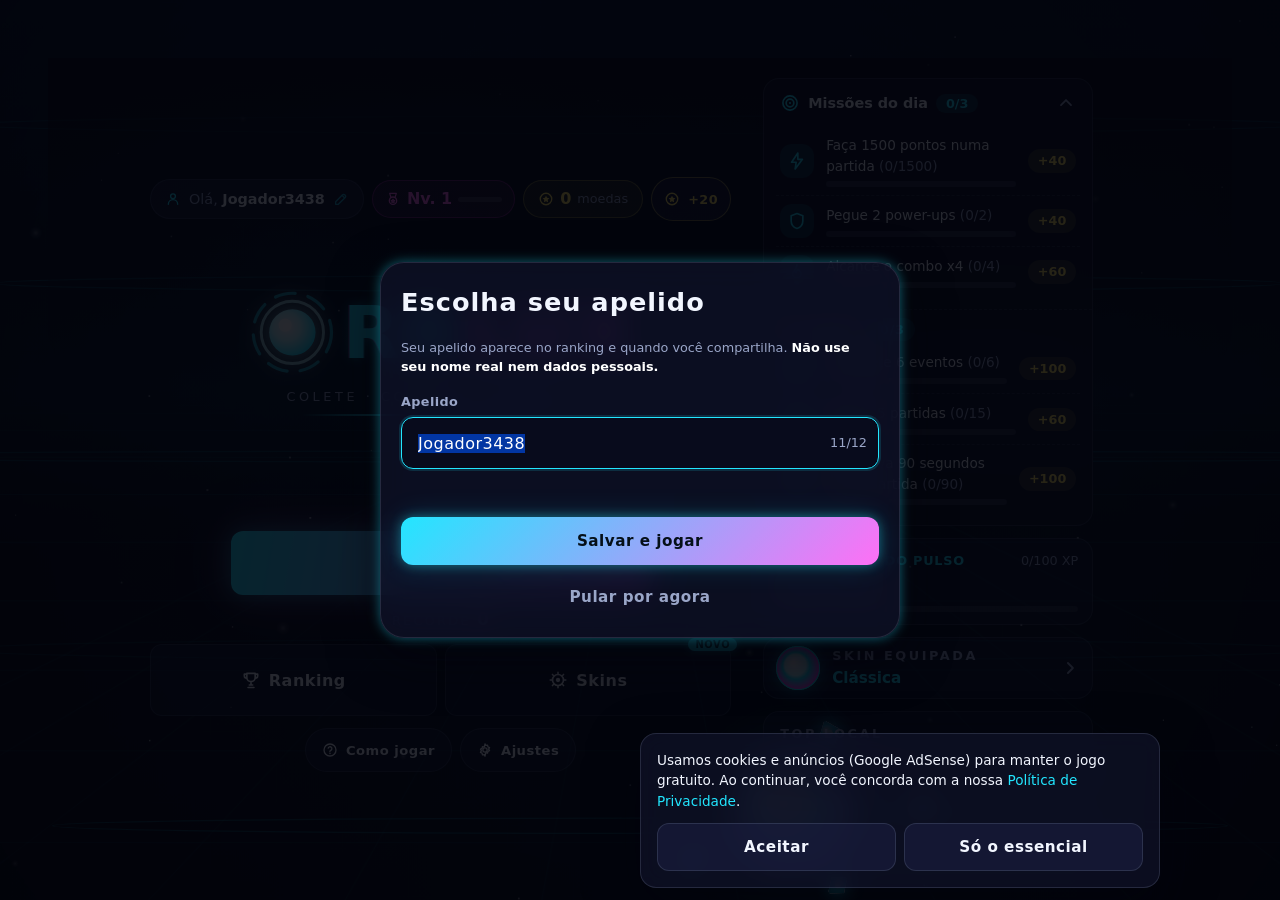
<file: index.html>
<!DOCTYPE html>
<html lang="pt-BR">
<head>
  <meta charset="UTF-8">
  <!-- CSP (auditoria 26/10/2026): sem scripts externos/inline hoje; os
       domínios de anúncio já entram liberados para quando o snippet do
       AdSense (comentado no fim do <head>) for ativado. Ver REVISAO_COMPLETA.md. -->
  <meta http-equiv="Content-Security-Policy" content="default-src 'self'; script-src 'self' https://*.googlesyndication.com https://*.googleadservices.com; style-src 'self' 'unsafe-inline'; img-src 'self' data: blob: https://*.googlesyndication.com https://*.doubleclick.net; font-src 'self'; connect-src 'self' https://*.supabase.co wss://*.supabase.co https://*.googlesyndication.com; media-src 'self' blob: data:; worker-src 'self' blob:; frame-src https://*.googlesyndication.com https://*.doubleclick.net https://*.googleadservices.com; object-src 'none'; base-uri 'self'; form-action 'self'">
  <meta name="viewport" content="width=device-width, initial-scale=1.0">
  <title>ORBLUX — jogo arcade neon grátis no navegador</title>
  <meta name="description" content="ORBLUX é um jogo arcade neon rápido e viciante: colete pulsos, acumule combos e desvie das barreiras. Grátis, direto no navegador do computador.">
  <meta name="keywords" content="orblux, jogo, arcade, neon, retrô, browser game, jogo gratuito, jogar online">
  <meta name="author" content="ORBLUX">
  <meta name="theme-color" content="#05060f">
  <link rel="canonical" href="https://EXEMPLO.com/">

  <!-- Open Graph (preview ao compartilhar no WhatsApp/Facebook/LinkedIn) -->
  <meta property="og:type" content="website">
  <meta property="og:site_name" content="ORBLUX">
  <meta property="og:title" content="ORBLUX — jogo arcade neon grátis no navegador">
  <meta property="og:description" content="Colete pulsos, acumule combos e desvie das barreiras. Partidas de 1 a 3 minutos. Jogue grátis no navegador.">
  <meta property="og:url" content="https://EXEMPLO.com/">
  <meta property="og:image" content="https://EXEMPLO.com/icons/og-image.png">
  <meta property="og:locale" content="pt_BR">
  <!-- Twitter / X -->
  <meta name="twitter:card" content="summary_large_image">
  <meta name="twitter:title" content="ORBLUX — jogo arcade neon grátis no navegador">
  <meta name="twitter:description" content="Colete pulsos, acumule combos e desvie das barreiras. Partidas de 1 a 3 minutos.">
  <meta name="twitter:image" content="https://EXEMPLO.com/icons/og-image.png">

  <link rel="icon" href="favicon.svg" type="image/svg+xml">
  <link rel="manifest" href="manifest.webmanifest">

  <link rel="preload" href="assets/fonts/orblux-display.woff2" as="font" type="font/woff2" crossorigin>
  <link rel="preload" href="assets/fonts/orblux-sans.woff2" as="font" type="font/woff2" crossorigin>
  <!-- Lighthouse (Parte 2): logo = elemento LCP; módulos descobertos em
       paralelo em vez de em cascata — 1ª visita em rede lenta mais rápida -->
  <link rel="preload" href="logo.svg" as="image">
  <link rel="modulepreload" href="js/game/game.js">
  <link rel="modulepreload" href="js/ui/screens.js">
  <link rel="modulepreload" href="js/core/audio.js">
  <link rel="modulepreload" href="js/core/input.js">
  <link rel="modulepreload" href="js/ui/ranking.js">
  <link rel="modulepreload" href="js/monetization/ads.js">
  <link rel="modulepreload" href="js/ui/skins-shop.js">
  <link rel="stylesheet" href="css/fonts.css">
  <link rel="stylesheet" href="css/style.css">

  <!-- Splash inline (Parte 2): fundo e marca pintados junto com o HTML,
       antes do CSS/fontes — sem flash branco e sem layout shift -->
  <style>
    #splash {
      position: fixed; inset: 0; z-index: 100;
      display: flex; flex-direction: column; align-items: center; justify-content: center;
      gap: 14px;
      background: radial-gradient(120% 90% at 50% 22%, #101a3d 0%, #05060f 62%);
    }
    #splash img { width: 76px; height: 76px; }
    #splash span { font: 600 12px/1 system-ui, sans-serif; letter-spacing: 0.28em; color: #8fa6d9; }
  </style>

  <!-- =========================================================
       GOOGLE ADSENSE — cole abaixo o snippet da sua conta
       (Painel AdSense > Anúncios > Por unidade de anúncio > Obter código)
       O slot de banner aparece na tela inicial (#ad-banner).
  <script async src="https://pagead2.googlesyndication.com/pagead/js/adsbygoogle.js?client=ca-pub-XXXXXXXXXXXXXXXX" crossorigin="anonymous"></script>
       ========================================================= -->
</head>
<body data-screen="menu">

  <!-- splash: sai sozinho no 1º quadro com o menu pronto (main.js) -->
  <div id="splash" aria-hidden="true"><img src="logo.svg" alt=""><span>CARREGANDO</span></div>

  <!-- ================= SPRITE DE ÍCONES (SVG inline, traço 2px) ================= -->
  <svg xmlns="http://www.w3.org/2000/svg" style="display:none" aria-hidden="true" focusable="false">
    <defs>
      <symbol id="ic-play" viewBox="0 0 24 24"><path d="M7 4.5v15l13-7.5z" fill="none" stroke="currentColor" stroke-width="2" stroke-linejoin="round"/></symbol>
      <symbol id="ic-help" viewBox="0 0 24 24"><circle cx="12" cy="12" r="9" fill="none" stroke="currentColor" stroke-width="2"/><path d="M9.3 9.2a2.8 2.8 0 1 1 3.6 3.4c-.7.3-1 1-1 1.7v.4" fill="none" stroke="currentColor" stroke-width="2" stroke-linecap="round"/><circle cx="12" cy="17.4" r="1.1" fill="currentColor"/></symbol>
      <symbol id="ic-trophy" viewBox="0 0 24 24"><path d="M7 4h10v5a5 5 0 0 1-10 0zM7 5H4v2a3 3 0 0 0 3 3M17 5h3v2a3 3 0 0 1-3 3M12 14v4M8.5 21h7M10 18h4" fill="none" stroke="currentColor" stroke-width="2" stroke-linecap="round" stroke-linejoin="round"/></symbol>
      <symbol id="ic-gear" viewBox="0 0 24 24"><circle cx="12" cy="12" r="3.2" fill="none" stroke="currentColor" stroke-width="2"/><path d="M12 2.8l1.2 2.4 2.6-.6 .6 2.6 2.4 1.2-1.4 2.2 1.4 2.2-2.4 1.2-.6 2.6-2.6-.6L12 21.2l-1.2-2.4-2.6.6-.6-2.6-2.4-1.2L6.6 13 5.2 10.8l2.4-1.2.6-2.6 2.6.6z" fill="none" stroke="currentColor" stroke-width="2" stroke-linejoin="round"/></symbol>
      <symbol id="ic-pause" viewBox="0 0 24 24"><path d="M9 5v14M15 5v14" fill="none" stroke="currentColor" stroke-width="2.4" stroke-linecap="round"/></symbol>
      <symbol id="ic-volume" viewBox="0 0 24 24"><path d="M4 9.5v5h3.5L12 19V5L7.5 9.5zM15.5 9a4.2 4.2 0 0 1 0 6M18 6.5a8 8 0 0 1 0 11" fill="none" stroke="currentColor" stroke-width="2" stroke-linecap="round" stroke-linejoin="round"/></symbol>
      <symbol id="ic-share" viewBox="0 0 24 24"><circle cx="18" cy="5.5" r="2.5" fill="none" stroke="currentColor" stroke-width="2"/><circle cx="6" cy="12" r="2.5" fill="none" stroke="currentColor" stroke-width="2"/><circle cx="18" cy="18.5" r="2.5" fill="none" stroke="currentColor" stroke-width="2"/><path d="M8.3 10.8l7.4-4M8.3 13.2l7.4 4" fill="none" stroke="currentColor" stroke-width="2"/></symbol>
      <symbol id="ic-install" viewBox="0 0 24 24"><path d="M12 3v10m0 0l-3.5-3.5M12 13l3.5-3.5M4.5 16v3a1.5 1.5 0 0 0 1.5 1.5h12a1.5 1.5 0 0 0 1.5-1.5v-3" fill="none" stroke="currentColor" stroke-width="2" stroke-linecap="round" stroke-linejoin="round"/></symbol>
      <symbol id="ic-mission" viewBox="0 0 24 24"><circle cx="12" cy="12" r="8.5" fill="none" stroke="currentColor" stroke-width="2"/><circle cx="12" cy="12" r="4.6" fill="none" stroke="currentColor" stroke-width="2"/><circle cx="12" cy="12" r="1.3" fill="currentColor"/></symbol>
      <symbol id="ic-coin" viewBox="0 0 24 24"><circle cx="12" cy="12" r="8.6" fill="none" stroke="currentColor" stroke-width="2"/><path d="M12 7.1l1.6 3.2 3.5.5-2.5 2.4.6 3.5L12 15.2l-3.2 1.5.6-3.5-2.5-2.4 3.5-.5z" fill="currentColor"/></symbol>
      <symbol id="ic-medal" viewBox="0 0 24 24"><circle cx="12" cy="14.5" r="5.5" fill="none" stroke="currentColor" stroke-width="2"/><path d="M9 10L7 3.5h10L15 10M12 12.4l.8 1.6 1.7.3-1.2 1.3.3 1.7-1.6-.8-1.6.8.3-1.7-1.2-1.3 1.7-.3z" fill="none" stroke="currentColor" stroke-width="1.8" stroke-linejoin="round"/></symbol>
      <symbol id="ic-shield" viewBox="0 0 24 24"><path d="M12 3l7 2.8V12c0 4.4-3 7.7-7 9-4-1.3-7-4.6-7-9V5.8z" fill="none" stroke="currentColor" stroke-width="2" stroke-linejoin="round"/></symbol>
      <symbol id="ic-bolt" viewBox="0 0 24 24"><path d="M13 2.5L5.5 13.5H11L9.8 21.5 18.5 10H13z" fill="none" stroke="currentColor" stroke-width="2" stroke-linejoin="round"/></symbol>
      <symbol id="ic-heart" viewBox="0 0 24 24"><path d="M12 20.3S3.8 15 3.8 9.2A4.7 4.7 0 0 1 12 6.1a4.7 4.7 0 0 1 8.2 3.1c0 5.8-8.2 11.1-8.2 11.1z" fill="currentColor" stroke="currentColor" stroke-width="1.6" stroke-linejoin="round"/></symbol>
      <symbol id="ic-heart-empty" viewBox="0 0 24 24"><path d="M12 20.3S3.8 15 3.8 9.2A4.7 4.7 0 0 1 12 6.1a4.7 4.7 0 0 1 8.2 3.1c0 5.8-8.2 11.1-8.2 11.1z" fill="none" stroke="currentColor" stroke-width="1.8" stroke-linejoin="round"/></symbol>
      <symbol id="ic-close" viewBox="0 0 24 24"><path d="M6 6l12 12M18 6L6 18" fill="none" stroke="currentColor" stroke-width="2.2" stroke-linecap="round"/></symbol>
      <symbol id="ic-restart" viewBox="0 0 24 24"><path d="M4.5 12a7.5 7.5 0 1 1 2.4 5.5M4.5 12V7.5M4.5 12H9" fill="none" stroke="currentColor" stroke-width="2" stroke-linecap="round" stroke-linejoin="round"/></symbol>
      <symbol id="ic-menu" viewBox="0 0 24 24"><path d="M4 10.5L12 4l8 6.5V20a1 1 0 0 1-1 1h-4.5v-6h-5v6H5a1 1 0 0 1-1-1z" fill="none" stroke="currentColor" stroke-width="2" stroke-linejoin="round"/></symbol>
      <symbol id="ic-check" viewBox="0 0 24 24"><path d="M4.5 12.5l5 5 10-11" fill="none" stroke="currentColor" stroke-width="2.4" stroke-linecap="round" stroke-linejoin="round"/></symbol>
      <symbol id="ic-clock" viewBox="0 0 24 24"><circle cx="12" cy="12" r="8.5" fill="none" stroke="currentColor" stroke-width="2"/><path d="M12 7v5.3l3.4 2" fill="none" stroke="currentColor" stroke-width="2" stroke-linecap="round"/></symbol>
      <symbol id="ic-pulse" viewBox="0 0 24 24"><path d="M12 2.8l3 6.2 6.8 1-4.9 4.7 1.2 6.8-6.1-3.2-6.1 3.2 1.2-6.8L2.2 10l6.8-1z" fill="none" stroke="currentColor" stroke-width="1.9" stroke-linejoin="round"/></symbol>
      <symbol id="ic-video" viewBox="0 0 24 24"><rect x="2.5" y="6" width="13" height="12" rx="2.5" fill="none" stroke="currentColor" stroke-width="2"/><path d="M15.5 10.5l6-3v9l-6-3z" fill="none" stroke="currentColor" stroke-width="2" stroke-linejoin="round"/></symbol>
      <symbol id="ic-copy" viewBox="0 0 24 24"><rect x="8.5" y="8.5" width="12" height="12" rx="2.5" fill="none" stroke="currentColor" stroke-width="2"/><path d="M15.5 5.5H5.5a2 2 0 0 0-2 2v10" fill="none" stroke="currentColor" stroke-width="2" stroke-linecap="round"/></symbol>
      <symbol id="ic-trash" viewBox="0 0 24 24"><path d="M4.5 7h15M9.5 7V4.8h5V7M6.5 7l1 13h9l1-13M10.2 10.5v6M13.8 10.5v6" fill="none" stroke="currentColor" stroke-width="2" stroke-linecap="round" stroke-linejoin="round"/></symbol>
      <symbol id="ic-flame" viewBox="0 0 24 24"><path d="M12 3c1 3.4-2.5 4.4-2.5 7.5 0 1.3.7 2.2 1.5 2.6-.2-2 1.2-3 2-4.6 2.6 1.9 4 4.3 4 6.6A5.5 5.5 0 0 1 6.5 15c0-4.5 5.5-6 5.5-12z" fill="none" stroke="currentColor" stroke-width="1.9" stroke-linejoin="round"/></symbol>
      <symbol id="ic-whatsapp" viewBox="0 0 24 24"><path d="M12 3.2a8.8 8.8 0 0 0-7.5 13.3L3.2 21l4.7-1.2A8.8 8.8 0 1 0 12 3.2z" fill="none" stroke="currentColor" stroke-width="1.9" stroke-linejoin="round"/><path d="M9 8.2c.5-.2.8 0 1 .5l.5 1c.1.3 0 .6-.3.8l-.4.4c.5 1 1.3 1.7 2.3 2.2l.4-.4c.2-.3.5-.4.8-.3l1 .5c.5.2.7.5.5 1-.4.9-1.3 1.3-2.2 1.1-2.8-.6-5-2.8-5.6-5.6-.2-.9.2-1.8 1-2.2z" fill="currentColor"/></symbol>
      <symbol id="ic-x" viewBox="0 0 24 24"><path d="M4 4l7.2 9.3L4.4 20h2.4l5.5-5.6L16.8 20H20l-7.5-9.7L18.9 4h-2.4l-4.9 5.1L8 4z" fill="currentColor"/></symbol>
      <symbol id="ic-chevron" viewBox="0 0 24 24"><path d="M6 9.5l6 6 6-6" fill="none" stroke="currentColor" stroke-width="2.2" stroke-linecap="round" stroke-linejoin="round"/></symbol>
      <symbol id="ic-contrast" viewBox="0 0 24 24"><circle cx="12" cy="12" r="9" fill="none" stroke="currentColor" stroke-width="2"/><path d="M12 3a9 9 0 0 1 0 18z" fill="currentColor"/></symbol>
      <symbol id="ic-edit" viewBox="0 0 24 24"><path d="M4 20h4l10-10a2.8 2.8 0 0 0-4-4L4 16z" fill="none" stroke="currentColor" stroke-width="2" stroke-linejoin="round"/><path d="M13.5 6.5l4 4" fill="none" stroke="currentColor" stroke-width="2"/></symbol>
      <symbol id="ic-skin" viewBox="0 0 24 24"><circle cx="12" cy="12" r="6.6" fill="none" stroke="currentColor" stroke-width="2"/><circle cx="12" cy="12" r="2.6" fill="currentColor"/><path d="M12 2.6v2.2M12 19.2v2.2M2.6 12h2.2M19.2 12h2.2M5.3 5.3l1.6 1.6M17.1 17.1l1.6 1.6M18.7 5.3l-1.6 1.6M6.9 17.1l-1.6 1.6" stroke="currentColor" stroke-width="1.8" stroke-linecap="round"/></symbol>
      <symbol id="ic-check2" viewBox="0 0 24 24"><circle cx="12" cy="12" r="9" fill="none" stroke="currentColor" stroke-width="2"/><path d="M7.8 12.4l2.8 2.8 5.6-6" fill="none" stroke="currentColor" stroke-width="2.2" stroke-linecap="round" stroke-linejoin="round"/></symbol>
      <symbol id="ic-user" viewBox="0 0 24 24"><circle cx="12" cy="8" r="3.6" fill="none" stroke="currentColor" stroke-width="2"/><path d="M5 20a7 7 0 0 1 14 0" fill="none" stroke="currentColor" stroke-width="2" stroke-linecap="round"/></symbol>
      <symbol id="ic-globe" viewBox="0 0 24 24"><circle cx="12" cy="12" r="9" fill="none" stroke="currentColor" stroke-width="2"/><path d="M3 12h18M12 3c2.6 2.4 4 5.6 4 9s-1.4 6.6-4 9c-2.6-2.4-4-5.6-4-9s1.4-6.6 4-9z" fill="none" stroke="currentColor" stroke-width="2"/></symbol>
      <symbol id="ic-chat" viewBox="0 0 24 24"><path d="M4 5.5h16v10.5H9.6L5.4 19.6V16H4z" fill="none" stroke="currentColor" stroke-width="2" stroke-linejoin="round"/></symbol>
      <symbol id="ic-send" viewBox="0 0 24 24"><path d="M20.5 3.5l-6.4 17-3.3-7.3L3.5 9.9zM10.8 13.2l9.7-9.7" fill="none" stroke="currentColor" stroke-width="2" stroke-linejoin="round"/></symbol>
      <symbol id="ic-flag" viewBox="0 0 24 24"><path d="M6 3.5v17M6 4.5h12l-3 4 3 4H6" fill="none" stroke="currentColor" stroke-width="2" stroke-linejoin="round"/></symbol>
      <!-- 1.1.0 — ícones dos novos drops (traço 2px, currentColor) -->
      <symbol id="ic-magnet" viewBox="0 0 24 24"><path d="M7 4v6q0 5 5 5t5-5V4M7 7h4M13 7h4" fill="none" stroke="currentColor" stroke-width="2" stroke-linecap="round" stroke-linejoin="round"/></symbol>
      <symbol id="ic-repair" viewBox="0 0 24 24"><path d="M12 20.2L4.2 11.8l3.6-4.6 4.2 3.2 4.2-3.2 3.6 4.6z" fill="none" stroke="currentColor" stroke-width="2" stroke-linejoin="round"/></symbol>
      <symbol id="ic-phase" viewBox="0 0 24 24"><circle cx="12" cy="12" r="8.6" fill="none" stroke="currentColor" stroke-width="2"/><circle cx="12" cy="12" r="4" fill="none" stroke="currentColor" stroke-width="2"/></symbol>
      <symbol id="ic-slow" viewBox="0 0 24 24"><path d="M7 3h10M7 21h10M8 3v3.2l4 4 4-4V3M8 21v-3.2l4-4 4 4V21" fill="none" stroke="currentColor" stroke-width="2" stroke-linecap="round" stroke-linejoin="round"/></symbol>
      <symbol id="ic-lock" viewBox="0 0 24 24"><rect x="5" y="10.2" width="14" height="9.8" rx="2" fill="none" stroke="currentColor" stroke-width="2"/><path d="M8.2 10.2V7.4a3.8 3.8 0 0 1 7.6 0v2.8" fill="none" stroke="currentColor" stroke-width="2" stroke-linecap="round"/></symbol>
      <symbol id="ic-nova" viewBox="0 0 24 24"><path d="M12 2.4v19.2M2.4 12h19.2M5.2 5.2l13.6 13.6M18.8 5.2L5.2 18.8" fill="none" stroke="currentColor" stroke-width="2" stroke-linecap="round"/></symbol>
      <symbol id="ic-surge" viewBox="0 0 24 24"><path d="M4 12l2.6-3.8L9.2 12l-2.6 3.8zM10.7 12l2.6-3.8L15.9 12l-2.6 3.8zM17.4 12l2.6-3.8L22.6 12l-2.6 3.8z" fill="none" stroke="currentColor" stroke-width="2" stroke-linejoin="round"/></symbol>
      <symbol id="ic-crystal" viewBox="0 0 24 24"><path d="M12 2.4l6.4 7.2L12 21.6 5.6 9.6zM5.6 9.6h12.8" fill="none" stroke="currentColor" stroke-width="2" stroke-linejoin="round"/></symbol>
      <symbol id="ic-turbo" viewBox="0 0 24 24"><path d="M5 5l7 7-7 7M12 5l7 7-7 7" fill="none" stroke="currentColor" stroke-width="2" stroke-linecap="round" stroke-linejoin="round"/></symbol>
      <symbol id="ic-dreno" viewBox="0 0 24 24"><circle cx="12" cy="12" r="4.2" fill="none" stroke="currentColor" stroke-width="2"/><path d="M12 2.6V6M12 18v3.4M2.6 12H6M18 12h3.4" fill="none" stroke="currentColor" stroke-width="2" stroke-linecap="round"/></symbol>
    </defs>
  </svg>

  <canvas id="game-canvas" aria-label="Área do jogo ORBLUX"></canvas>

  <!-- ================= HUD (durante a partida) ================= -->
  <div id="hud" class="hud" hidden>
    <div id="damage-flash" class="damage-flash" aria-hidden="true"></div>
    <div class="hud-top">
      <div class="hud-score">
        <span class="hud-score-label">Pontos</span>
        <span id="hud-score" class="hud-score-value">0</span>
        <!-- vidas como pips minúsculos sob o placar (P1-4) -->
        <div id="hud-lives" class="hud-lives" aria-label="Vidas restantes"></div>
      </div>
      <div class="hud-chiprow">
        <span id="hud-level" class="hud-level"><span id="hud-level-text">NÍV 1</span><span class="hud-level-bar" aria-hidden="true"><span id="hud-level-fill"></span></span></span>
        <!-- onda virou só leitor de tela (P1-4); o jogador vê o toast "ONDA n" -->
        <span id="hud-wave" class="sr-only" role="status" aria-live="polite" aria-label="Onda atual">ONDA 1</span>
      </div>
      <!-- barra de combo full-width com pílula xN na ponta (P1-4) -->
      <div class="hud-combo" id="hud-combo-wrap" aria-label="Barra de combo">
        <div class="combo-track"><div id="combo-fill" class="combo-fill"></div></div>
        <span id="hud-combo" class="hud-combo-x">x1</span>
      </div>
      <!-- power-ups sob a barra, alinhados à direita (fluem no fluxo do topo) -->
      <div id="hud-powerups" class="hud-powerups"></div>
    </div>
    <button id="btn-pause" class="icon-btn hud-pause" aria-label="Pausar jogo" data-action="pause">
      <svg class="ic" aria-hidden="true"><use href="#ic-pause"/></svg>
    </button>
    <div id="hud-toast" class="hud-toast" hidden></div>
    <div id="hud-evento" class="hud-evento" hidden aria-live="polite">
      <span class="evento-nome"></span>
      <span class="evento-barra"><i></i></span>
    </div>
  </div>

  <!-- ================= TUTORIAL ================= -->
  <div id="tutorial" class="tutorial" hidden>
    <div id="tutorial-text" class="tutorial-text" role="status" aria-live="polite"></div>
  </div>

  <!-- ================= TELA: MENU ================= -->
  <section id="screen-menu" class="screen active" data-screen="menu" aria-label="Menu principal">
    <div class="menu-wrap">
      <div class="menu-topbar">
        <button class="nick-chip" data-action="edit-nickname" aria-label="Alterar apelido">
          <svg class="ic ic-sm" aria-hidden="true"><use href="#ic-user"/></svg>
          <span>Olá, <b id="menu-nickname">Jogador</b></span>
          <svg class="ic ic-sm nick-chip-pencil" aria-hidden="true"><use href="#ic-edit"/></svg>
        </button>
        <div class="coin-row">
          <span id="maestria-chip" class="maestria-chip" aria-label="Maestria">
            <svg class="ic ic-sm" aria-hidden="true"><use href="#ic-medal"/></svg>
            <span id="maestria-level">Nv. 1</span>
            <span class="maestria-track" aria-hidden="true"><span id="maestria-fill"></span></span>
          </span>
          <span id="coin-chip" class="coin-chip" aria-label="Suas moedas">
            <svg class="ic ic-sm" aria-hidden="true"><use href="#ic-coin"/></svg>
            <span id="menu-coins">0</span>
            <span class="coin-chip-unit">moedas</span>
          </span>
          <button class="btn btn-daily daily-pill" id="btn-daily" hidden aria-label="Resgatar recompensa diária">
            <svg class="ic ic-sm" aria-hidden="true"><use href="#ic-coin"/></svg>
            <span id="btn-daily-label">+20</span>
          </button>
        </div>
      </div>

      <header class="menu-brand">
        <h1 class="logo" aria-label="ORBLUX">
          <svg class="logo-orb" viewBox="0 0 64 64" aria-hidden="true" focusable="false">
            <defs>
              <radialGradient id="orbGrad" cx="38%" cy="38%" r="65%">
                <stop offset="0%" stop-color="#ffffff"/>
                <stop offset="45%" stop-color="#22e6ff"/>
                <stop offset="100%" stop-color="#ff3df0"/>
              </radialGradient>
            </defs>
            <circle class="orb-ring" cx="32" cy="32" r="27" fill="none" stroke="#ff3df0" stroke-width="2.2" stroke-dasharray="14 9" stroke-linecap="round" opacity="0.6"/>
            <circle cx="32" cy="32" r="21.5" fill="none" stroke="#22e6ff" stroke-width="2" opacity="0.75"/>
            <circle cx="32" cy="32" r="16" fill="url(#orbGrad)"/>
            <circle cx="27" cy="27" r="4.5" fill="#ffffff" opacity="0.85"/>
          </svg><span class="logo-a">RB</span><span class="logo-b">LUX</span>
        </h1>
        <p class="tagline">Colete · Combine · Sobreviva</p>
      </header>

      <div class="menu-main">
        <button class="btn btn-primary btn-big btn-play" data-action="play">
          <svg class="ic ic-lg" aria-hidden="true"><use href="#ic-play"/></svg> JOGAR
        </button>
        <p class="menu-record">Recorde <span id="menu-best">0</span></p>

        <!-- Nível 1: destinos largos (Ranking, Skins) -->
        <div class="menu-dests">
          <button class="btn" data-action="ranking">
            <svg class="ic" aria-hidden="true"><use href="#ic-trophy"/></svg> Ranking
          </button>
          <button class="btn" data-action="skins" id="btn-skins">
            <svg class="ic" aria-hidden="true"><use href="#ic-skin"/></svg> Skins
            <span id="skins-badge" class="new-badge" hidden>Novo</span>
          </button>
        </div>

        <!-- Nível 3: linha pequena de atalhos + recursos quando liberados -->
        <nav class="menu-small" aria-label="Opções">
          <button class="btn" data-action="howto">
            <svg class="ic" aria-hidden="true"><use href="#ic-help"/></svg> Como jogar
          </button>
          <button class="btn" data-action="settings">
            <svg class="ic" aria-hidden="true"><use href="#ic-gear"/></svg> Ajustes
          </button>
          <button class="btn" data-action="install" id="btn-install" hidden>
            <svg class="ic" aria-hidden="true"><use href="#ic-install"/></svg> Instalar
          </button>
          <button class="btn" data-action="social" id="btn-social" hidden>
            <svg class="ic" aria-hidden="true"><use href="#ic-globe"/></svg> Comunidade
          </button>
          <button class="btn" data-action="chat" id="btn-chat" hidden>
            <svg class="ic" aria-hidden="true"><use href="#ic-chat"/></svg> Chat
          </button>
          <button class="btn" data-action="clans" id="btn-clans" hidden>
            <svg class="ic" aria-hidden="true"><use href="#ic-flag"/></svg> Clãs
          </button>
          <button class="btn" data-action="tournament" id="btn-tournament" hidden>
            <svg class="ic" aria-hidden="true"><use href="#ic-trophy"/></svg> Torneio
          </button>
        </nav>
      </div>

      <aside class="menu-side">
        <section id="missions-card" class="missions-card" aria-label="Missões do dia e da semana">
          <button class="missions-toggle" data-action="toggle-missions" aria-expanded="true" aria-controls="missions-list">
            <svg class="ic" aria-hidden="true"><use href="#ic-mission"/></svg>
            <span>Missões do dia</span>
            <span id="missions-count" class="chip"></span>
            <svg class="ic chev" aria-hidden="true"><use href="#ic-chevron"/></svg>
          </button>
          <ul id="missions-list" class="missions-list"></ul>
          <!-- Fase 2 (retenção): missões semanais — reset na segunda -->
          <p class="missions-week-title" id="missions-week-title">
            <svg class="ic ic-sm" aria-hidden="true"><use href="#ic-trophy"/></svg>
            <span>Semana</span>
            <span id="missions-week-count" class="chip"></span>
          </p>
          <ul id="missions-week-list" class="missions-list"></ul>
        </section>

        <!-- Análise de retenção: próxima recompensa da Maestria (cosmética) -->
        <div id="maestria-next" class="maestria-next" aria-label="Próxima recompensa da Maestria">
          <span class="maestria-next-head">
            <svg class="ic ic-sm" aria-hidden="true"><use href="#ic-medal"/></svg>
            <span id="maestria-titulo" class="maestria-next-titulo">Iniciante do Pulso</span>
            <span id="maestria-next-frac" class="maestria-next-frac">0/0 XP</span>
          </span>
          <b id="maestria-next-name" class="maestria-next-name">—</b>
          <div class="go-prog-track"><span id="maestria-next-fill"></span></div>
        </div>

        <!-- P2: skin equipada — card visual clicável (abre a loja de skins) -->
        <button id="menu-skin-card" class="menu-skin-card" data-action="skins" type="button">
          <canvas id="menu-skin-orb" class="menu-skin-orb" width="96" height="96" aria-hidden="true"></canvas>
          <span class="menu-skin-text">
            <span class="menu-skin-label">Skin equipada</span>
            <b id="menu-skin-name" class="menu-skin-name">Orbe</b>
          </span>
          <svg class="ic" aria-hidden="true"><use href="#ic-chevron"/></svg>
        </button>

        <!-- P2: pódio local — só na coluna do desktop -->
        <section id="menu-top3" class="menu-top3" aria-label="Melhores pontuações" hidden>
          <p class="menu-top3-title">Top local</p>
          <ol id="menu-top3-list" class="top3-list"></ol>
        </section>

        <!-- Espaço de anúncio (banner). Escondido sem anúncio real/consentimento.
             Ao colar o código do AdSense no <head>, o conteúdo real entra aqui. -->
        <div id="ad-banner" class="ad-slot" hidden>
          <span class="ad-label">Publicidade</span>
          <span>Banner 320×100 — cole aqui o código do AdSense</span>
        </div>

        <footer class="menu-footer">
          <a href="privacy.html">Política de Privacidade</a>
          <a href="termos.html" target="_blank" rel="noopener">Termos da Comunidade</a>
        </footer>
      </aside>
    </div>
  </section>

  <!-- ================= TELA: COMO JOGAR ================= -->
  <section id="screen-howto" class="screen" data-screen="howto" aria-label="Como jogar" role="dialog" aria-modal="true">
    <div class="panel sheet">
      <div class="panel-head">
        <h2 class="panel-title">Como jogar</h2>
        <button class="icon-btn" data-action="menu" aria-label="Fechar">
          <svg class="ic" aria-hidden="true"><use href="#ic-close"/></svg>
        </button>
      </div>
      <div class="panel-body">
        <ul class="howto-list">
          <li>
            <span class="howto-ic"><!-- mini-sprite: orbe --><svg class="mini" viewBox="0 0 40 40" aria-hidden="true" focusable="false"><circle cx="20" cy="20" r="15" fill="none" stroke="#22e6ff" stroke-width="2" opacity="0.75"/><circle cx="20" cy="20" r="11" fill="#22e6ff"/><circle cx="20" cy="20" r="11" fill="none" stroke="#ff3df0" stroke-width="1.5" opacity="0.5"/><circle cx="16.5" cy="16.5" r="3.4" fill="#fff"/></svg></span>
            <div><b>Mova a orbe</b>Arraste o mouse na tela ou use WASD / as setas.</div>
          </li>
          <li>
            <span class="howto-ic"><!-- mini-sprite: pulso (losango) --><svg class="mini" viewBox="0 0 40 40" aria-hidden="true" focusable="false"><path d="M20 4 L34 20 L20 36 L6 20 Z" fill="#22e6ff" stroke="#bef8ff" stroke-width="2" stroke-linejoin="round"/><circle cx="20" cy="20" r="3.6" fill="#fff"/></svg></span>
            <div><b>Colete os pulsos</b>Cada coleta aumenta seu combo (até x5). Sem coletar por 3,5 s, o combo zera.</div>
          </li>
          <li>
            <span class="howto-ic"><!-- mini-sprite: barreira (tubo) --><svg class="mini" viewBox="0 0 40 40" aria-hidden="true" focusable="false"><rect x="3" y="13.5" width="34" height="13" rx="6.5" fill="rgba(255,77,109,0.3)" stroke="#ff5d7a" stroke-width="2.5"/><line x1="9" y1="20" x2="31" y2="20" stroke="#ffe2dc" stroke-width="3" stroke-linecap="round"/></svg></span>
            <div><b>Desvie das barreiras</b>Barras vermelhas descem e drones magenta oscilam. Bater custa 1 vida e zera o combo.</div>
          </li>
          <li>
            <span class="howto-ic"><!-- mini-sprite: escudo (hexágono) --><svg class="mini" viewBox="0 0 40 40" aria-hidden="true" focusable="false"><path d="M20 4 L33 11.5 L33 26.5 L20 34 L7 26.5 L7 11.5 Z" fill="rgba(10,26,18,0.92)" stroke="#4dff9e" stroke-width="2.5" stroke-linejoin="round"/><path d="M20 12.5 L26 15.5 V21 Q26 25.5 20 27.8 Q14 25.5 14 21 V15.5 Z" fill="none" stroke="#4dff9e" stroke-width="2" stroke-linejoin="round"/></svg></span>
            <div><b>Power-ups</b>Escudo absorve 1 batida. O raio dobra seus pontos por 8 segundos.</div>
          </li>
          <li>
            <span class="howto-ic"><svg class="mini" viewBox="0 0 24 24" aria-hidden="true" focusable="false" style="color:#22e6ff"><use href="#ic-magnet"/></svg></span>
            <div><b>Drops</b>Ímã, Reparo, Fase, Turbo, Câmara lenta, Trava de combo, Escudo de pulso, Dreno, Nova, Surto de pulsos e Cristal caem na partida (11 no total). No máximo 3 efeitos ativos ao mesmo tempo.</div>
          </li>
          <li>
            <span class="howto-ic"><svg class="mini" viewBox="0 0 24 24" aria-hidden="true" focusable="false" style="color:#ffd54a"><use href="#ic-flag"/></svg></span>
            <div><b>Eventos</b>De vez em quando um evento começa, sempre com aviso de 2 segundos: Chuva de Pulsos, Tempestade de Barreiras, Hora Dourada, Frenesi de Combo e Apagão. Dá para desligar nos ajustes.</div>
          </li>
          <li>
            <span class="howto-ic"><!-- mini-sprite: drone (hexágono magenta) --><svg class="mini" viewBox="0 0 40 40" aria-hidden="true" focusable="false"><path d="M20 5 L33 12.5 L33 27.5 L20 35 L7 27.5 L7 12.5 Z" fill="rgba(28,7,34,0.9)" stroke="#ff3df0" stroke-width="2.5" stroke-linejoin="round"/><circle cx="20" cy="20" r="5" fill="#fff"/><circle cx="22.5" cy="20" r="1.8" fill="#ff3df0"/></svg></span>
            <div><b>Sobreviva</b>A velocidade sobe a cada segundo. A cada 1000 pontos você sobe de nível!</div>
          </li>
        </ul>
      </div>
      <div class="panel-foot">
        <button class="btn btn-primary" data-action="play">
          <svg class="ic" aria-hidden="true"><use href="#ic-play"/></svg> Jogar agora
        </button>
        <button class="btn" data-action="menu">Voltar</button>
      </div>
    </div>
  </section>

  <!-- ================= TELA: RANKING + CONQUISTAS ================= -->
  <section id="screen-ranking" class="screen" data-screen="ranking" aria-label="Ranking e conquistas" role="dialog" aria-modal="true">
    <div class="panel panel-wide sheet">
      <div class="panel-head">
        <h2 class="panel-title">Ranking</h2>
        <button class="icon-btn" data-action="menu" aria-label="Fechar">
          <svg class="ic" aria-hidden="true"><use href="#ic-close"/></svg>
        </button>
      </div>
      <div class="panel-body rank-cols">
        <div class="rank-main">
        <div class="shop-filters" id="ranking-scopes" role="group" aria-label="Escopo do ranking" hidden>
          <button class="chip-btn active" data-rank-scope="local" aria-pressed="true">Local</button>
          <button class="chip-btn" data-rank-scope="global" aria-pressed="false">Global</button>
        </div>

        <div id="ranking-local">
          <div id="ranking-podium" class="podium" hidden></div>
          <ol id="ranking-list" class="ranking-list"></ol>
          <div id="ranking-empty" class="empty-state" hidden>
            <svg class="ic" aria-hidden="true"><use href="#ic-trophy"/></svg>
            <p>Nenhuma partida ainda.<br>Jogue e conquiste o primeiro lugar!</p>
          </div>
        </div>

        <!-- Ranking global (camada social): só com GLOBAL_RANKING_ENABLED -->
        <div id="ranking-global" hidden>
          <h3 class="card-title">
            <svg class="ic" aria-hidden="true"><use href="#ic-globe"/></svg> Ranking global
          </h3>
          <p id="ranking-global-status" class="shop-status" role="status" aria-live="polite" hidden></p>
          <ol id="ranking-global-list" class="ranking-list"></ol>
          <p id="ranking-global-my" class="small muted" hidden></p>
          <div id="ranking-global-cta" class="empty-state" hidden>
            <svg class="ic" aria-hidden="true"><use href="#ic-globe"/></svg>
            <p>Entre na comunidade para disputar o ranking global.</p>
            <button class="btn btn-small" data-action="social">Comunidade</button>
          </div>
          <div class="panel-foot column" id="ranking-global-foot" hidden>
            <button class="btn btn-small" id="ranking-global-more" hidden>Carregar mais</button>
            <button class="btn btn-primary" id="ranking-global-retry" hidden>Tentar de novo</button>
          </div>
        </div>

        <!-- Desafio do Dia (LOCAL): semente do calendário, sem servidor.
             Recorde local honesto — o ranking global continua só com backend -->
        <div id="daily-local" hidden>
          <h3 class="card-title">
            <svg class="ic" aria-hidden="true"><use href="#ic-flame"/></svg> Desafio do Dia
          </h3>
          <p class="small muted">Mesmo percurso para todo mundo que jogar hoje, gerado do calendário — sem servidor e sem moedas extras. O recorde fica guardado neste aparelho.</p>
          <p id="daily-local-date" class="small"></p>
          <p id="daily-local-best" class="small muted">—</p>
          <div class="panel-foot column">
            <button class="btn btn-primary" id="daily-local-play">Jogar Desafio do Dia</button>
          </div>
        </div>

        <!-- Corrida do Dia (Fase 5): semente do servidor; mesma rota p/ todos -->
        <div id="daily-race" hidden>
          <h3 class="card-title">
            <svg class="ic" aria-hidden="true"><use href="#ic-flame"/></svg> Corrida do Dia
          </h3>
          <p class="small muted">O servidor entrega a semente de hoje: a mesma rota para todo mundo. Só o recorde conta — sem moedas extras.</p>
          <p id="daily-date" class="small"></p>
          <p id="daily-best" class="small muted">—</p>
          <p id="daily-status" class="shop-status" role="status" aria-live="polite" hidden></p>
          <div id="daily-cta" class="empty-state" hidden>
            <svg class="ic" aria-hidden="true"><use href="#ic-globe"/></svg>
            <p>Entre na comunidade para disputar a Corrida do Dia.</p>
            <button class="btn btn-small" data-action="social">Comunidade</button>
          </div>
          <div class="panel-foot column" id="daily-foot" hidden>
            <button class="btn btn-primary" id="daily-play" disabled>Jogar Corrida do Dia</button>
            <button class="btn btn-small" id="daily-retry" hidden>Tentar de novo</button>
          </div>
        </div>
        </div><!-- /rank-main -->

        <div class="rank-ach">
          <h3 class="card-title">
            <svg class="ic" aria-hidden="true"><use href="#ic-medal"/></svg> Conquistas
            <span id="achievements-count" class="chip"></span>
          </h3>
          <div id="achievements-grid" class="achievements-grid"></div>
        </div>
      </div>
      <div class="panel-foot">
        <button class="btn" data-action="share-rank">
          <svg class="ic" aria-hidden="true"><use href="#ic-share"/></svg> Compartilhar recorde
        </button>
        <button class="btn" data-action="menu">Voltar</button>
      </div>
    </div>
  </section>

  <!-- ================= TELA: CONFIGURAÇÕES ================= -->
  <section id="screen-settings" class="screen" data-screen="settings" aria-label="Configurações" role="dialog" aria-modal="true">
    <div class="panel sheet">
      <div class="panel-head">
        <h2 class="panel-title">Configurações</h2>
        <button class="icon-btn" data-action="menu" aria-label="Fechar">
          <svg class="ic" aria-hidden="true"><use href="#ic-close"/></svg>
        </button>
      </div>
      <div class="panel-body">
        <div class="settings-group">
          <h3><svg class="ic" aria-hidden="true"><use href="#ic-user"/></svg> Perfil</h3>
          <div class="setting-row">
            <span class="label">Apelido</span>
            <span class="setting-nick"><b id="set-nickname">Jogador</b>
              <button class="btn btn-small" data-action="edit-nickname">Alterar</button>
            </span>
          </div>
          <p class="small muted" style="padding:2px 4px">Salvo apenas neste dispositivo. Aparece no ranking e ao compartilhar.</p>
        </div>
        <div class="settings-group">
          <h3>Áudio</h3>
          <label class="setting-row">
            <span class="label"><svg class="ic" aria-hidden="true"><use href="#ic-volume"/></svg> Efeitos sonoros</span>
            <input type="checkbox" id="set-sound" class="switch">
          </label>
          <label class="setting-row">
            <span class="label"><svg class="ic" aria-hidden="true"><use href="#ic-volume"/></svg> Música</span>
            <input type="checkbox" id="set-music" class="switch">
          </label>
          <label class="setting-row">
            <span class="label">Volume</span>
            <input type="range" id="set-volume" class="range" min="0" max="100" value="70" aria-label="Volume">
          </label>
        </div>
        <div class="settings-group">
          <h3>Jogabilidade</h3>
          <label class="setting-row">
            <span class="label"><svg class="ic" aria-hidden="true"><use href="#ic-restart"/></svg> Repetir tutorial</span>
            <input type="checkbox" id="set-tutorial" class="switch">
          </label>
          <label class="setting-row">
            <span class="label"><svg class="ic" aria-hidden="true"><use href="#ic-flag"/></svg> Eventos</span>
            <input type="checkbox" id="set-eventos" class="switch">
          </label>
        </div>
        <div class="settings-group">
          <h3>Imagem</h3>
          <label class="setting-row">
            <span class="label">Qualidade de imagem</span>
            <select id="set-quality" class="select" aria-label="Qualidade de imagem">
              <option value="auto">Automática</option>
              <option value="alta">Alta (HD)</option>
              <option value="media">Média</option>
              <option value="baixa">Baixa</option>
            </select>
          </label>
          <p class="small muted" style="padding:2px 4px">Automática só reduz se o aparelho travar. Alta mantém 100% da resolução da tela.</p>
        </div>
        <div class="settings-group">
          <h3>Acessibilidade</h3>
          <label class="setting-row">
            <span class="label"><svg class="ic" aria-hidden="true"><use href="#ic-pulse"/></svg> Reduzir movimento</span>
            <input type="checkbox" id="set-reduce" class="switch">
          </label>
          <label class="setting-row">
            <span class="label"><svg class="ic" aria-hidden="true"><use href="#ic-contrast"/></svg> Alto contraste</span>
            <input type="checkbox" id="set-contrast" class="switch">
          </label>
        </div>
        <div class="settings-group">
          <h3><svg class="ic" aria-hidden="true"><use href="#ic-skin"/></svg> Compras</h3>
          <p class="small muted" style="padding:2px 4px">Skins são visuais e ficam ligadas à conta Google da Play Store.</p>
          <button class="btn" data-shop="restore-settings" style="width:100%">
            <svg class="ic" aria-hidden="true"><use href="#ic-restart"/></svg> Restaurar compras
          </button>
        </div>
        <div class="settings-group" id="group-moedas">
          <h3><svg class="ic" aria-hidden="true"><use href="#ic-coin"/></svg> Moedas</h3>
          <div class="coin-balance-line">
            <span class="label">Saldo</span>
            <span id="set-coins" class="record-value">0</span>
          </div>
          <p class="small muted" style="padding:2px 4px">Moedas são virtuais, sem valor monetário: só se ganham jogando (partidas, missões, conquistas e recompensa diária) e não se compram, vendem, trocam nem transferem. Ficam salvas apenas neste dispositivo.</p>
          <details class="extrato" id="extrato">
            <summary>Extrato — últimas <span id="extrato-count">0</span> movimentações</summary>
            <ul id="set-ledger" class="extrato-list"></ul>
          </details>
        </div>
        <div class="settings-group" id="group-social" hidden>
          <h3><svg class="ic" aria-hidden="true"><use href="#ic-globe"/></svg> Comunidade</h3>
          <div class="setting-row">
            <span class="label">Status</span>
            <span id="social-status" class="small">Fora da comunidade</span>
          </div>
          <p class="small muted" style="padding:2px 4px">Entrar na comunidade é opcional: o jogo funciona 100% offline. Ao entrar, seu apelido e suas pontuações podem aparecer no ranking global (quando ativado).</p>
          <button class="btn" data-action="social" style="width:100%">
            <svg class="ic" aria-hidden="true"><use href="#ic-globe"/></svg> Abrir Comunidade
          </button>
        </div>
        <div class="settings-group">
          <h3><svg class="ic" aria-hidden="true"><use href="#ic-help"/></svg> Sobre</h3>
          <div class="setting-row">
            <span class="label">Versão</span>
            <span class="small">1.1.0</span>
          </div>
          <div class="setting-row">
            <span class="label">Classificação</span>
            <span class="small">Livre — sem conteúdo impróprio</span>
          </div>
          <p class="small muted" style="padding:2px 4px">Jogo gratuito, offline e sem compras reais. Anúncios só aparecem com o seu consentimento — você pode revisar quando quiser.</p>
          <button class="btn" data-action="consent-review" style="width:100%">
            <svg class="ic" aria-hidden="true"><use href="#ic-shield"/></svg> Revisar anúncios e cookies
          </button>
          <a class="btn" href="mailto:suporte@EXEMPLO.com" style="width:100%">
            <svg class="ic" aria-hidden="true"><use href="#ic-edit"/></svg> Falar com o suporte
          </a>
          <div class="setting-row">
            <span class="label">Documentos</span>
            <span class="about-links">
              <a href="privacy.html" target="_blank" rel="noopener">Política de Privacidade</a>
              <a href="termos.html" target="_blank" rel="noopener">Termos da Comunidade</a>
            </span>
          </div>
        </div>
        <div class="settings-group">
          <h3>Dados</h3>
          <p class="small muted" style="padding:8px 4px">Seu recorde e progresso ficam salvos apenas neste dispositivo (localStorage). Ao apagar o progresso, as skins compradas com dinheiro na Play Store são mantidas; moedas e skins compradas com moedas são apagadas (você escolhe no aviso).</p>
          <div class="setting-row">
            <span class="label">Suas métricas locais</span>
            <span class="small" id="metrics-summary">—</span>
          </div>
          <button class="btn btn-danger" data-action="reset" style="width:100%">
            <svg class="ic" aria-hidden="true"><use href="#ic-trash"/></svg> Apagar progresso
          </button>
        </div>
      </div>
      <div class="panel-foot">
        <button class="btn" data-action="menu">Voltar</button>
      </div>
    </div>
  </section>

  <!-- ================= TELA: SKINS (LOJA) ================= -->
  <section id="screen-skins" class="screen" data-screen="skins" aria-label="Loja de skins" role="dialog" aria-modal="true">
    <div class="panel panel-wide">
      <div class="panel-head">
        <h2 class="panel-title"><svg class="ic" aria-hidden="true"><use href="#ic-skin"/></svg> Skins</h2>
        <span id="shop-store-chip" class="chip chip-warn" hidden>Sem compras em dinheiro</span>
        <button class="icon-btn" data-action="menu" aria-label="Fechar">
          <svg class="ic" aria-hidden="true"><use href="#ic-close"/></svg>
        </button>
      </div>
      <div class="panel-body">
        <p id="shop-status" class="shop-status" role="status" aria-live="polite" hidden></p>
        <div class="shop-filters" role="group" aria-label="Filtrar skins">
          <button class="chip-btn active" data-shop="filter" data-val="todas" aria-pressed="true">Todas</button>
          <button class="chip-btn" data-shop="filter" data-val="minhas" aria-pressed="false">Minhas</button>
          <button class="chip-btn" data-shop="filter" data-val="venda" aria-pressed="false">À venda</button>
        </div>
        <ul id="shop-grid" class="shop-grid"></ul>

        <div id="shop-detail" class="shop-detail" hidden>
          <button class="btn btn-small shop-back" data-shop="back">
            <svg class="ic ic-sm" aria-hidden="true" style="transform:rotate(90deg)"><use href="#ic-chevron"/></svg> Voltar
          </button>
          <div class="detail-main">
            <div class="detail-preview-wrap">
              <canvas id="shop-preview" width="340" height="340" role="img" aria-label="Pré-visualização animada da skin"></canvas>
            </div>
            <div class="detail-info">
              <h3 id="detail-nome" class="detail-nome"></h3>
              <span id="detail-tier" class="chip"></span>
              <p id="detail-desc" class="detail-desc"></p>
              <div id="detail-actions" class="detail-actions"></div>
              <div id="detail-coins" class="coins-progress" hidden>
                <div class="coins-progress-bar" aria-hidden="true"><span id="coins-progress-fill"></span></div>
                <p id="detail-coins-text" class="small muted"></p>
              </div>
              <p id="detail-note" class="small muted" hidden></p>
            </div>
          </div>

          <div id="detail-custom" class="detail-custom" hidden>
            <h4 class="custom-title">Personalizar</h4>
            <div class="custom-row">
              <span class="custom-label" id="lbl-paleta">Paleta</span>
              <div id="custom-paletas" class="swatches" role="group" aria-labelledby="lbl-paleta"></div>
            </div>
            <div class="custom-row">
              <span class="custom-label" id="lbl-rastro">Rastro</span>
              <div id="custom-rastros" class="chips-row" role="group" aria-labelledby="lbl-rastro"></div>
            </div>
            <div class="custom-row">
              <span class="custom-label" id="lbl-aura">Aura</span>
              <div id="custom-auras" class="chips-row" role="group" aria-labelledby="lbl-aura"></div>
            </div>
            <button class="btn btn-small" data-shop="custom-reset">Restaurar padrão da skin</button>
          </div>
        </div>
      </div>
      <div class="panel-foot">
        <button class="btn" data-shop="restore">
          <svg class="ic" aria-hidden="true"><use href="#ic-restart"/></svg> Restaurar compras
        </button>
        <button class="btn" data-action="menu">Voltar</button>
      </div>
    </div>
  </section>

  <!-- ================= TELA: COMUNIDADE (camada social) ================= -->
  <section id="screen-social" class="screen" data-screen="social" aria-label="Comunidade" role="dialog" aria-modal="true">
    <div class="panel">
      <div class="panel-head">
        <h2 class="panel-title"><svg class="ic" aria-hidden="true"><use href="#ic-globe"/></svg> Comunidade</h2>
        <button class="icon-btn" data-action="menu" aria-label="Fechar">
          <svg class="ic" aria-hidden="true"><use href="#ic-close"/></svg>
        </button>
      </div>
      <div class="panel-body">

        <!-- fora: introdução -->
        <div id="social-fora" class="social-step" hidden>
          <p class="small">O ORBLUX é 100% jogável offline. Entrar na comunidade é <b>opcional</b> e, quando ativados, libera o ranking global, o chat e os clãs.</p>
          <ul class="social-bullets small">
            <li>Seu recorde disputa o ranking global.</li>
            <li>Chat com denúncia e bloqueio em todos os painéis.</li>
            <li>Clãs e torneios semanalmente, só com moedas ganhas jogando.</li>
          </ul>
          <div class="panel-foot column">
            <button class="btn btn-primary" id="social-start">Entrar na comunidade</button>
            <button class="btn btn-ghost btn-small" id="social-recover-open">Já tenho um código de recuperação</button>
          </div>
        </div>

        <!-- passo: idade -->
        <div id="social-idade" class="social-step" hidden>
          <p class="small">Sua faixa de idade ajusta o que você pode usar na comunidade (segurança dos jogadores).</p>
          <div class="social-options" role="radiogroup" aria-label="Faixa de idade">
            <button class="chip-btn" data-age="menor13" role="radio" aria-checked="false">Menor de 13 anos</button>
            <button class="chip-btn" data-age="13a17" role="radio" aria-checked="false">13 a 17 anos</button>
            <button class="chip-btn" data-age="18+" role="radio" aria-checked="false">18 anos ou mais</button>
          </div>
          <p id="social-age-note" class="small muted" role="status" aria-live="polite" hidden></p>
          <div class="panel-foot column">
            <button class="btn btn-primary" id="social-age-next" disabled>Continuar</button>
            <button class="btn btn-ghost" data-social="back">Voltar</button>
          </div>
        </div>

        <!-- passo: termos -->
        <div id="social-termos" class="social-step" hidden>
          <p class="small">Antes de criar conteúdo na comunidade (apelido, mensagens, clãs e pontuações), leia e aceite os <a href="termos.html" target="_blank" rel="noopener">Termos de Uso da Comunidade</a>.</p>
          <p class="small muted">Em qualquer tela social haverá denúncia e bloqueio de jogadores. Menores de 13 anos usam só frases prontas e emojis no chat.</p>
          <label class="setting-row">
            <span class="label">Li e aceito os Termos de Uso da Comunidade</span>
            <input type="checkbox" id="social-terms-check" class="switch">
          </label>
          <div class="panel-foot column">
            <button class="btn btn-primary" id="social-terms-next" disabled>Aceitar e continuar</button>
            <button class="btn btn-ghost" data-social="back">Voltar</button>
          </div>
        </div>

        <!-- passo: perfil -->
        <div id="social-perfil" class="social-step" hidden>
          <p class="small muted">Não use seu nome real nem dados pessoais. Você pode alterar o país depois; a faixa de idade não muda.</p>
          <label class="nick-field" for="social-nick">
            <span class="nick-label">Apelido</span>
            <span class="nick-inputwrap">
              <input type="text" id="social-nick" class="nick-input" placeholder="Ex.: NeoPilot"
                     maxlength="12" autocomplete="off" autocapitalize="off" autocorrect="off"
                     spellcheck="false" enterkeyhint="done" aria-describedby="social-nick-error">
            </span>
          </label>
          <p id="social-nick-error" class="nick-error" role="status" aria-live="polite"></p>
          <label class="nick-field" for="social-country">
            <span class="nick-label">País</span>
            <span class="nick-inputwrap">
              <select id="social-country" class="nick-input" aria-label="País">
                <option value="BR">Brasil</option>
                <option value="AR">Argentina</option>
                <option value="CL">Chile</option>
                <option value="CO">Colômbia</option>
                <option value="MX">México</option>
                <option value="PT">Portugal</option>
                <option value="PE">Peru</option>
                <option value="UY">Uruguai</option>
                <option value="PY">Paraguai</option>
                <option value="BO">Bolívia</option>
                <option value="EC">Equador</option>
                <option value="VE">Venezuela</option>
                <option value="OUT">Outro país</option>
              </select>
            </span>
          </label>
          <div class="panel-foot column">
            <button class="btn btn-primary" id="social-enter">Criar perfil e entrar</button>
            <button class="btn btn-ghost" data-social="back">Voltar</button>
          </div>
        </div>

        <!-- passo: recuperar por código -->
        <div id="social-recuperar" class="social-step" hidden>
          <p class="small">Digite o código de recuperação que recebeu ao criar o perfil para usar o mesmo perfil em outro aparelho.</p>
          <label class="nick-field" for="social-recover-input">
            <span class="nick-label">Código de recuperação</span>
            <span class="nick-inputwrap">
              <input type="text" id="social-recover-input" class="nick-input" placeholder="XXXXXXXXXXXX"
                     maxlength="12" autocomplete="off" autocapitalize="characters" autocorrect="off"
                     spellcheck="false" aria-describedby="social-recover-error">
            </span>
          </label>
          <p id="social-recover-error" class="nick-error" role="status" aria-live="polite"></p>
          <div class="panel-foot column">
            <button class="btn btn-primary" id="social-recover-go">Recuperar perfil</button>
            <button class="btn btn-ghost" data-social="back">Voltar</button>
          </div>
        </div>

        <!-- passo: guarde o código (uma vez, pós-criação) -->
        <div id="social-codigo" class="social-step" hidden>
          <p class="small">Guarde este código: ele recupera seu perfil em outro aparelho. <b>Quem tiver o código usa seu perfil</b> — não envie para desconhecidos.</p>
          <p id="social-code-value" class="social-code" aria-live="polite"></p>
          <div class="panel-foot column">
            <button class="btn" id="social-code-copy">
              <svg class="ic" aria-hidden="true"><use href="#ic-copy"/></svg> Copiar código
            </button>
            <button class="btn btn-primary" id="social-code-ok">Já guardei</button>
          </div>
        </div>

        <!-- dentro: perfil da comunidade -->
        <div id="social-dentro" class="social-step" hidden>
          <div class="social-profile">
            <b id="social-nick-out"></b>
            <span class="small muted"><span id="social-age-out"></span> · <span id="social-country-out"></span></span>
          </div>
          <button class="btn btn-small" id="social-show-code" aria-expanded="false" aria-controls="social-code-view">Mostrar código de recuperação</button>
          <p id="social-code-view" class="social-code" hidden></p>
          <button class="btn" id="social-chat-open" data-action="chat" hidden>
            <svg class="ic" aria-hidden="true"><use href="#ic-chat"/></svg> Abrir chat global
          </button>
          <button class="btn" id="social-clans-open" data-action="clans" hidden>
            <svg class="ic" aria-hidden="true"><use href="#ic-flag"/></svg> Meu clã
          </button>
          <p class="small muted">Seu progresso do jogo fica salvo neste dispositivo. O perfil da comunidade serve para ranking global, chat e clãs (quando ativados).</p>
          <div class="panel-foot column">
            <button class="btn" id="social-signout">Sair da comunidade</button>
            <button class="btn btn-danger" id="social-delete">
              <svg class="ic" aria-hidden="true"><use href="#ic-trash"/></svg> Apagar conta da comunidade
            </button>
          </div>
        </div>

        <!-- conectando -->
        <div id="social-loading" class="social-step" hidden>
          <p class="small" role="status" aria-live="polite">Conectando à comunidade…</p>
        </div>

        <!-- erro com "Tentar de novo" -->
        <div id="social-erro" class="social-step" hidden>
          <p id="social-erro-text" class="small" role="alert"></p>
          <div class="panel-foot column">
            <button class="btn btn-primary" id="social-retry">Tentar de novo</button>
            <button class="btn btn-ghost" data-social="back">Voltar</button>
          </div>
        </div>

      </div>
      <div class="panel-foot">
        <button class="btn" data-action="menu">Voltar</button>
      </div>
    </div>
  </section>

  <!-- ================= TELA: CHAT GLOBAL (camada social — Fase 3) ================= -->
  <section id="screen-chat" class="screen" data-screen="chat" aria-label="Chat global" role="dialog" aria-modal="true">
    <div class="panel panel-wide">
      <div class="panel-head">
        <h2 class="panel-title">Chat global</h2>
        <button class="icon-btn" data-action="chat-close" aria-label="Fechar chat">
          <svg class="ic" aria-hidden="true"><use href="#ic-close"/></svg>
        </button>
      </div>
      <div class="panel-body chat-body">

        <div id="chat-loading" class="social-step">
          <p class="small" role="status" aria-live="polite">Conectando ao chat…</p>
        </div>

        <!-- sem perfil social: convite (nunca força) -->
        <div id="chat-cta" class="empty-state" hidden>
          <svg class="ic" aria-hidden="true"><use href="#ic-globe"/></svg>
          <p>Entre na comunidade para conversar no chat global.</p>
          <button class="btn btn-small" data-action="social">Comunidade</button>
        </div>

        <!-- erro de rede ao abrir: "Tentar de novo" -->
        <div id="chat-error" class="social-step" hidden>
          <p id="chat-error-text" class="small" role="alert"></p>
          <div class="panel-foot column">
            <button class="btn btn-primary" id="chat-retry">Tentar de novo</button>
          </div>
        </div>

        <!-- sala conectada -->
        <div id="chat-room" class="chat-room" hidden>
          <div class="chat-head">
            <span id="chat-online" class="chip" role="status" aria-live="polite">…</span>
            <button class="btn btn-small" id="chat-blocked">
              <svg class="ic ic-sm" aria-hidden="true"><use href="#ic-shield"/></svg>
              Bloqueados <span id="chat-blocked-count">0</span>
            </button>
          </div>
          <ol id="chat-list" class="chat-list" aria-label="Mensagens do chat"></ol>
          <p id="chat-empty" class="small muted" hidden>Ainda não há mensagens. Diga olá!</p>
          <div id="chat-quick" class="chat-quick" hidden>
            <p class="small muted">Por sua segurança, você conversa só com frases prontas e emojis.</p>
            <div id="chat-quick-chips" class="chat-quick-chips"></div>
          </div>
          <form id="chat-form" class="chat-form" autocomplete="off">
            <input id="chat-input" class="chat-input" type="text" maxlength="200" enterkeyhint="send" aria-label="Mensagem" placeholder="Mensagem…" />
            <button class="btn btn-primary chat-send" id="chat-send" type="submit">
              <svg class="ic" aria-hidden="true"><use href="#ic-send"/></svg>
              Enviar
            </button>
          </form>
          <p id="chat-send-error" class="chat-send-error small" role="alert" hidden></p>
          <a id="chat-appeal" class="chat-appeal small" href="#" hidden>Contestar bloqueio</a>
        </div>
      </div>
      <div class="panel-foot">
        <button class="btn" data-action="chat-close">Voltar</button>
      </div>
    </div>
  </section>

  <!-- ================= MODAL: AÇÕES DA MENSAGEM (denunciar/bloquear) ================= -->
  <div id="modal-chat-actions" class="modal" hidden role="dialog" aria-modal="true" aria-labelledby="chat-actions-title">
    <div class="panel modal-panel">
      <div class="panel-head">
        <h3 class="panel-title" id="chat-actions-title">Mensagem</h3>
        <button class="icon-btn" id="chat-actions-close" aria-label="Fechar">
          <svg class="ic" aria-hidden="true"><use href="#ic-close"/></svg>
        </button>
      </div>
      <div class="panel-body">
        <p id="chat-actions-preview" class="chat-actions-preview small"></p>

        <div id="chat-actions-menu" class="social-options">
          <button class="btn" id="chat-report-open">
            <svg class="ic" aria-hidden="true"><use href="#ic-shield"/></svg> Denunciar mensagem
          </button>
          <button class="btn btn-danger" id="chat-block-go">
            <svg class="ic" aria-hidden="true"><use href="#ic-user"/></svg> Bloquear <span id="chat-block-nick-a"></span>
          </button>
        </div>

        <div id="chat-actions-reasons" class="social-options" hidden>
          <p class="small muted">Por que você denuncia esta mensagem de <b id="chat-report-nick"></b>?</p>
          <button class="btn" data-reason="spam">Spam ou flood</button>
          <button class="btn" data-reason="ofensa">Ofensa ou assédio</button>
          <button class="btn" data-reason="conteudo">Conteúdo impróprio</button>
          <button class="btn" data-reason="outro">Outro motivo</button>
        </div>

        <div id="chat-actions-block" class="social-options" hidden>
          <p class="small">Bloquear <b id="chat-block-nick"></b>? Você não verá mais as mensagens dele no seu chat. Dá para desbloquear depois em "Bloqueados".</p>
          <button class="btn btn-danger" id="chat-block-confirm">Bloquear</button>
        </div>
      </div>
      <div class="panel-foot column">
        <button class="btn btn-ghost" id="chat-actions-cancel">Cancelar</button>
      </div>
    </div>
  </div>

  <!-- ================= MODAL: JOGADORES BLOQUEADOS ================= -->
  <div id="modal-chat-blocked" class="modal" hidden role="dialog" aria-modal="true" aria-labelledby="chat-blocked-title">
    <div class="panel modal-panel">
      <div class="panel-head">
        <h3 class="panel-title" id="chat-blocked-title">Jogadores bloqueados</h3>
        <button class="icon-btn" id="chat-blocked-close-x" aria-label="Fechar">
          <svg class="ic" aria-hidden="true"><use href="#ic-close"/></svg>
        </button>
      </div>
      <div class="panel-body">
        <ul id="chat-blocked-list" class="chat-blocked-list"></ul>
        <p id="chat-blocked-empty" class="small muted" hidden>Você não bloqueou ninguém.</p>
        <p class="small muted">Bloquear esconde as mensagens do jogador na hora; desbloquear volta a mostrá-las.</p>
      </div>
      <div class="panel-foot">
        <button class="btn" id="chat-blocked-close">Fechar</button>
      </div>
    </div>
  </div>

  <!-- ================= TELA: CLÃS (camada social — Fase 4) ================= -->
  <section id="screen-clans" class="screen" data-screen="clans" aria-label="Clãs" role="dialog" aria-modal="true">
    <div class="panel panel-wide">
      <div class="panel-head">
        <h2 class="panel-title">Clãs</h2>
        <button class="icon-btn" data-action="clans-close" aria-label="Fechar clãs">
          <svg class="ic" aria-hidden="true"><use href="#ic-close"/></svg>
        </button>
      </div>
      <div class="panel-body clans-body">

        <div id="clans-loading" class="social-step">
          <p class="small" role="status" aria-live="polite">Carregando clãs…</p>
        </div>

        <!-- sem perfil social: convite (nunca força) -->
        <div id="clans-cta" class="empty-state" hidden>
          <svg class="ic" aria-hidden="true"><use href="#ic-globe"/></svg>
          <p>Entre na comunidade para criar ou entrar em um clã.</p>
          <button class="btn btn-small" data-action="social">Comunidade</button>
        </div>

        <!-- erro de rede ao abrir: "Tentar de novo" -->
        <div id="clans-error" class="social-step" hidden>
          <p id="clans-error-text" class="small" role="alert"></p>
          <div class="panel-foot column">
            <button class="btn btn-primary" id="clans-retry">Tentar de novo</button>
          </div>
        </div>

        <!-- fora de clã: busca + criar -->
        <div id="clans-fora" class="clans-fora" hidden>
          <input id="clans-search" class="chat-input" type="search" aria-label="Buscar clã por nome ou tag" placeholder="Buscar por nome ou tag…" enterkeyhint="search" />
          <ul id="clans-list" class="clans-list" aria-label="Clãs encontrados"></ul>
          <p id="clans-empty" class="small muted" hidden>Nenhum clã encontrado.</p>
          <p id="clans-wait" class="small muted" hidden>Você acabou de sair de um clã — existe uma espera de 24 h para entrar em outro.</p>
          <div class="panel-foot column">
            <button class="btn btn-primary" id="clans-create-open">
              <svg class="ic" aria-hidden="true"><use href="#ic-flag"/></svg>
              Criar clã — <span id="clans-create-cost">500</span> moedas
            </button>
            <p id="clans-create-hint" class="small muted" hidden></p>
          </div>
        </div>

        <!-- meu clã -->
        <div id="clans-dentro" class="clans-dentro" hidden>
          <div class="clans-head">
            <span id="clans-emblema" class="clan-emblema" aria-hidden="true"></span>
            <div class="clans-head-main">
              <b id="clans-nome"></b>
              <span id="clans-tag" class="chip"></span>
              <span id="clans-meta" class="small muted"></span>
            </div>
          </div>
          <p id="clans-desc" class="small muted"></p>
          <h3 class="clans-sub">Membros (<span id="clans-count">0</span>/<span id="clans-max">30</span>)</h3>
          <ul id="clans-members" class="clans-members" aria-label="Membros do clã"></ul>
          <div id="clans-requests-wrap" hidden>
            <h3 class="clans-sub">Pedidos de entrada (<span id="clans-req-count">0</span>)</h3>
            <ul id="clans-requests" class="clans-requests" aria-label="Pedidos de entrada"></ul>
          </div>
          <div class="panel-foot column">
            <button class="btn" id="clans-tournament-open" data-action="tournament" hidden>
              <svg class="ic" aria-hidden="true"><use href="#ic-trophy"/></svg> Torneio do clã
            </button>
            <button class="btn" id="clans-edit-open" hidden>
              <svg class="ic" aria-hidden="true"><use href="#ic-edit"/></svg> Editar clã
            </button>
            <button class="btn btn-danger" id="clans-leave">Sair do clã</button>
            <button class="btn btn-danger" id="clans-dissolve" hidden>
              <svg class="ic" aria-hidden="true"><use href="#ic-trash"/></svg> Dissolver clã
            </button>
          </div>
        </div>
      </div>
      <div class="panel-foot">
        <button class="btn" data-action="clans-close">Voltar</button>
      </div>
    </div>
  </section>

  <!-- ================= MODAL: CRIAR/EDITAR CLÃ ================= -->
  <div id="modal-clan-create" class="modal" hidden role="dialog" aria-modal="true" aria-labelledby="clan-form-title">
    <div class="panel modal-panel">
      <div class="panel-head">
        <h3 class="panel-title" id="clan-form-title">Criar clã</h3>
        <button class="icon-btn" id="clan-form-close" aria-label="Fechar">
          <svg class="ic" aria-hidden="true"><use href="#ic-close"/></svg>
        </button>
      </div>
      <div class="panel-body clans-form">
        <label class="small muted" for="clan-nome">Nome do clã</label>
        <input id="clan-nome" class="chat-input" type="text" maxlength="20" autocomplete="off" aria-describedby="clan-nome-err" />
        <p id="clan-nome-err" class="chat-send-error small" hidden></p>

        <label class="small muted" for="clan-tag-input">Tag (3 a 4 letras ou números)</label>
        <input id="clan-tag-input" class="chat-input" type="text" maxlength="4" autocomplete="off" aria-describedby="clan-tag-err" />
        <p id="clan-tag-err" class="chat-send-error small" hidden></p>

        <label class="small muted" for="clan-desc-input">Descrição (opcional)</label>
        <input id="clan-desc-input" class="chat-input" type="text" maxlength="160" autocomplete="off" />

        <p class="small muted" id="clan-tipo-label">Tipo de entrada</p>
        <div class="clan-tipo" role="radiogroup" aria-labelledby="clan-tipo-label">
          <button type="button" class="chip-btn" data-tipo="aberto" role="radio" aria-checked="true">Aberto</button>
          <button type="button" class="chip-btn" data-tipo="solicitacao" role="radio" aria-checked="false">Por solicitação</button>
          <button type="button" class="chip-btn" data-tipo="convite" role="radio" aria-checked="false">Só convite</button>
        </div>

        <p class="small muted" id="clan-emblem-label">Emblema</p>
        <div id="clan-emblem-preview" class="clan-emblem-preview" aria-hidden="true"></div>
        <div id="clan-icons" class="clan-picker" role="radiogroup" aria-label="Ícone do emblema"></div>
        <div id="clan-cores" class="clan-picker clan-picker-cores" role="radiogroup" aria-label="Cor do emblema"></div>
        <div id="clan-molduras" class="clan-picker" role="radiogroup" aria-label="Moldura do emblema"></div>

        <p id="clan-form-cost" class="small muted"></p>
        <p id="clan-form-error" class="chat-send-error small" role="alert" hidden></p>
      </div>
      <div class="panel-foot column">
        <button class="btn btn-primary" id="clan-form-submit">Criar clã</button>
        <button class="btn btn-ghost" id="clan-form-cancel">Cancelar</button>
      </div>
    </div>
  </div>

  <!-- ================= TELA: TORNEIO (camada social — Fase 5) ================= -->
  <section id="screen-tournament" class="screen" data-screen="tournament" aria-label="Torneio" role="dialog" aria-modal="true">
    <div class="panel panel-wide">
      <div class="panel-head">
        <h2 class="panel-title">Torneio</h2>
        <button class="icon-btn" data-action="tournament-close" aria-label="Fechar torneio">
          <svg class="ic" aria-hidden="true"><use href="#ic-close"/></svg>
        </button>
      </div>
      <div class="panel-body tournament-body">

        <div id="tournament-loading" class="social-step">
          <p class="small" role="status" aria-live="polite">Carregando temporada…</p>
        </div>

        <div id="tournament-cta" class="empty-state" hidden>
          <svg class="ic" aria-hidden="true"><use href="#ic-globe"/></svg>
          <p>Entre na comunidade para disputar a temporada com seu clã.</p>
          <button class="btn btn-small" data-action="social">Comunidade</button>
        </div>

        <div id="tournament-error" class="social-step" hidden>
          <p id="tournament-error-text" class="small" role="alert"></p>
          <div class="panel-foot column">
            <button class="btn btn-primary" id="tournament-retry">Tentar de novo</button>
          </div>
        </div>

        <div id="tournament-noclan" class="empty-state" hidden>
          <svg class="ic" aria-hidden="true"><use href="#ic-flag"/></svg>
          <p>Entre em um clã para disputar a temporada.</p>
          <button class="btn btn-small" data-action="clans">Ver clãs</button>
        </div>

        <div id="tournament-temporada" hidden>
          <div class="tourn-head">
            <span id="tournament-liga" class="chip"></span>
            <span id="tournament-ends" class="small muted"></span>
          </div>
          <p id="tournament-rules" class="small muted"></p>
          <h3 class="clans-sub">Grupo da liga</h3>
          <ol id="tournament-group" class="tournament-group" aria-label="Classificação do grupo"></ol>
          <p id="tournament-contrib" class="small"></p>
          <p class="small muted">Suas melhores partidas da semana valem pontos para o clã.</p>
          <h3 class="clans-sub">Recompensas (moedas — só jogando)</h3>
          <ul id="tournament-rewards" class="tournament-rewards" aria-label="Recompensas de temporadas"></ul>
          <p id="tournament-rewards-empty" class="small muted" hidden>Sua primeira temporada fecha na próxima segunda.</p>
        </div>
      </div>
      <div class="panel-foot">
        <button class="btn" data-action="tournament-close">Voltar</button>
      </div>
    </div>
  </section>

  <!-- ================= MODAL: CONFIRMAR AÇÃO DE CLÃ ================= -->
  <div id="modal-clan-confirm" class="modal" hidden role="dialog" aria-modal="true" aria-labelledby="clan-confirm-title">
    <div class="panel modal-panel">
      <div class="panel-head">
        <h3 class="panel-title" id="clan-confirm-title">Confirmar</h3>
      </div>
      <div class="panel-body">
        <p id="clan-confirm-text" class="small"></p>
      </div>
      <div class="panel-foot column">
        <button class="btn btn-danger" id="clan-confirm-ok">Confirmar</button>
        <button class="btn btn-ghost" id="clan-confirm-cancel">Cancelar</button>
      </div>
    </div>
  </div>

  <!-- ================= MODAL: CONFIRMAR RESET ================= -->
  <div id="modal-confirm" class="modal" hidden role="dialog" aria-modal="true" aria-labelledby="confirm-title">
    <div class="panel modal-panel">
      <div class="panel-head">
        <h3 class="panel-title" id="confirm-title">Apagar progresso?</h3>
      </div>
      <p>Seu apelido, recorde, ranking, conquistas e missões serão apagados deste dispositivo. <b>Por padrão, suas moedas e as skins compradas com moedas também serão apagadas</b>; as skins compradas com dinheiro na Play Store serão mantidas. A personalização e a skin equipada voltam ao padrão. <b>Isso não pode ser desfeito.</b></p>
      <label class="setting-row" for="reset-keep-coins">
        <span class="label">Também manter minhas moedas e as skins compradas com moedas</span>
        <input type="checkbox" id="reset-keep-coins" class="switch">
      </label>
      <div class="panel-foot">
        <button class="btn btn-danger" data-action="reset-confirm">
          <svg class="ic" aria-hidden="true"><use href="#ic-trash"/></svg> Apagar tudo
        </button>
        <button class="btn" data-action="reset-cancel">Cancelar</button>
      </div>
    </div>
  </div>

  <!-- ================= MODAL: RECOMPENSA DIÁRIA ================= -->
  <div id="modal-daily" class="modal" hidden role="dialog" aria-modal="true" aria-labelledby="daily-title">
    <div class="panel modal-panel">
      <div class="panel-head">
        <h3 class="panel-title" id="daily-title">
          <svg class="ic" aria-hidden="true"><use href="#ic-coin"/></svg> Recompensa diária
        </h3>
      </div>
      <p id="daily-text">Sua recompensa de hoje está pronta.</p>
      <div class="panel-foot column">
        <button class="btn btn-primary" id="daily-claim">Resgatar</button>
        <button class="btn" id="daily-later">Agora não</button>
      </div>
    </div>
  </div>

  <!-- ================= MODAL: APAGAR CONTA DA COMUNIDADE ================= -->
  <div id="modal-social-delete" class="modal" hidden role="dialog" aria-modal="true" aria-labelledby="sd-title">
    <div class="panel modal-panel">
      <div class="panel-head">
        <h3 class="panel-title" id="sd-title">Apagar conta da comunidade?</h3>
      </div>
      <p>Seu perfil da comunidade (apelido social, país, faixa de idade e histórico do servidor) será apagado. <b>Seu progresso neste dispositivo (recorde, moedas, skins) continua aqui.</b> Isso não pode ser desfeito.</p>
      <div class="panel-foot column">
        <button class="btn btn-danger" id="sd-confirm">
          <svg class="ic" aria-hidden="true"><use href="#ic-trash"/></svg> Apagar conta
        </button>
        <button class="btn" id="sd-cancel">Cancelar</button>
      </div>
    </div>
  </div>

  <!-- ================= TELA: PAUSA ================= -->
  <section id="screen-pause" class="screen" data-screen="pause" aria-label="Jogo pausado" role="dialog" aria-modal="true">
    <div class="panel">
      <div class="panel-head">
        <h2 class="panel-title">Pausado</h2>
      </div>
      <!-- contagem 3-2-1 da retomada pós-blur (Parte 2) -->
      <div id="resume-countdown" class="resume-countdown" hidden aria-live="polite"></div>
      <p class="pause-score">Pontos: <b id="pause-score">0</b></p>
      <div class="panel-foot column">
        <button class="btn btn-primary" data-action="resume">
          <svg class="ic" aria-hidden="true"><use href="#ic-play"/></svg> Continuar
        </button>
        <button class="btn" data-action="restart">
          <svg class="ic" aria-hidden="true"><use href="#ic-restart"/></svg> Reiniciar
        </button>
        <button class="btn" data-action="menu">
          <svg class="ic" aria-hidden="true"><use href="#ic-menu"/></svg> Sair para o menu
        </button>
      </div>
    </div>
  </section>

  <!-- ================= TELA: FIM DE JOGO ================= -->
  <section id="screen-gameover" class="screen" data-screen="gameover" aria-label="Fim de jogo" role="dialog" aria-modal="true">
    <div class="panel">
      <div id="go-record" class="record-badge" hidden>
        <svg class="ic" aria-hidden="true"><use href="#ic-trophy"/></svg> NOVO RECORDE
      </div>
      <div class="go-nick" id="go-nick" hidden></div>
      <div class="go-score"><span id="go-score">0</span></div>
      <div class="go-best">Recorde: <span id="go-best">0</span></div>
      <div class="go-gap" id="go-gap" hidden></div>
      <div id="go-stats" class="go-stats"></div>
      <div id="go-coins" class="go-coins" hidden>
        <svg class="ic ic-sm" aria-hidden="true"><use href="#ic-coin"/></svg>
        <span>Você ganhou <b id="go-coins-value">0</b> moedas</span>
      </div>
      <!-- dobrar moedas (P1-5): hidden por padrão; aparece só com consentimento
           e moedas na partida; paga de verdade via anúncio recompensado -->
      <button class="btn btn-dobrar" id="btn-dobrar" data-action="dobrar" hidden>
        <svg class="ic" aria-hidden="true"><use href="#ic-video"/></svg> Dobrar moedas
      </button>
      <div id="go-progress" class="go-progress" hidden>
        <div class="go-prog" id="go-prog-skin" hidden>
          <div class="go-prog-head">
            <svg class="ic ic-sm" aria-hidden="true"><use href="#ic-coin"/></svg>
            <span class="go-prog-label" id="go-prog-skin-label">Próxima skin</span>
            <span class="go-prog-frac" id="go-prog-skin-frac">0/0</span>
          </div>
          <div class="go-prog-track"><span id="go-prog-skin-fill"></span></div>
        </div>
        <div class="go-prog" id="go-prog-missions" hidden>
          <div class="go-prog-head">
            <svg class="ic ic-sm" aria-hidden="true"><use href="#ic-mission"/></svg>
            <span class="go-prog-label">Missões de hoje</span>
            <span class="go-prog-frac" id="go-prog-missions-frac">0/0</span>
          </div>
          <div class="go-prog-track"><span id="go-prog-missions-fill"></span></div>
        </div>
        <div class="go-prog" id="go-prog-maestria" hidden>
          <div class="go-prog-head">
            <svg class="ic ic-sm" aria-hidden="true"><use href="#ic-medal"/></svg>
            <span class="go-prog-label" id="go-prog-maestria-label">Maestria</span>
            <span class="go-prog-frac" id="go-prog-maestria-frac">0/0</span>
          </div>
          <div class="go-prog-track"><span id="go-prog-maestria-fill"></span></div>
        </div>
      </div>
      <div class="panel-foot column">
        <!-- com recorde: Compartilhar sobe para primário ao lado do replay (P1-5) -->
        <div class="go-actions-row" id="go-actions-row">
          <button class="btn btn-primary btn-big" data-action="replay">
            <svg class="ic ic-lg" aria-hidden="true"><use href="#ic-restart"/></svg> JOGAR DE NOVO
          </button>
          <button class="btn" id="btn-share-score" data-action="share-score">
            <svg class="ic" aria-hidden="true"><use href="#ic-share"/></svg> Compartilhar
          </button>
        </div>
        <button class="btn btn-success" id="btn-revive" data-action="revive" hidden>
          <svg class="ic" aria-hidden="true"><use href="#ic-video"/></svg> Assistir anúncio e reviver
        </button>
        <button class="link-btn" data-action="menu">
          <svg class="ic" aria-hidden="true"><use href="#ic-menu"/></svg> Menu
        </button>
      </div>
    </div>
  </section>

  <!-- ================= MODAL: APELIDO (onboarding + edição) ================= -->
  <div id="modal-nickname" class="modal" hidden role="dialog" aria-modal="true" aria-labelledby="nick-title">
    <div class="panel modal-panel">
      <div class="panel-head">
        <!-- h2 (não h3): este modal abre sozinho no boot sobre o menu (h1) -->
        <h2 class="panel-title" id="nick-title">Escolha seu apelido</h2>
      </div>
      <p class="small muted" id="nick-hint">Seu apelido aparece no ranking e quando você compartilha. <b>Não use seu nome real nem dados pessoais.</b></p>
      <label class="nick-field" for="nick-input">
        <span class="nick-label">Apelido</span>
        <span class="nick-inputwrap">
          <input type="text" id="nick-input" class="nick-input" placeholder="Ex.: NeoPilot"
                 maxlength="12" autocomplete="off" autocapitalize="off" autocorrect="off"
                 spellcheck="false" enterkeyhint="done" aria-describedby="nick-error">
          <span id="nick-counter" class="nick-counter" aria-hidden="true">0/12</span>
        </span>
      </label>
      <p id="nick-error" class="nick-error" role="status" aria-live="polite"></p>
      <div class="panel-foot column">
        <button class="btn btn-primary" id="nick-save" data-action="nick-save">Salvar e jogar</button>
        <button class="btn btn-ghost" id="nick-skip" data-action="nick-skip">Pular por agora</button>
      </div>
    </div>
  </div>

  <!-- ================= MODAL: COMPARTILHAR ================= -->
  <div id="modal-share" class="modal" hidden role="dialog" aria-modal="true" aria-labelledby="share-title">
    <div class="panel modal-panel">
      <div class="panel-head">
        <h3 class="panel-title" id="share-title">Compartilhar</h3>
        <button class="icon-btn" data-action="close-share" aria-label="Fechar">
          <svg class="ic" aria-hidden="true"><use href="#ic-close"/></svg>
        </button>
      </div>
      <p id="share-text-preview" class="share-preview"></p>
      <div class="share-buttons">
        <button class="btn btn-whatsapp" data-share="whatsapp">
          <svg class="ic" aria-hidden="true"><use href="#ic-whatsapp"/></svg> WhatsApp
        </button>
        <button class="btn btn-x" data-share="x">
          <svg class="ic" aria-hidden="true"><use href="#ic-x"/></svg> X
        </button>
        <button class="btn" data-share="copy">
          <svg class="ic" aria-hidden="true"><use href="#ic-copy"/></svg> Copiar
        </button>
      </div>
    </div>
  </div>

  <!-- ================= ANÚNCIO INTERSTICIAL ================= -->
  <div id="ad-interstitial" class="modal" hidden role="dialog" aria-modal="true" aria-label="Publicidade">
    <div class="panel modal-panel">
      <span class="ad-label">Publicidade</span>
      <div class="ad-box-big">
        <span>Espaço intersticial (300×250 ou tela cheia)<br>Cole aqui o código do AdSense / AdSterra</span>
      </div>
      <button id="btn-close-ad" class="btn" style="width:100%" disabled aria-live="polite">
        Fechar em <span id="ad-countdown">5</span>s
      </button>
    </div>
  </div>

  <!-- ================= ANÚNCIO REWARDED (reviver) ================= -->
  <div id="ad-reward" class="modal" hidden role="dialog" aria-modal="true" aria-label="Anúncio recompensado">
    <div class="panel modal-panel">
      <span class="ad-label">Anúncio recompensado</span>
      <div class="ad-box-big">
        <span id="reward-ad-text">Anúncio de exemplo rodando…<br>(no modo real, o vídeo do AdSense aparece aqui)</span>
      </div>
      <button id="btn-claim-reward" class="btn btn-primary" style="width:100%" disabled aria-live="polite">
        Resgatar em <span id="reward-countdown">5</span>s
      </button>
    </div>
  </div>

  <!-- ================= MODAL: CONFIRMAR COMPRA DE SKIN ================= -->
  <div id="modal-buy" class="modal" hidden role="dialog" aria-modal="true" aria-labelledby="buy-title">
    <div class="panel modal-panel">
      <div class="panel-head">
        <h3 class="panel-title" id="buy-title">Confirmar compra</h3>
      </div>
      <div class="panel-body">
        <p id="buy-nome" class="buy-nome"></p>
        <p id="buy-preco" class="buy-preco"></p>
        <p class="small muted">Compra única, não recorrente. Pagamento processado pelo Google Play.</p>
      </div>
      <div class="panel-foot">
        <button class="btn btn-primary" id="buy-confirm" data-shop="buy-confirm">Comprar</button>
        <button class="btn" data-shop="buy-cancel">Cancelar</button>
      </div>
    </div>
  </div>

  <!-- ================= MODAL: RESULTADO DA COMPRA ================= -->
  <div id="modal-buy-result" class="modal" hidden role="dialog" aria-modal="true" aria-labelledby="buyr-title">
    <div class="panel modal-panel">
      <div class="panel-head">
        <h3 class="panel-title" id="buyr-title"></h3>
      </div>
      <div class="panel-body">
        <p id="buyr-text" class="buy-nome"></p>
      </div>
      <div class="panel-foot" id="buyr-actions"></div>
    </div>
  </div>

  <!-- ================= AVISO DE COOKIES (LGPD) ================= -->
  <div id="cookie-banner" class="cookie-banner" hidden role="dialog" aria-label="Aviso de cookies">
    <p>Usamos cookies e anúncios (Google AdSense) para manter o jogo gratuito. Ao continuar, você concorda com a nossa
      <a href="privacy.html" target="_blank" rel="noopener">Política de Privacidade</a>.</p>
    <div class="cookie-actions">
      <!-- Parte 2: mesma altura/largura — nenhuma opção é "secundária" -->
      <button class="btn" data-consent="accepted">Aceitar</button>
      <button class="btn" data-consent="declined">Só o essencial</button>
    </div>
  </div>

  <!-- ================= TOASTS (conquistas, missões, recorde) ================= -->
  <div id="toasts" class="toasts" aria-live="polite" aria-atomic="false"></div>

  <script type="module" src="js/main.js"></script>
  <noscript><p style="color:#fff;text-align:center;padding:2rem">Este jogo precisa de JavaScript habilitado.</p></noscript>
</body>
</html>
</file>
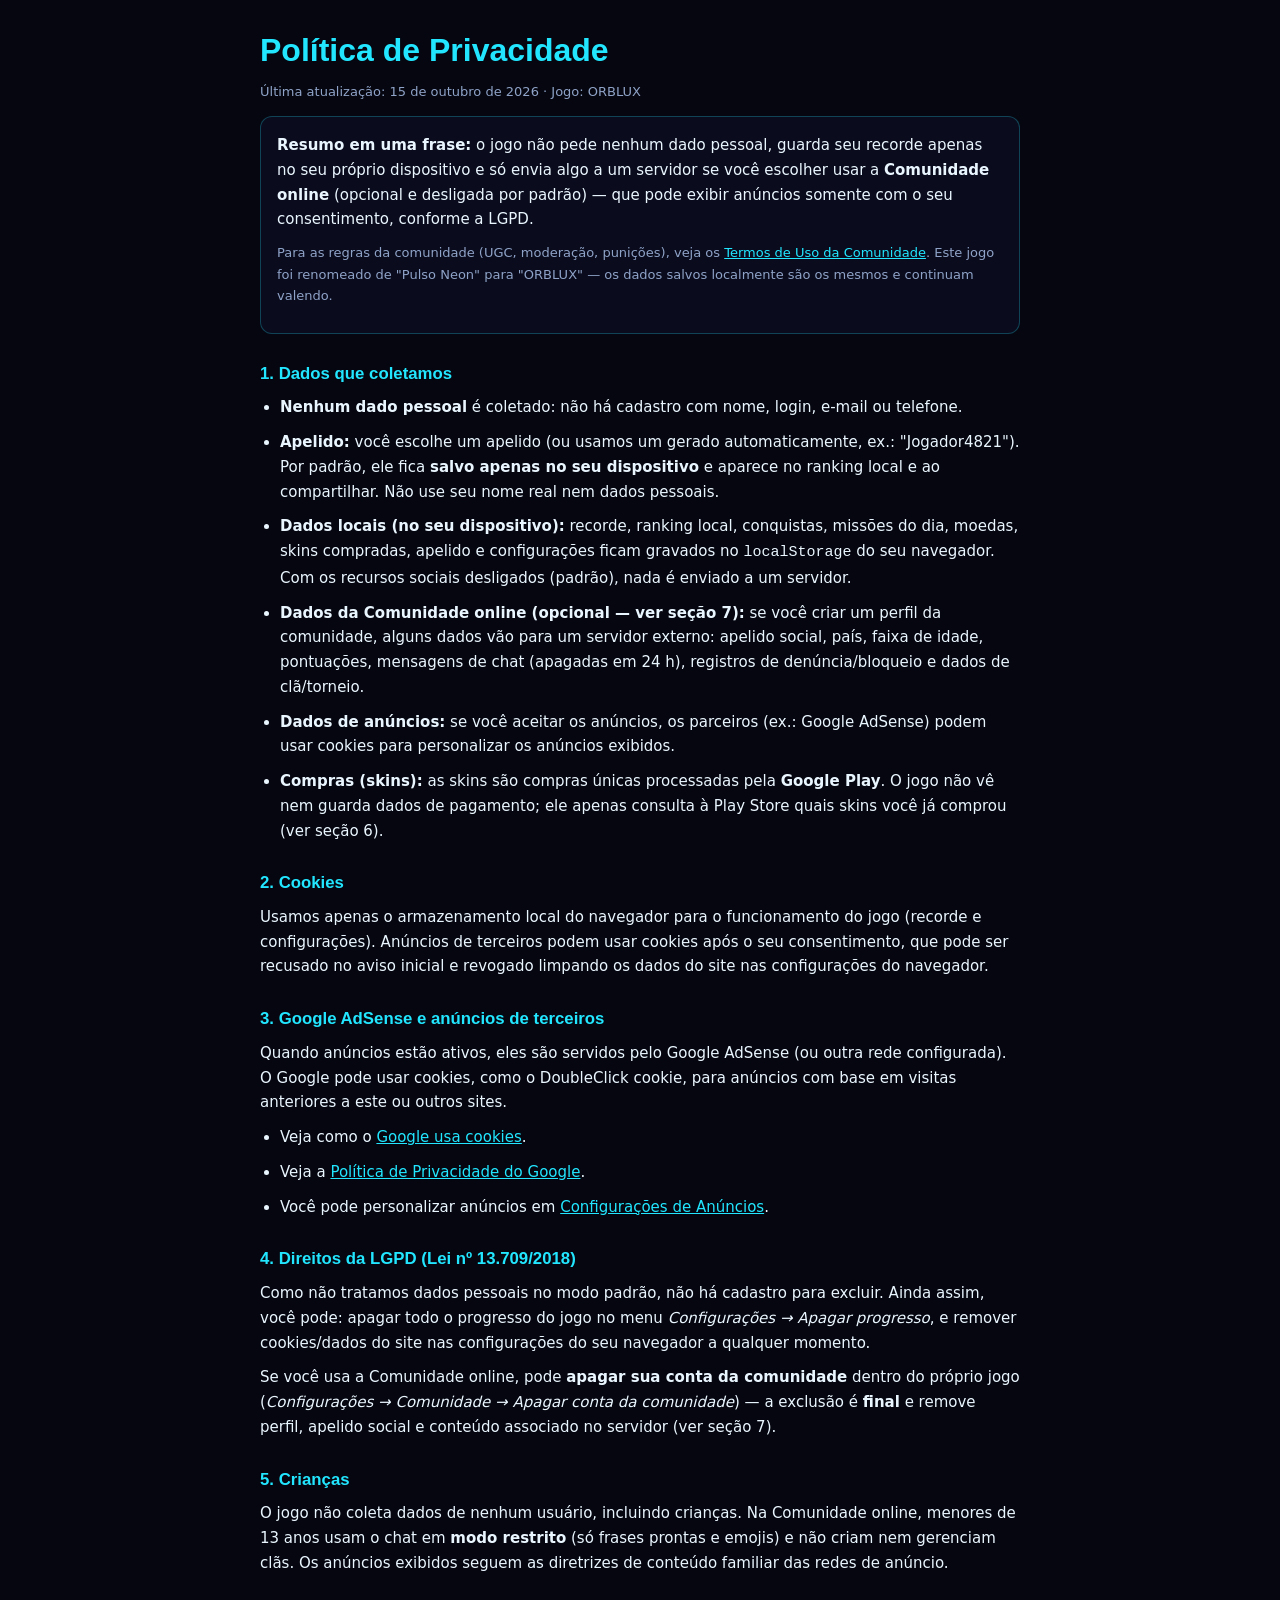
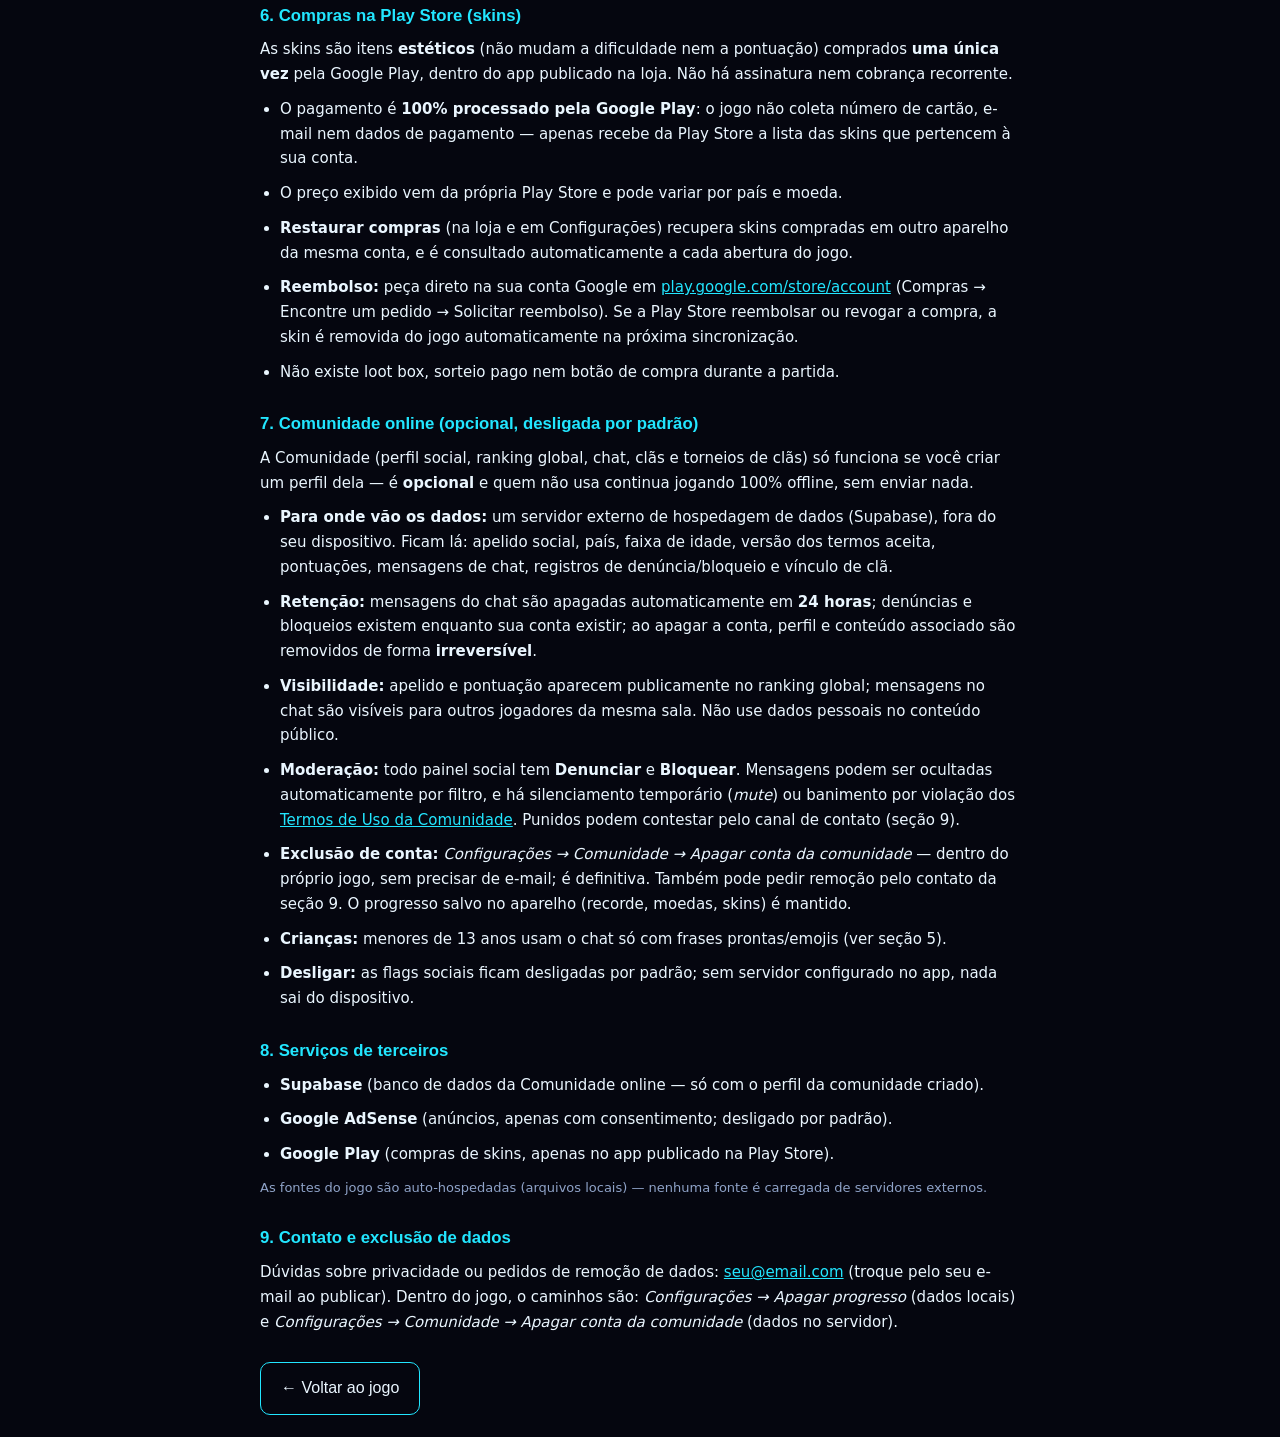
<file: privacy.html>
<!DOCTYPE html>
<html lang="pt-BR">
<head>
  <meta charset="UTF-8">
  <meta name="viewport" content="width=device-width, initial-scale=1.0">
  <title>Política de Privacidade — ORBLUX</title>
  <meta name="theme-color" content="#05060f">
  <link rel="icon" href="favicon.svg" type="image/svg+xml">
  <link rel="stylesheet" href="css/fonts.css">
  <style>
    :root { --bg:#05060f; --text:#eaf6ff; --muted:#8fa3c8; --cyan:#22e6ff; }
    * { box-sizing:border-box; margin:0; padding:0; }
    body { background:var(--bg); color:var(--text); font-family:'Orblux Sans','Inter',system-ui,sans-serif; line-height:1.65; padding:24px; }
    main { max-width:760px; margin:0 auto; }
    h1 { font-family:'Orblux Display','Orbitron',sans-serif; color:var(--cyan); margin-bottom:4px; }
    h2 { font-family:'Orblux Display','Orbitron',sans-serif; font-size:1.05rem; color:var(--cyan); margin:26px 0 8px; }
    p, li { color:var(--text); font-size:15px; margin-bottom:10px; }
    ul { padding-left:20px; }
    .muted { color:var(--muted); font-size:13px; }
    a { color:var(--cyan); }
    .box { border:1px solid rgba(34,230,255,.25); border-radius:12px; padding:16px; margin:14px 0; background:rgba(13,16,36,.7); }
    .btn { display:inline-block; margin-top:18px; padding:12px 20px; border:1px solid var(--cyan); border-radius:10px; color:var(--text); text-decoration:none; font-family:'Orblux Display','Orbitron',sans-serif; }
  </style>
</head>
<body>
<main>
  <h1>Política de Privacidade</h1>
  <p class="muted">Última atualização: 15 de outubro de 2026 · Jogo: ORBLUX</p>

  <div class="box">
    <p><b>Resumo em uma frase:</b> o jogo não pede nenhum dado pessoal, guarda seu recorde apenas no seu próprio
    dispositivo e só envia algo a um servidor se você escolher usar a <b>Comunidade online</b> (opcional e desligada
    por padrão) — que pode exibir anúncios somente com o seu consentimento, conforme a LGPD.</p>
    <p class="muted" style="font-size:13px">Para as regras da comunidade (UGC, moderação, punições), veja os
    <a href="termos.html">Termos de Uso da Comunidade</a>. Este jogo foi renomeado de "Pulso Neon" para "ORBLUX" —
    os dados salvos localmente são os mesmos e continuam valendo.</p>
  </div>

  <h2>1. Dados que coletamos</h2>
  <ul>
    <li><b>Nenhum dado pessoal</b> é coletado: não há cadastro com nome, login, e-mail ou telefone.</li>
    <li><b>Apelido:</b> você escolhe um apelido (ou usamos um gerado automaticamente, ex.: "Jogador4821").
      Por padrão, ele fica <b>salvo apenas no seu dispositivo</b> e aparece no ranking local e ao compartilhar.
      Não use seu nome real nem dados pessoais.</li>
    <li><b>Dados locais (no seu dispositivo):</b> recorde, ranking local, conquistas, missões do dia, moedas,
      skins compradas, apelido e configurações ficam gravados no <code>localStorage</code> do seu navegador.
      Com os recursos sociais desligados (padrão), nada é enviado a um servidor.</li>
    <li><b>Dados da Comunidade online (opcional — ver seção 7):</b> se você criar um perfil da comunidade,
      alguns dados vão para um servidor externo: apelido social, país, faixa de idade, pontuações, mensagens
      de chat (apagadas em 24 h), registros de denúncia/bloqueio e dados de clã/torneio.</li>
    <li><b>Dados de anúncios:</b> se você aceitar os anúncios, os parceiros (ex.: Google AdSense) podem usar cookies
      para personalizar os anúncios exibidos.</li>
    <li><b>Compras (skins):</b> as skins são compras únicas processadas pela <b>Google Play</b>. O jogo não vê nem
      guarda dados de pagamento; ele apenas consulta à Play Store quais skins você já comprou (ver seção 6).</li>
  </ul>

  <h2>2. Cookies</h2>
  <p>Usamos apenas o armazenamento local do navegador para o funcionamento do jogo (recorde e configurações).
  Anúncios de terceiros podem usar cookies após o seu consentimento, que pode ser recusado no aviso inicial
  e revogado limpando os dados do site nas configurações do navegador.</p>

  <h2>3. Google AdSense e anúncios de terceiros</h2>
  <p>Quando anúncios estão ativos, eles são servidos pelo Google AdSense (ou outra rede configurada).
  O Google pode usar cookies, como o DoubleClick cookie, para anúncios com base em visitas anteriores a este
  ou outros sites.</p>
  <ul>
    <li>Veja como o <a href="https://policies.google.com/technologies/ads?hl=pt-BR" target="_blank" rel="noopener">Google usa cookies</a>.</li>
    <li>Veja a <a href="https://policies.google.com/privacy?hl=pt-BR" target="_blank" rel="noopener">Política de Privacidade do Google</a>.</li>
    <li>Você pode personalizar anúncios em <a href="https://adssettings.google.com/" target="_blank" rel="noopener">Configurações de Anúncios</a>.</li>
  </ul>

  <h2>4. Direitos da LGPD (Lei nº 13.709/2018)</h2>
  <p>Como não tratamos dados pessoais no modo padrão, não há cadastro para excluir. Ainda assim, você pode:
  apagar todo o progresso do jogo no menu <i>Configurações → Apagar progresso</i>, e remover cookies/dados do site
  nas configurações do seu navegador a qualquer momento.</p>
  <p>Se você usa a Comunidade online, pode <b>apagar sua conta da comunidade</b> dentro do próprio jogo
  (<i>Configurações → Comunidade → Apagar conta da comunidade</i>) — a exclusão é <b>final</b> e remove perfil,
  apelido social e conteúdo associado no servidor (ver seção 7).</p>

  <h2>5. Crianças</h2>
  <p>O jogo não coleta dados de nenhum usuário, incluindo crianças. Na Comunidade online, menores de 13 anos
  usam o chat em <b>modo restrito</b> (só frases prontas e emojis) e não criam nem gerenciam clãs. Os anúncios
  exibidos seguem as diretrizes de conteúdo familiar das redes de anúncio.</p>

  <h2>6. Compras na Play Store (skins)</h2>
  <p>As skins são itens <b>estéticos</b> (não mudam a dificuldade nem a pontuação) comprados <b>uma única vez</b>
  pela Google Play, dentro do app publicado na loja. Não há assinatura nem cobrança recorrente.</p>
  <ul>
    <li>O pagamento é <b>100% processado pela Google Play</b>: o jogo não coleta número de cartão, e-mail
      nem dados de pagamento — apenas recebe da Play Store a lista das skins que pertencem à sua conta.</li>
    <li>O preço exibido vem da própria Play Store e pode variar por país e moeda.</li>
    <li><b>Restaurar compras</b> (na loja e em Configurações) recupera skins compradas em outro aparelho
      da mesma conta, e é consultado automaticamente a cada abertura do jogo.</li>
    <li><b>Reembolso:</b> peça direto na sua conta Google em
      <a href="https://play.google.com/store/account" target="_blank" rel="noopener">play.google.com/store/account</a>
      (Compras → Encontre um pedido → Solicitar reembolso). Se a Play Store reembolsar ou revogar a compra,
      a skin é removida do jogo automaticamente na próxima sincronização.</li>
    <li>Não existe loot box, sorteio pago nem botão de compra durante a partida.</li>
  </ul>

  <h2>7. Comunidade online (opcional, desligada por padrão)</h2>
  <p>A Comunidade (perfil social, ranking global, chat, clãs e torneios de clãs) só funciona se você criar um
  perfil dela — é <b>opcional</b> e quem não usa continua jogando 100% offline, sem enviar nada.</p>
  <ul>
    <li><b>Para onde vão os dados:</b> um servidor externo de hospedagem de dados (Supabase), fora do seu
      dispositivo. Ficam lá: apelido social, país, faixa de idade, versão dos termos aceita, pontuações,
      mensagens de chat, registros de denúncia/bloqueio e vínculo de clã.</li>
    <li><b>Retenção:</b> mensagens do chat são apagadas automaticamente em <b>24 horas</b>; denúncias e
      bloqueios existem enquanto sua conta existir; ao apagar a conta, perfil e conteúdo associado são
      removidos de forma <b>irreversível</b>.</li>
    <li><b>Visibilidade:</b> apelido e pontuação aparecem publicamente no ranking global; mensagens no chat
      são visíveis para outros jogadores da mesma sala. Não use dados pessoais no conteúdo público.</li>
    <li><b>Moderação:</b> todo painel social tem <b>Denunciar</b> e <b>Bloquear</b>. Mensagens podem ser
      ocultadas automaticamente por filtro, e há silenciamento temporário (<i>mute</i>) ou banimento por
      violação dos <a href="termos.html">Termos de Uso da Comunidade</a>. Punidos podem contestar pelo
      canal de contato (seção 9).</li>
    <li><b>Exclusão de conta:</b> <i>Configurações → Comunidade → Apagar conta da comunidade</i> — dentro do
      próprio jogo, sem precisar de e-mail; é definitiva. Também pode pedir remoção pelo contato da seção 9.
      O progresso salvo no aparelho (recorde, moedas, skins) é mantido.</li>
    <li><b>Crianças:</b> menores de 13 anos usam o chat só com frases prontas/emojis (ver seção 5).</li>
    <li><b>Desligar:</b> as flags sociais ficam desligadas por padrão; sem servidor configurado no app,
      nada sai do dispositivo.</li>
  </ul>

  <h2>8. Serviços de terceiros</h2>
  <ul>
    <li><b>Supabase</b> (banco de dados da Comunidade online — só com o perfil da comunidade criado).</li>
    <li><b>Google AdSense</b> (anúncios, apenas com consentimento; desligado por padrão).</li>
    <li><b>Google Play</b> (compras de skins, apenas no app publicado na Play Store).</li>
  </ul>
  <p class="muted">As fontes do jogo são auto-hospedadas (arquivos locais) — nenhuma fonte é carregada de
  servidores externos.</p>

  <h2>9. Contato e exclusão de dados</h2>
  <p>Dúvidas sobre privacidade ou pedidos de remoção de dados: <a href="mailto:seu@email.com">seu@email.com</a>
  (troque pelo seu e-mail ao publicar). Dentro do jogo, o caminhos são:
  <i>Configurações → Apagar progresso</i> (dados locais) e
  <i>Configurações → Comunidade → Apagar conta da comunidade</i> (dados no servidor).</p>

  <a class="btn" href="index.html">← Voltar ao jogo</a>
</main>
</body>
</html>
</file>
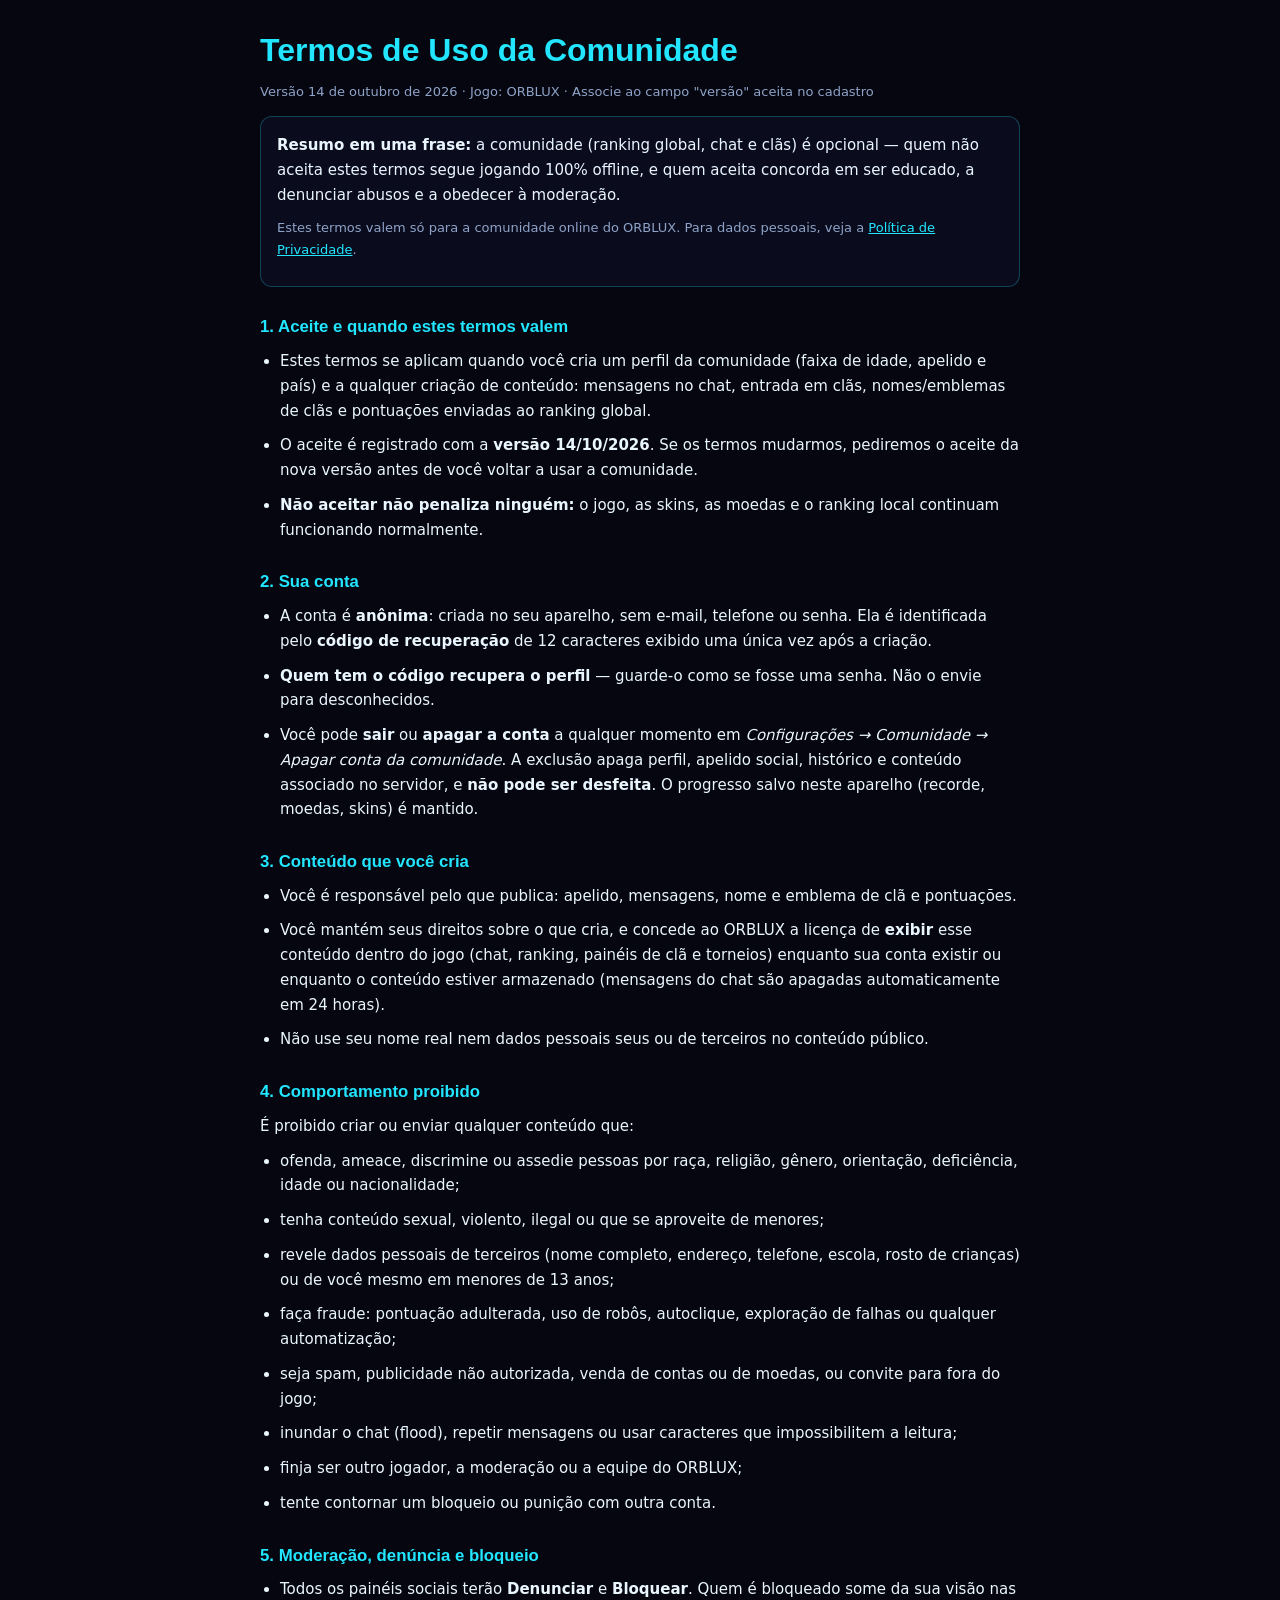
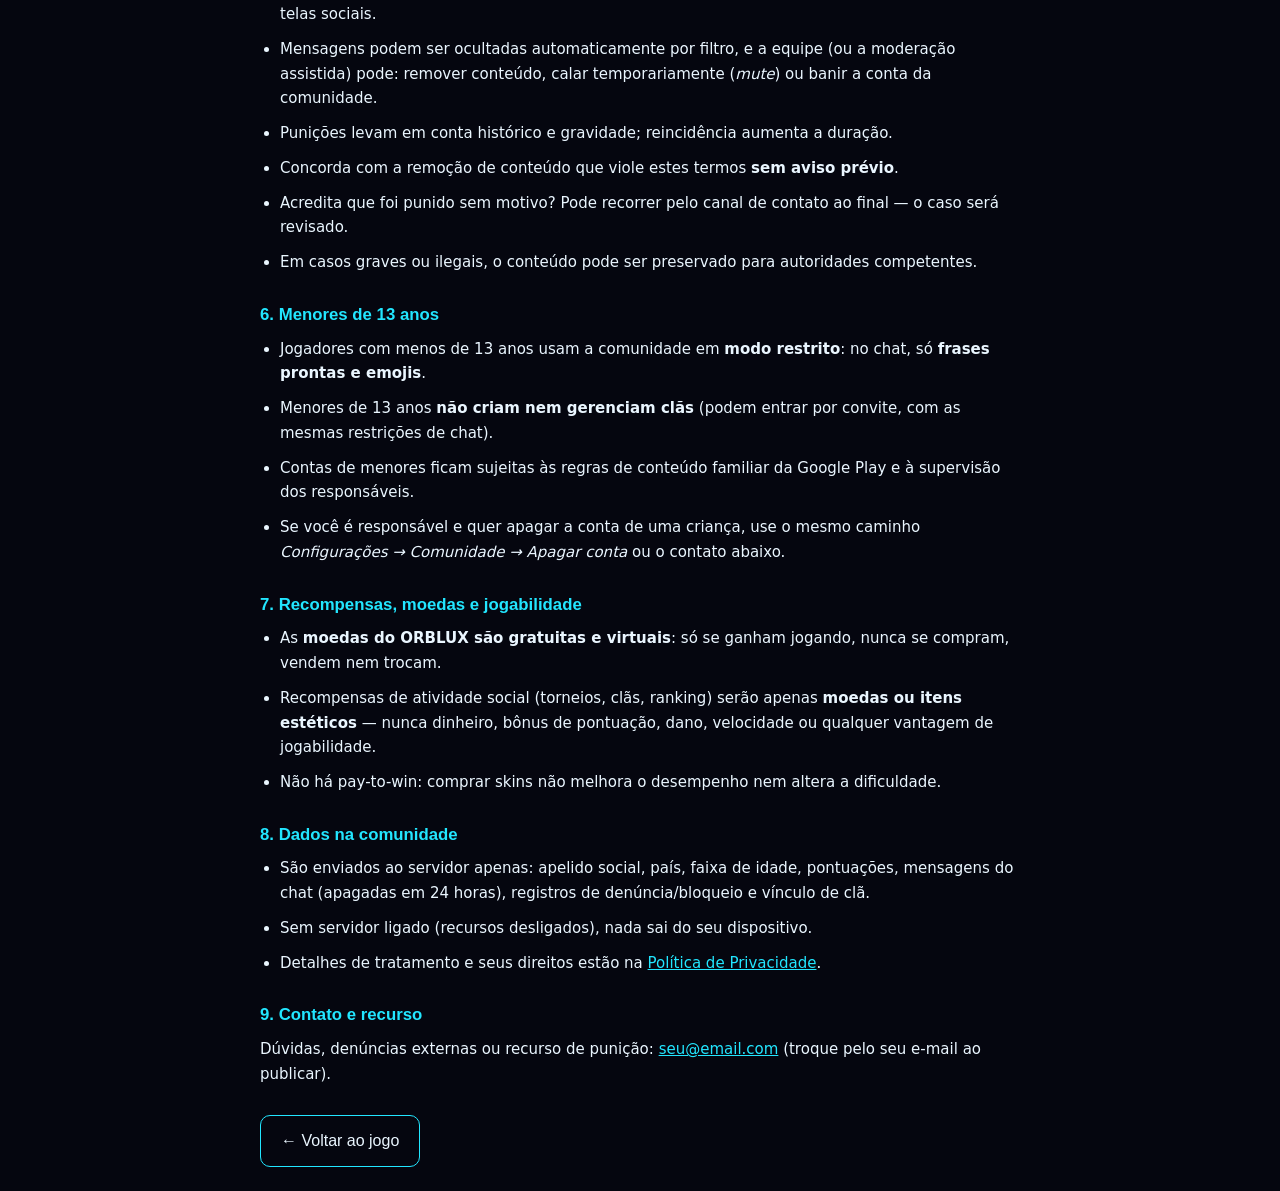
<file: termos.html>
<!DOCTYPE html>
<html lang="pt-BR">
<head>
  <meta charset="UTF-8">
  <meta name="viewport" content="width=device-width, initial-scale=1.0">
  <title>Termos de Uso da Comunidade — ORBLUX</title>
  <meta name="theme-color" content="#05060f">
  <link rel="icon" href="favicon.svg" type="image/svg+xml">
  <link rel="stylesheet" href="css/fonts.css">
  <style>
    :root { --bg:#05060f; --text:#eaf6ff; --muted:#8fa3c8; --cyan:#22e6ff; }
    * { box-sizing:border-box; margin:0; padding:0; }
    body { background:var(--bg); color:var(--text); font-family:'Orblux Sans','Inter',system-ui,sans-serif; line-height:1.65; padding:24px; }
    main { max-width:760px; margin:0 auto; }
    h1 { font-family:'Orblux Display','Orbitron',sans-serif; color:var(--cyan); margin-bottom:4px; }
    h2 { font-family:'Orblux Display','Orbitron',sans-serif; font-size:1.05rem; color:var(--cyan); margin:26px 0 8px; }
    p, li { color:var(--text); font-size:15px; margin-bottom:10px; }
    ul, ol { padding-left:20px; }
    .muted { color:var(--muted); font-size:13px; }
    a { color:var(--cyan); }
    .box { border:1px solid rgba(34,230,255,.25); border-radius:12px; padding:16px; margin:14px 0; background:rgba(13,16,36,.7); }
    .btn { display:inline-block; margin-top:18px; padding:12px 20px; border:1px solid var(--cyan); border-radius:10px; color:var(--text); text-decoration:none; font-family:'Orblux Display','Orbitron',sans-serif; }
  </style>
</head>
<body>
<main>
  <h1>Termos de Uso da Comunidade</h1>
  <p class="muted">Versão 14 de outubro de 2026 · Jogo: ORBLUX · Associe ao campo "versão" aceita no cadastro</p>

  <div class="box">
    <p><b>Resumo em uma frase:</b> a comunidade (ranking global, chat e clãs) é opcional — quem não aceita estes termos
    segue jogando 100% offline, e quem aceita concorda em ser educado, a denunciar abusos e a obedecer à moderação.</p>
    <p class="muted" style="font-size:13px">Estes termos valem só para a comunidade online do ORBLUX.
    Para dados pessoais, veja a <a href="privacy.html">Política de Privacidade</a>.</p>
  </div>

  <h2>1. Aceite e quando estes termos valem</h2>
  <ul>
    <li>Estes termos se aplicam quando você cria um perfil da comunidade (faixa de idade, apelido e país)
      e a qualquer criação de conteúdo: mensagens no chat, entrada em clãs, nomes/emblemas de clãs e pontuações enviadas ao ranking global.</li>
    <li>O aceite é registrado com a <b>versão 14/10/2026</b>. Se os termos mudarmos, pediremos o aceite da nova versão
      antes de você voltar a usar a comunidade.</li>
    <li><b>Não aceitar não penaliza ninguém:</b> o jogo, as skins, as moedas e o ranking local continuam funcionando normalmente.</li>
  </ul>

  <h2>2. Sua conta</h2>
  <ul>
    <li>A conta é <b>anônima</b>: criada no seu aparelho, sem e-mail, telefone ou senha. Ela é identificada pelo
      <b>código de recuperação</b> de 12 caracteres exibido uma única vez após a criação.</li>
    <li><b>Quem tem o código recupera o perfil</b> — guarde-o como se fosse uma senha. Não o envie para desconhecidos.</li>
    <li>Você pode <b>sair</b> ou <b>apagar a conta</b> a qualquer momento em
      <i>Configurações → Comunidade → Apagar conta da comunidade</i>. A exclusão apaga perfil, apelido social,
      histórico e conteúdo associado no servidor, e <b>não pode ser desfeita</b>. O progresso salvo neste
      aparelho (recorde, moedas, skins) é mantido.</li>
  </ul>

  <h2>3. Conteúdo que você cria</h2>
  <ul>
    <li>Você é responsável pelo que publica: apelido, mensagens, nome e emblema de clã e pontuações.</li>
    <li>Você mantém seus direitos sobre o que cria, e concede ao ORBLUX a licença de <b>exibir</b> esse conteúdo
      dentro do jogo (chat, ranking, painéis de clã e torneios) enquanto sua conta existir ou enquanto o conteúdo
      estiver armazenado (mensagens do chat são apagadas automaticamente em 24 horas).</li>
    <li>Não use seu nome real nem dados pessoais seus ou de terceiros no conteúdo público.</li>
  </ul>

  <h2>4. Comportamento proibido</h2>
  <p>É proibido criar ou enviar qualquer conteúdo que:</p>
  <ul>
    <li>ofenda, ameace, discrimine ou assedie pessoas por raça, religião, gênero, orientação, deficiência, idade ou nacionalidade;</li>
    <li>tenha conteúdo sexual, violento, ilegal ou que se aproveite de menores;</li>
    <li>revele dados pessoais de terceiros (nome completo, endereço, telefone, escola, rosto de crianças) ou de você mesmo em menores de 13 anos;</li>
    <li>faça fraude: pontuação adulterada, uso de robôs, autoclique, exploração de falhas ou qualquer automatização;</li>
    <li>seja spam, publicidade não autorizada, venda de contas ou de moedas, ou convite para fora do jogo;</li>
    <li>inundar o chat (flood), repetir mensagens ou usar caracteres que impossibilitem a leitura;</li>
    <li>finja ser outro jogador, a moderação ou a equipe do ORBLUX;</li>
    <li>tente contornar um bloqueio ou punição com outra conta.</li>
  </ul>

  <h2>5. Moderação, denúncia e bloqueio</h2>
  <ul>
    <li>Todos os painéis sociais terão <b>Denunciar</b> e <b>Bloquear</b>. Quem é bloqueado some da sua visão nas telas sociais.</li>
    <li>Mensagens podem ser ocultadas automaticamente por filtro, e a equipe (ou a moderação assistida) pode:
      remover conteúdo, calar temporariamente (<i>mute</i>) ou banir a conta da comunidade.</li>
    <li>Punições levam em conta histórico e gravidade; reincidência aumenta a duração.</li>
    <li>Concorda com a remoção de conteúdo que viole estes termos <b>sem aviso prévio</b>.</li>
    <li>Acredita que foi punido sem motivo? Pode recorrer pelo canal de contato ao final — o caso será revisado.</li>
    <li>Em casos graves ou ilegais, o conteúdo pode ser preservado para autoridades competentes.</li>
  </ul>

  <h2>6. Menores de 13 anos</h2>
  <ul>
    <li>Jogadores com menos de 13 anos usam a comunidade em <b>modo restrito</b>: no chat, só <b>frases prontas e emojis</b>.</li>
    <li>Menores de 13 anos <b>não criam nem gerenciam clãs</b> (podem entrar por convite, com as mesmas restrições de chat).</li>
    <li>Contas de menores ficam sujeitas às regras de conteúdo familiar da Google Play e à supervisão dos responsáveis.</li>
    <li>Se você é responsável e quer apagar a conta de uma criança, use o mesmo caminho
      <i>Configurações → Comunidade → Apagar conta</i> ou o contato abaixo.</li>
  </ul>

  <h2>7. Recompensas, moedas e jogabilidade</h2>
  <ul>
    <li>As <b>moedas do ORBLUX são gratuitas e virtuais</b>: só se ganham jogando, nunca se compram, vendem nem trocam.</li>
    <li>Recompensas de atividade social (torneios, clãs, ranking) serão apenas <b>moedas ou itens estéticos</b> —
      nunca dinheiro, bônus de pontuação, dano, velocidade ou qualquer vantagem de jogabilidade.</li>
    <li>Não há pay-to-win: comprar skins não melhora o desempenho nem altera a dificuldade.</li>
  </ul>

  <h2>8. Dados na comunidade</h2>
  <ul>
    <li>São enviados ao servidor apenas: apelido social, país, faixa de idade, pontuações, mensagens do chat
      (apagadas em 24 horas), registros de denúncia/bloqueio e vínculo de clã.</li>
    <li>Sem servidor ligado (recursos desligados), nada sai do seu dispositivo.</li>
    <li>Detalhes de tratamento e seus direitos estão na <a href="privacy.html">Política de Privacidade</a>.</li>
  </ul>

  <h2>9. Contato e recurso</h2>
  <p>Dúvidas, denúncias externas ou recurso de punição: <a href="mailto:seu@email.com">seu@email.com</a>
    (troque pelo seu e-mail ao publicar).</p>

  <a class="btn" href="index.html">← Voltar ao jogo</a>
</main>
</body>
</html>
</file>
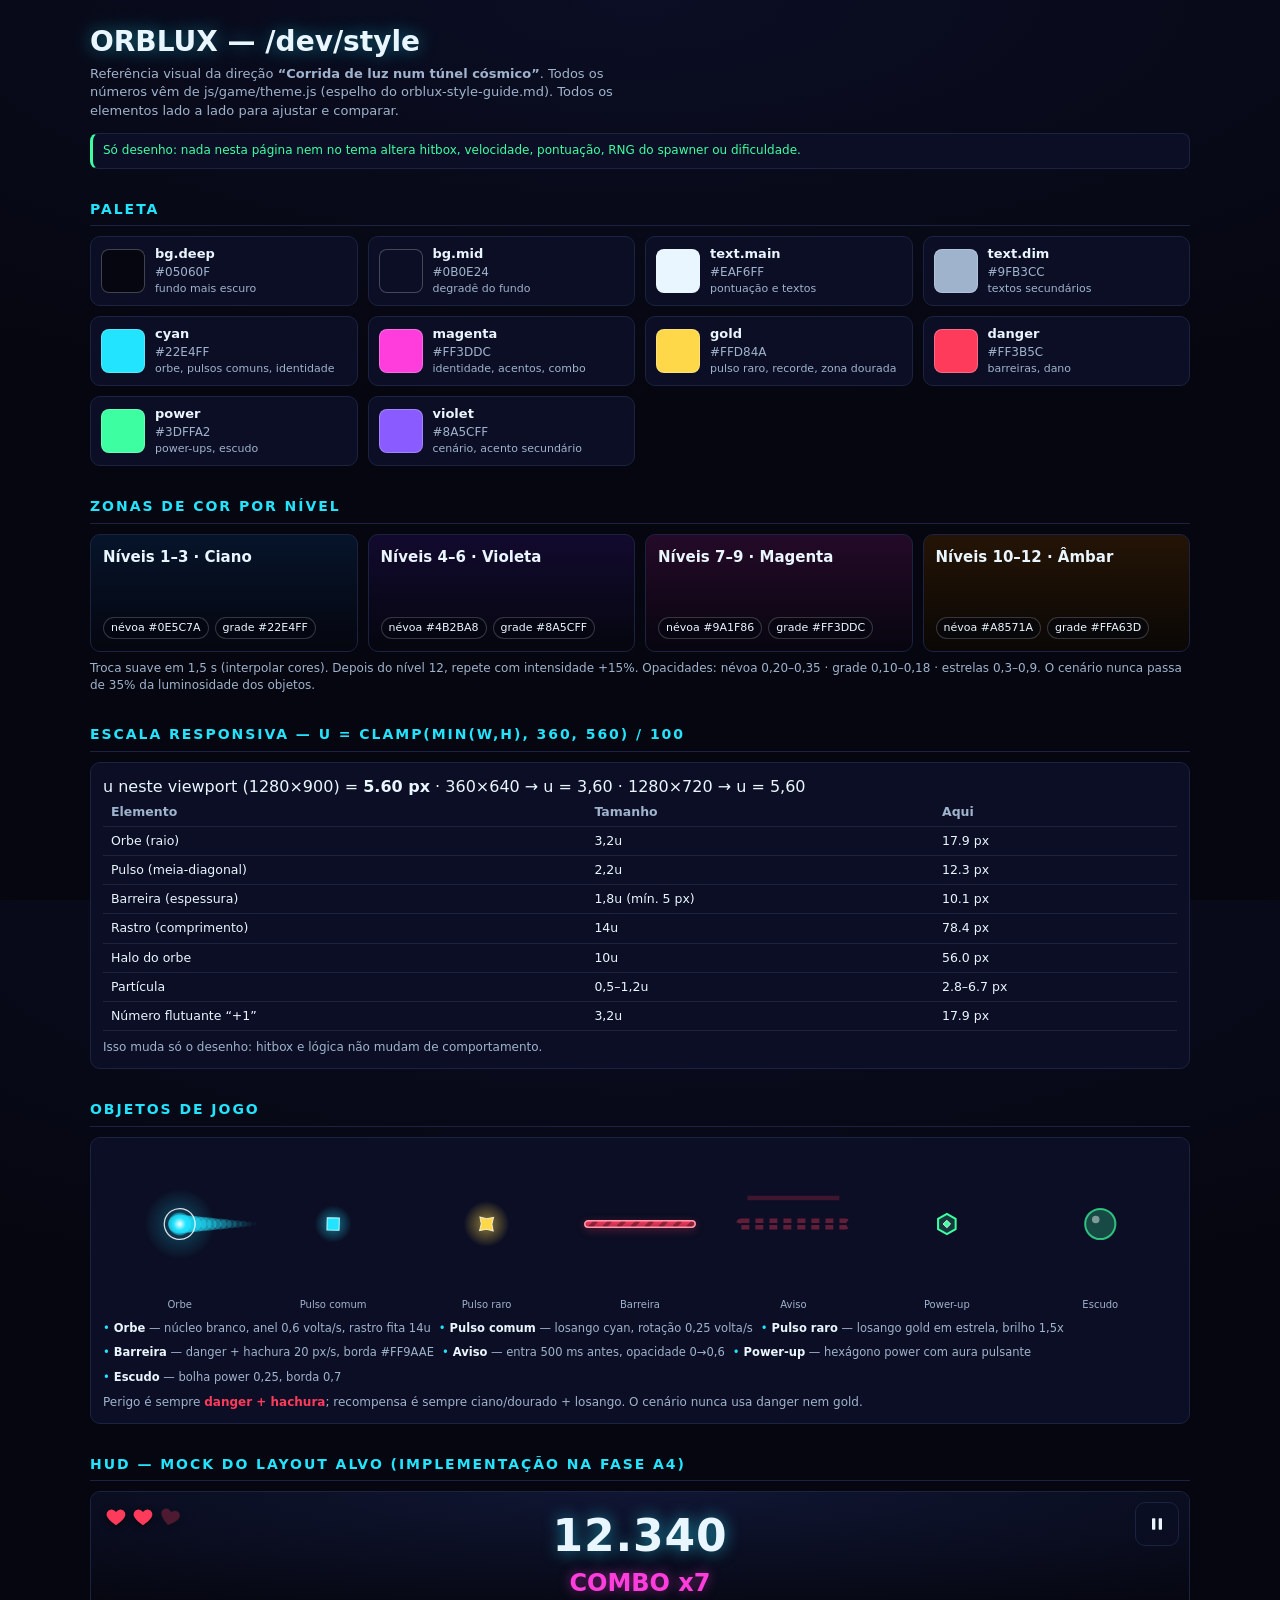
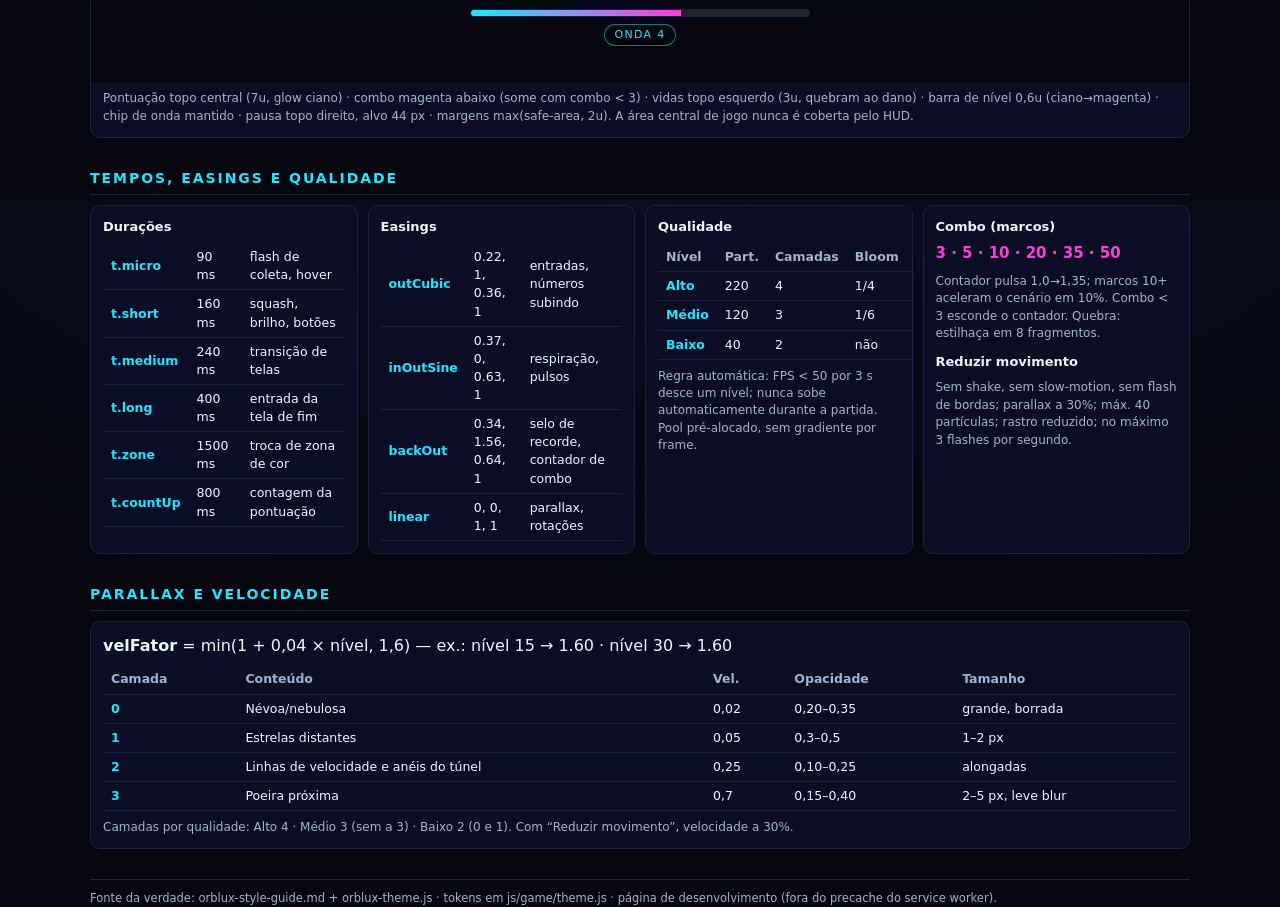
<file: dev/style.html>
<!doctype html>
<html lang="pt-BR">
<head>
<meta charset="utf-8">
<meta name="viewport" content="width=device-width, initial-scale=1">
<meta name="color-scheme" content="dark">
<title>ORBLUX — /dev/style (referência visual)</title>
<style>
  /* todas as cores vêm do THEME (js/game/theme.js) via JS — sem hex duplicado */
  :root {
    --deep: #05060F; --mid: #0B0E24; --text: #EAF6FF; --dim: #9FB3CC;
    --cyan: #22E4FF; --magenta: #FF3DDC; --gold: #FFD84A;
    --danger: #FF3B5C; --power: #3DFFA2; --violet: #8A5CFF;
    --linha: #1B2340;
  }
  * { box-sizing: border-box; }
  html, body { height: 100%; }
  body {
    margin: 0;
    padding: 16px;
    background: radial-gradient(140% 70% at 50% 0%, var(--mid) 0%, var(--deep) 65%), var(--deep);
    color: var(--text);
    font-family: system-ui, "Segoe UI", Roboto, sans-serif;
    line-height: 1.45;
  }
  main { max-width: 1100px; margin: 0 auto; }
  h1 { font-size: clamp(20px, 4vw, 28px); margin: 6px 0 2px; text-shadow: 0 0 18px rgba(34, 228, 255, .45); }
  .sub { color: var(--dim); font-size: 13px; margin: 0 0 6px; max-width: 68ch; }
  .aviso { font-size: 12px; color: var(--power); border: 1px solid var(--linha); border-left: 3px solid var(--power);
           background: var(--mid); border-radius: 8px; padding: 8px 10px; margin: 12px 0 0; }
  h2 { font-size: 14px; letter-spacing: .14em; text-transform: uppercase; color: var(--cyan);
       margin: 30px 0 10px; border-bottom: 1px solid var(--linha); padding-bottom: 6px; }
  .grid { display: grid; gap: 10px; grid-template-columns: repeat(auto-fill, minmax(230px, 1fr)); }
  .card { background: var(--mid); border: 1px solid var(--linha); border-radius: 10px; padding: 12px; overflow-x: auto; }
  .card h3 { margin: 0 0 6px; font-size: 13px; }
  .nota { color: var(--dim); font-size: 12px; margin: 8px 0 0; }

  /* paleta */
  .swatch { display: flex; gap: 10px; align-items: center; background: var(--mid);
            border: 1px solid var(--linha); border-radius: 10px; padding: 8px 10px; }
  .swatch .cor { width: 44px; height: 44px; border-radius: 8px; border: 1px solid rgba(234, 246, 255, .25); flex: none; }
  .swatch .meta { min-width: 0; }
  .swatch .nome { font-weight: 700; font-size: 13px; }
  .swatch .hex { color: var(--dim); font-size: 12px; font-variant-numeric: tabular-nums; }
  .swatch .uso { color: var(--dim); font-size: 11px; }

  /* zonas */
  .zona { border-radius: 10px; border: 1px solid var(--linha); padding: 12px; min-height: 118px;
          display: flex; flex-direction: column; justify-content: space-between; }
  .zona .faixa { font-weight: 800; font-size: 15px; }
  .zona .chips { display: flex; gap: 6px; flex-wrap: wrap; }
  .zona .chip { font-size: 11px; padding: 2px 7px; border-radius: 999px; background: rgba(5, 6, 15, .55);
                border: 1px solid rgba(234, 246, 255, .2); font-variant-numeric: tabular-nums; }

  /* tabelas */
  table { border-collapse: collapse; width: 100%; font-size: 12.5px; }
  th, td { text-align: left; padding: 5px 8px; border-bottom: 1px solid var(--linha); }
  th { color: var(--dim); font-weight: 600; }
  td b { color: var(--cyan); font-weight: 700; }
  .mono { font-variant-numeric: tabular-nums; }

  /* objetos */
  #objetos { display: block; width: 100%; height: 170px; }

  /* HUD mock */
  .hud-wrap { padding: 0; overflow: hidden; }
  .hud-mock { position: relative; height: 190px; background:
      radial-gradient(120% 90% at 50% 0%, #101633 0%, var(--deep) 80%); }
  .hm-hearts { position: absolute; top: 14px; left: 14px; display: flex; gap: 5px; }
  .hm-hearts svg { width: 22px; height: 22px; filter: drop-shadow(0 2px 3px rgba(0, 0, 0, .6)); }
  .hm-hearts .quebrado { opacity: .28; transform: rotate(14deg); }
  .hm-center { position: absolute; top: 12px; left: 50%; transform: translateX(-50%);
               text-align: center; width: min(72%, 340px); }
  .hm-score { font-size: clamp(30px, 7vw, 44px); font-weight: 800; letter-spacing: .02em;
              font-variant-numeric: tabular-nums; text-shadow: 0 0 16px rgba(34, 228, 255, .55); }
  .hm-combo { color: var(--magenta); font-weight: 800; font-size: clamp(16px, 4vw, 24px);
              text-shadow: 0 0 12px rgba(255, 61, 220, .5); margin-top: -2px; }
  .hm-bar { height: 8px; border-radius: 999px; background: rgba(234, 246, 255, .12);
            border: 1px solid var(--linha); margin-top: 8px; overflow: hidden; }
  .hm-bar span { display: block; height: 100%; width: 62%;
                 background: linear-gradient(90deg, var(--cyan), var(--magenta)); }
  .hm-wave { display: inline-block; margin-top: 7px; font-size: 11px; letter-spacing: .12em;
             color: var(--cyan); border: 1px solid rgba(34, 228, 255, .5); border-radius: 999px;
             padding: 2px 9px; background: rgba(5, 6, 15, .5); }
  .hm-pause { position: absolute; top: 10px; right: 10px; width: 44px; height: 44px;
              border-radius: 10px; border: 1px solid var(--linha); background: rgba(11, 14, 36, .8);
              color: var(--text); display: grid; place-items: center; cursor: pointer; }
  .hm-pause svg { width: 20px; height: 20px; fill: currentColor; }
  .hud-wrap .nota { padding: 0 12px 12px; }

  .rotulos { display: flex; flex-wrap: wrap; gap: 8px; font-size: 11.5px; color: var(--dim); }
  .rotulos span::before { content: "•"; color: var(--cyan); margin-right: 4px; }
  footer { color: var(--dim); font-size: 11.5px; margin: 30px 0 8px; border-top: 1px solid var(--linha); padding-top: 10px; }
</style>
</head>
<body>
<main>
  <h1>ORBLUX — /dev/style</h1>
  <p class="sub">Referência visual da direção <b>“Corrida de luz num túnel cósmico”</b>.
     Todos os números vêm de <span class="mono">js/game/theme.js</span> (espelho do
     orblux-style-guide.md). Todos os elementos lado a lado para ajustar e comparar.</p>
  <p class="aviso">Só desenho: nada nesta página nem no tema altera hitbox, velocidade,
     pontuação, RNG do spawner ou dificuldade.</p>

  <h2>Paleta</h2>
  <div id="paleta" class="grid"></div>

  <h2>Zonas de cor por nível</h2>
  <div id="zonas" class="grid"></div>
  <p class="nota">Troca suave em 1,5 s (interpolar cores). Depois do nível 12, repete com
     intensidade +15%. Opacidades: névoa 0,20–0,35 · grade 0,10–0,18 · estrelas 0,3–0,9.
     O cenário nunca passa de 35% da luminosidade dos objetos.</p>

  <h2>Escala responsiva — u = clamp(min(W,H), 360, 560) / 100</h2>
  <div class="card" id="escala"></div>

  <h2>Objetos de jogo</h2>
  <div class="card">
    <canvas id="objetos" height="170"></canvas>
    <div class="rotulos" id="rotulos"></div>
    <p class="nota">Perigo é sempre <b style="color: var(--danger)">danger + hachura</b>;
       recompensa é sempre ciano/dourado + losango. O cenário nunca usa danger nem gold.</p>
  </div>

  <h2>HUD — mock do layout alvo (implementação na fase A4)</h2>
  <div class="card hud-wrap">
    <div class="hud-mock">
      <div class="hm-hearts" id="hm-hearts" aria-hidden="true"></div>
      <div class="hm-center">
        <div class="hm-score" id="hm-score">12.340</div>
        <div class="hm-combo" id="hm-combo">COMBO x7</div>
        <div class="hm-bar"><span id="hm-bar"></span></div>
        <div class="hm-wave" id="hm-wave">ONDA 4</div>
      </div>
      <button class="hm-pause" type="button" aria-label="Pausar (mock do HUD)">
        <svg viewBox="0 0 24 24" aria-hidden="true"><rect x="6" y="5" width="4" height="14" rx="1"/><rect x="14" y="5" width="4" height="14" rx="1"/></svg>
      </button>
    </div>
    <p class="nota">Pontuação topo central (7u, glow ciano) · combo magenta abaixo (some com
       combo &lt; 3) · vidas topo esquerdo (3u, quebram ao dano) · barra de nível 0,6u
       (ciano→magenta) · chip de onda mantido · pausa topo direito, alvo 44 px ·
       margens max(safe-area, 2u). A área central de jogo nunca é coberta pelo HUD.</p>
  </div>

  <h2>Tempos, easings e qualidade</h2>
  <div id="tokens" class="grid"></div>

  <h2>Parallax e velocidade</h2>
  <div class="card" id="parallax"></div>

  <footer>Fonte da verdade: orblux-style-guide.md + orblux-theme.js · tokens em
    js/game/theme.js · página de desenvolvimento (fora do precache do service worker).</footer>
</main>

<script type="module">
import { THEME } from '../js/game/theme.js';

window.THEME_REF = THEME;
const C = THEME.color;

// --- cores da página vêm do THEME (centralização) ---
const raiz = document.documentElement.style;
const mapaCss = {
  deep: C.bgDeep, mid: C.bgMid, text: C.text, dim: C.textDim,
  cyan: C.cyan, magenta: C.magenta, gold: C.gold,
  danger: C.danger, power: C.power, violet: C.violet,
};
for (const [k, v] of Object.entries(mapaCss)) raiz.setProperty(`--${k}`, v);

const el = (id) => document.getElementById(id);
const esc = (s) => String(s).replace(/[&<>]/g, (m) => ({ '&': '&amp;', '<': '&lt;', '>': '&gt;' }[m]));

// ---------------------------------------------------------
// Paleta
// ---------------------------------------------------------
const PALETA = [
  ['bg.deep', C.bgDeep, 'fundo mais escuro'],
  ['bg.mid', C.bgMid, 'degradê do fundo'],
  ['text.main', C.text, 'pontuação e textos'],
  ['text.dim', C.textDim, 'textos secundários'],
  ['cyan', C.cyan, 'orbe, pulsos comuns, identidade'],
  ['magenta', C.magenta, 'identidade, acentos, combo'],
  ['gold', C.gold, 'pulso raro, recorde, zona dourada'],
  ['danger', C.danger, 'barreiras, dano'],
  ['power', C.power, 'power-ups, escudo'],
  ['violet', C.violet, 'cenário, acento secundário'],
];
el('paleta').innerHTML = PALETA.map(([nome, hex, uso]) => `
  <div class="swatch"><div class="cor" style="background:${hex}"></div>
    <div class="meta"><div class="nome">${esc(nome)}</div>
    <div class="hex">${esc(hex)}</div><div class="uso">${esc(uso)}</div></div></div>`).join('');

// ---------------------------------------------------------
// Zonas
// ---------------------------------------------------------
const NOMES_ZONA = ['Ciano', 'Violeta', 'Magenta', 'Âmbar'];
el('zonas').innerHTML = THEME.zones.map((z, i) => {
  const ate = (THEME.zones[i + 1] ? THEME.zones[i + 1].from : 13) - 1;
  return `<div class="zona" style="background:linear-gradient(180deg, ${z.bgTop} 0%, ${z.bgBottom} 100%)">
    <div class="faixa">Níveis ${z.from}–${ate} · ${NOMES_ZONA[i]}</div>
    <div class="chips"><span class="chip">névoa ${z.nebula}</span>
      <span class="chip">grade ${z.grid}</span></div></div>`;
}).join('');

// ---------------------------------------------------------
// Escala (u)
// ---------------------------------------------------------
const u = THEME.unit(window.innerWidth, window.innerHeight);
const px = (n) => (n * u).toFixed(1);
el('escala').innerHTML = `
  <div class="mono">u neste viewport (${window.innerWidth}×${window.innerHeight}) = <b>${u.toFixed(2)} px</b>
    · 360×640 → u = 3,60 · 1280×720 → u = 5,60</div>
  <table><tr><th>Elemento</th><th>Tamanho</th><th>Aqui</th></tr>
    <tr><td>Orbe (raio)</td><td>3,2u</td><td class="mono">${px(3.2)} px</td></tr>
    <tr><td>Pulso (meia-diagonal)</td><td>2,2u</td><td class="mono">${px(2.2)} px</td></tr>
    <tr><td>Barreira (espessura)</td><td>1,8u (mín. 5 px)</td><td class="mono">${Math.max(5, px(1.8))} px</td></tr>
    <tr><td>Rastro (comprimento)</td><td>14u</td><td class="mono">${px(14)} px</td></tr>
    <tr><td>Halo do orbe</td><td>10u</td><td class="mono">${px(10)} px</td></tr>
    <tr><td>Partícula</td><td>0,5–1,2u</td><td class="mono">${px(0.5)}–${px(1.2)} px</td></tr>
    <tr><td>Número flutuante “+1”</td><td>3,2u</td><td class="mono">${px(3.2)} px</td></tr>
  </table>
  <p class="nota">Isso muda só o desenho: hitbox e lógica não mudam de comportamento.</p>`;

// ---------------------------------------------------------
// Objetos (canvas animado; respeita “Reduzir movimento”)
// ---------------------------------------------------------
const cv = el('objetos');
const ctx = cv.getContext('2d');
const ROTULOS = [
  ['Orbe', 'núcleo branco, anel 0,6 volta/s, rastro fita 14u'],
  ['Pulso comum', 'losango cyan, rotação 0,25 volta/s'],
  ['Pulso raro', 'losango gold em estrela, brilho 1,5x'],
  ['Barreira', 'danger + hachura 20 px/s, borda #FF9AAE'],
  ['Aviso', 'entra 500 ms antes, opacidade 0→0,6'],
  ['Power-up', 'hexágono power com aura pulsante'],
  ['Escudo', 'bolha power 0,25, borda 0,7'],
];
el('rotulos').innerHTML = ROTULOS
  .map(([t, d]) => `<span><b style="color:var(--text)">${esc(t)}</b> — ${esc(d)}</span>`).join('');

const reduz = window.matchMedia('(prefers-reduced-motion: reduce)');

function losango(g, x, y, r, cor, borda, rot, escala) {
  g.save();
  g.translate(x, y);
  g.rotate(rot);
  g.scale(1, escala || 1);
  g.beginPath();
  g.moveTo(0, -r); g.lineTo(r, 0); g.lineTo(0, r); g.lineTo(-r, 0);
  g.closePath();
  g.fillStyle = cor; g.fill();
  g.lineWidth = Math.max(1, r * 0.12); g.strokeStyle = borda; g.stroke();
  g.restore();
}

function estrela(g, x, y, r, cor, rot) {
  g.save();
  g.translate(x, y);
  g.rotate(rot);
  g.beginPath();
  for (let i = 0; i < 8; i++) {
    const a = (i * Math.PI) / 4;
    const rr = i % 2 === 0 ? r : r * 0.55;
    g[i === 0 ? 'moveTo' : 'lineTo'](Math.cos(a) * rr, Math.sin(a) * rr);
  }
  g.closePath();
  g.fillStyle = cor; g.fill();
  g.lineWidth = Math.max(1, r * 0.1); g.strokeStyle = 'rgba(255,255,255,.75)'; g.stroke();
  g.restore();
}

function barreira(g, x, y, w, h, t) {
  const r = Math.min(6, h / 2);
  g.save();
  g.translate(x, y);
  // sombra projetada leve
  g.shadowColor = 'rgba(255, 59, 92, .5)'; g.shadowBlur = 8; g.shadowOffsetY = 3;
  const grad = g.createLinearGradient(0, -h / 2, 0, h / 2);
  grad.addColorStop(0, 'rgba(255, 59, 92, 1)');
  grad.addColorStop(1, 'rgba(255, 59, 92, .6)');
  g.beginPath();
  g.roundRect(-w / 2, -h / 2, w, h, r);
  g.fillStyle = grad; g.fill();
  g.shadowColor = 'transparent';
  // hachura diagonal animada a 20 px/s
  g.clip();
  const passo = 14;
  const off = reduz.matches ? 0 : ((t / 1000) * 20) % passo;
  g.strokeStyle = 'rgba(0, 0, 0, .35)';
  g.lineWidth = 4;
  for (let i = -h - passo; i < w + h; i += passo) {
    g.beginPath();
    g.moveTo(-w / 2 + i - off, h / 2);
    g.lineTo(-w / 2 + i + h - off, -h / 2);
    g.stroke();
  }
  g.restore();
  // borda
  g.save();
  g.translate(x, y);
  g.beginPath();
  g.roundRect(-w / 2, -h / 2, w, h, r);
  g.lineWidth = 1.5;
  g.strokeStyle = '#FF9AAE';
  g.stroke();
  g.restore();
}

function desenhar(t) {
  const larg = cv.clientWidth || cv.parentElement.clientWidth;
  const dpr = Math.min(2, window.devicePixelRatio || 1);
  const L = Math.max(280, Math.round(larg));
  if (cv.width !== Math.round(L * dpr)) { cv.width = Math.round(L * dpr); cv.height = Math.round(170 * dpr); }
  ctx.setTransform(dpr, 0, 0, dpr, 0, 0);
  ctx.clearRect(0, 0, L, 170);
  const uu = THEME.unit(L, 170);
  const n = ROTULOS.length;
  const cel = L / n;
  const cy = 74;
  const pausado = reduz.matches;
  const tt = pausado ? 0 : t;
  const respira = 1 + (pausado ? 0 : 0.03 * Math.sin((tt / 1600) * Math.PI * 2));

  // 1) orbe
  {
    const x = cel * 0.5;
    ctx.save();
    ctx.globalCompositeOperation = 'lighter';
    const halo = ctx.createRadialGradient(x, cy, 0, x, cy, THEME.size.halo * uu);
    halo.addColorStop(0, 'rgba(34, 228, 255, .30)');
    halo.addColorStop(1, 'rgba(34, 228, 255, 0)');
    ctx.fillStyle = halo;
    ctx.beginPath(); ctx.arc(x, cy, THEME.size.halo * uu, 0, Math.PI * 2); ctx.fill();
    ctx.restore();
    // rastro fita (14 segmentos, 0,6→0 de opacidade, 100%→15% de largura)
    for (let s = 0; s < 14; s++) {
      const a = 0.6 * (1 - s / 14);
      const largura = THEME.size.orb * uu * 2 * (1 - 0.85 * (s / 14));
      ctx.fillStyle = `rgba(34, 228, 255, ${a.toFixed(3)})`;
      ctx.beginPath();
      ctx.ellipse(x + s * uu * 1.6, cy, largura / 2, Math.max(1, largura / 2.4), 0, 0, Math.PI * 2);
      ctx.fill();
    }
    // núcleo gradiente branco → ciano
    const r = THEME.size.orb * uu * respira;
    const core = ctx.createRadialGradient(x, cy, 0, x, cy, r);
    core.addColorStop(0, '#FFFFFF');
    core.addColorStop(0.55, C.cyan);
    core.addColorStop(1, 'rgba(34, 228, 255, .35)');
    ctx.fillStyle = core;
    ctx.beginPath(); ctx.arc(x, cy, r, 0, Math.PI * 2); ctx.fill();
    // anel girando 0,6 volta/s
    ctx.strokeStyle = 'rgba(255, 255, 255, .85)';
    ctx.lineWidth = Math.max(1, 0.35 * uu);
    ctx.beginPath();
    ctx.ellipse(x, cy, r * 1.35, r * 1.35, (tt / 1000) * 0.6 * Math.PI * 2, 0, Math.PI * 2);
    ctx.stroke();
  }

  // 2) pulso comum
  {
    const x = cel * 1.5;
    const pulso = pausado ? 1 : 1 + 0.08 * Math.sin((tt / 1200) * Math.PI * 2);
    ctx.save();
    ctx.globalCompositeOperation = 'lighter';
    const g = ctx.createRadialGradient(x, cy, 0, x, cy, THEME.size.pulse * uu * 2.2 * pulso);
    g.addColorStop(0, 'rgba(34, 228, 255, .5)');
    g.addColorStop(1, 'rgba(34, 228, 255, 0)');
    ctx.fillStyle = g;
    ctx.beginPath(); ctx.arc(x, cy, THEME.size.pulse * uu * 2.2 * pulso, 0, Math.PI * 2); ctx.fill();
    ctx.restore();
    losango(ctx, x, cy, THEME.size.pulse * uu * pulso, C.cyan, '#BFF6FF',
      (tt / 1000) * 0.25 * Math.PI * 2, 1);
  }

  // 3) pulso raro (estrela dourada, brilho 1,5x)
  {
    const x = cel * 2.5;
    const pulso = pausado ? 1 : 1 + 0.1 * Math.sin((tt / 900) * Math.PI * 2);
    ctx.save();
    ctx.globalCompositeOperation = 'lighter';
    const g = ctx.createRadialGradient(x, cy, 0, x, cy, THEME.size.pulse * uu * 3.2 * pulso);
    g.addColorStop(0, 'rgba(255, 216, 74, .55)');
    g.addColorStop(1, 'rgba(255, 216, 74, 0)');
    ctx.fillStyle = g;
    ctx.beginPath(); ctx.arc(x, cy, THEME.size.pulse * uu * 3.2 * pulso, 0, Math.PI * 2); ctx.fill();
    ctx.restore();
    estrela(ctx, x, cy, THEME.size.pulse * uu * 1.35 * pulso, C.gold,
      (tt / 1000) * 0.25 * Math.PI * 2);
  }

  // 4) barreira
  barreira(ctx, cel * 3.5, cy, cel * 0.72, Math.max(5, THEME.size.barrier * uu), tt);

  // 5) aviso de barreira (opacidade 0→0,6 oscilando)
  {
    const x = cel * 4.5;
    const a = pausado ? 0.45 : 0.3 + 0.3 * Math.sin((tt / 500) * Math.PI * 2);
    ctx.save();
    ctx.strokeStyle = `rgba(255, 59, 92, ${Math.max(0, Math.min(0.6, a)).toFixed(3)})`;
    ctx.lineWidth = Math.max(2, THEME.size.barrier * uu * 0.7);
    ctx.setLineDash([8, 6]);
    ctx.beginPath();
    ctx.roundRect(x - cel * 0.36, cy - Math.max(5, THEME.size.barrier * uu) / 2,
      cel * 0.72, Math.max(5, THEME.size.barrier * uu), 4);
    ctx.stroke();
    ctx.setLineDash([]);
    // linha/anel de aviso acima
    ctx.globalAlpha = Math.max(0, Math.min(0.6, a)) / 0.6;
    ctx.beginPath();
    ctx.moveTo(x - cel * 0.3, cy - 26);
    ctx.lineTo(x + cel * 0.3, cy - 26);
    ctx.stroke();
    ctx.restore();
  }

  // 6) power-up hexágono
  {
    const x = cel * 5.5;
    const r = 2.6 * uu;
    const aura = pausado ? 1 : 1 + 0.12 * Math.sin((tt / 1100) * Math.PI * 2);
    ctx.save();
    ctx.beginPath();
    for (let i = 0; i < 6; i++) {
      const a = (i * Math.PI) / 3 - Math.PI / 2;
      ctx[i === 0 ? 'moveTo' : 'lineTo'](x + Math.cos(a) * r * aura, cy + Math.sin(a) * r * aura);
    }
    ctx.closePath();
    ctx.fillStyle = 'rgba(61, 255, 162, .18)';
    ctx.fill();
    ctx.strokeStyle = C.power;
    ctx.lineWidth = 2;
    ctx.stroke();
    // ícone interno (losango de energia)
    losango(ctx, x, cy, r * 0.4, C.power, 'rgba(255,255,255,.8)', 0, 1);
    ctx.restore();
  }

  // 7) escudo (bolha)
  {
    const x = cel * 6.5;
    const r = 4.2 * uu;
    ctx.save();
    ctx.beginPath(); ctx.arc(x, cy, r, 0, Math.PI * 2);
    ctx.fillStyle = 'rgba(61, 255, 162, .25)';
    ctx.fill();
    ctx.strokeStyle = 'rgba(61, 255, 162, .7)';
    ctx.lineWidth = 2;
    ctx.stroke();
    ctx.beginPath(); ctx.arc(x - r * 0.3, cy - r * 0.3, r * 0.25, 0, Math.PI * 2);
    ctx.fillStyle = 'rgba(255, 255, 255, .45)';
    ctx.fill();
    ctx.restore();
  }

  // rótulos
  ctx.font = '10px system-ui, sans-serif';
  ctx.textAlign = 'center';
  ctx.fillStyle = '#9FB3CC';
  for (let i = 0; i < n; i++) ctx.fillText(ROTULOS[i][0], cel * (i + 0.5), 158);
}

function loop(t) {
  window.STYLE_FRAMES = (window.STYLE_FRAMES || 0) + 1;
  desenhar(t);
  if (!reduz.matches) requestAnimationFrame(loop);
}
requestAnimationFrame(loop);
reduz.addEventListener('change', () => requestAnimationFrame(loop));
window.addEventListener('resize', () => requestAnimationFrame(loop));

// ---------------------------------------------------------
// HUD mock — corações
// ---------------------------------------------------------
const CORACAO = (classe) => `<svg viewBox="0 0 24 24" class="${classe}" aria-hidden="true">
  <path fill="#FF3B5C" d="M12 21s-7.5-4.9-9.6-9.2C.7 8.4 2.6 4.5 6.2 4c2.2-.3 4.2.8 5.8 2.6C13.6 4.8 15.6 3.7 17.8 4c3.6.5 5.5 4.4 3.8 7.8C19.5 16.1 12 21 12 21z"/></svg>`;
el('hm-hearts').innerHTML = CORACAO('') + CORACAO('') + CORACAO('quebrado');

// ---------------------------------------------------------
// Tempos, easings, qualidade
// ---------------------------------------------------------
const TEMPOS = [
  ['t.micro', THEME.time.micro, 'flash de coleta, hover'],
  ['t.short', THEME.time.short, 'squash, brilho, botões'],
  ['t.medium', THEME.time.medium, 'transição de telas'],
  ['t.long', THEME.time.long, 'entrada da tela de fim'],
  ['t.zone', THEME.time.zone, 'troca de zona de cor'],
  ['t.countUp', THEME.time.countUp, 'contagem da pontuação'],
];
const EASES = [
  ['outCubic', THEME.ease.outCubic, 'entradas, números subindo'],
  ['inOutSine', THEME.ease.inOutSine, 'respiração, pulsos'],
  ['backOut', THEME.ease.backOut, 'selo de recorde, contador de combo'],
  ['linear', THEME.ease.linear, 'parallax, rotações'],
];
const Q = THEME.quality;
const QUALIDADE = [
  ['Alto', Q.high], ['Médio', Q.mid], ['Baixo', Q.low],
];
el('tokens').innerHTML = `
  <div class="card"><h3>Durações</h3>
    <table>${TEMPOS.map(([k, ms, uso]) =>
      `<tr><td class="mono"><b>${k}</b></td><td class="mono">${ms} ms</td><td>${esc(uso)}</td></tr>`).join('')}</table></div>
  <div class="card"><h3>Easings</h3>
    <table>${EASES.map(([k, curva, uso]) =>
      `<tr><td class="mono"><b>${k}</b></td><td class="mono">${curva.join(', ')}</td><td>${esc(uso)}</td></tr>`).join('')}</table></div>
  <div class="card"><h3>Qualidade</h3>
    <table><tr><th>Nível</th><th>Part.</th><th>Camadas</th><th>Bloom</th><th>Vinheta</th></tr>
    ${QUALIDADE.map(([nome, q], i) =>
      `<tr><td><b>${nome}</b></td><td class="mono">${q.particles}</td><td class="mono">${q.layers}</td>
       <td class="mono">${q.bloom ? `1/${Math.round(1 / q.bloom)}` : 'não'}</td>
       <td>${i < 2 ? 'sim' : 'não'}</td></tr>`).join('')}</table>
    <p class="nota">Regra automática: FPS &lt; 50 por 3 s desce um nível; nunca sobe
      automaticamente durante a partida. Pool pré-alocado, sem gradiente por frame.</p></div>
  <div class="card"><h3>Combo (marcos)</h3>
    <div class="mono" style="font-size:15px; color: var(--magenta); font-weight:800">
      ${THEME.combo.tiers.join(' · ')}</div>
    <p class="nota">Contador pulsa 1,0→1,35; marcos 10+ aceleram o cenário em 10%.
      Combo &lt; 3 esconde o contador. Quebra: estilhaça em 8 fragmentos.</p>
    <h3 style="margin-top:10px">Reduzir movimento</h3>
    <p class="nota">Sem shake, sem slow-motion, sem flash de bordas; parallax a 30%;
      máx. 40 partículas; rastro reduzido; no máximo 3 flashes por segundo.</p></div>`;

// ---------------------------------------------------------
// Parallax
// ---------------------------------------------------------
const CAMADAS = [
  ['0', 'Névoa/nebulosa', 0.02, '0,20–0,35', 'grande, borrada'],
  ['1', 'Estrelas distantes', 0.05, '0,3–0,5', '1–2 px'],
  ['2', 'Linhas de velocidade e anéis do túnel', 0.25, '0,10–0,25', 'alongadas'],
  ['3', 'Poeira próxima', 0.70, '0,15–0,40', '2–5 px, leve blur'],
];
el('parallax').innerHTML = `
  <div class="mono"><b>velFator</b> = min(1 + 0,04 × nível, 1,6) — ex.: nível 15 →
    ${THEME.speedFactor(15).toFixed(2)} · nível 30 → ${THEME.speedFactor(30).toFixed(2)}</div>
  <table style="margin-top:8px">
    <tr><th>Camada</th><th>Conteúdo</th><th>Vel.</th><th>Opacidade</th><th>Tamanho</th></tr>
    ${CAMADAS.map(([i, nome, v, op, tam]) =>
      `<tr><td class="mono"><b>${i}</b></td><td>${esc(nome)}</td>
       <td class="mono">${String(v).replace('.', ',')}</td><td class="mono">${op}</td><td>${esc(tam)}</td></tr>`).join('')}
  </table>
  <p class="nota">Camadas por qualidade: Alto 4 · Médio 3 (sem a 3) · Baixo 2 (0 e 1).
    Com “Reduzir movimento”, velocidade a 30%.</p>`;

// página pronta (a suíte de teste espera este sinal)
window.STYLE_OK = true;
</script>
</body>
</html>
</file>
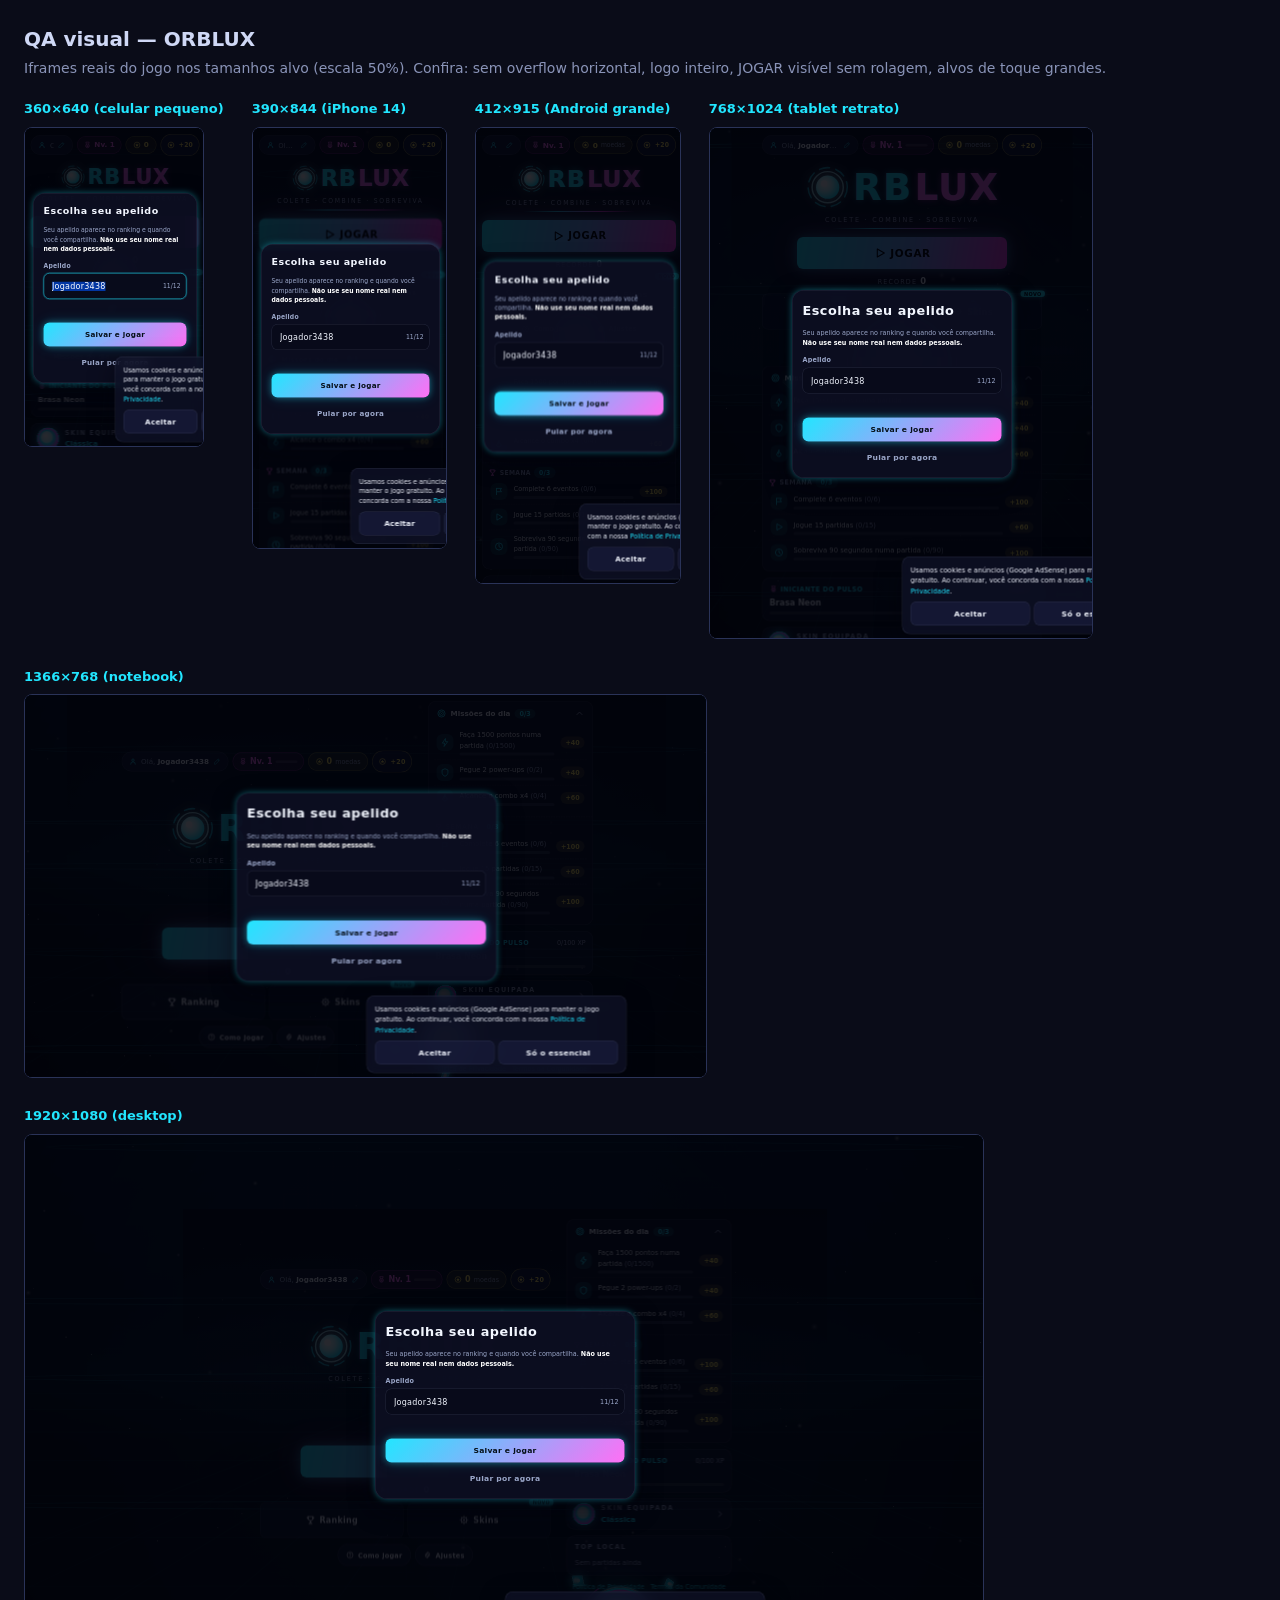
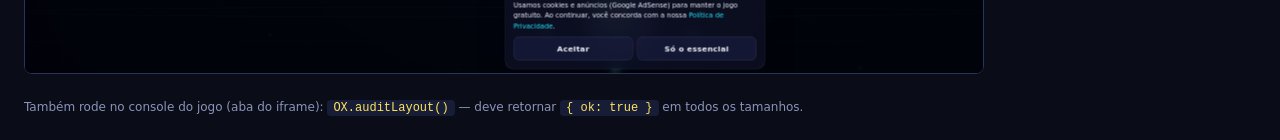
<file: tools/qa-sizes.html>
<!DOCTYPE html>
<html lang="pt-BR">
<head>
  <meta charset="UTF-8">
  <meta name="viewport" content="width=device-width, initial-scale=1.0">
  <title>ORBLUX — QA de tamanhos de tela</title>
  <style>
    * { box-sizing: border-box; margin: 0; padding: 0; }
    body { background: #0a0c18; color: #cfd8f5; font: 14px/1.5 system-ui, sans-serif; padding: 24px; }
    h1 { font-size: 20px; margin-bottom: 4px; }
    p.muted { color: #8a94b8; margin-bottom: 20px; }
    .grid { display: flex; flex-wrap: wrap; gap: 28px; align-items: flex-start; }
    .case h3 { font-size: 13px; margin-bottom: 8px; color: #22e6ff; }
    .frame {
      position: relative;
      overflow: hidden;
      border: 1px solid #2a3358;
      border-radius: 8px;
      background: #000;
    }
    .frame iframe {
      position: absolute;
      top: 0; left: 0;
      border: 0;
      transform-origin: 0 0;
    }
    .hint { margin-top: 24px; font-size: 12px; color: #8a94b8; }
    code { background: #171d36; padding: 1px 6px; border-radius: 4px; color: #ffe45e; }
  </style>
</head>
<body>
  <h1>QA visual — ORBLUX</h1>
  <p class="muted">Iframes reais do jogo nos tamanhos alvo (escala 50%). Confira: sem overflow horizontal,
    logo inteiro, JOGAR visível sem rolagem, alvos de toque grandes.</p>
  <div class="grid" id="grid"></div>
  <p class="hint">Também rode no console do jogo (aba do iframe): <code>OX.auditLayout()</code> —
    deve retornar <code>{ ok: true }</code> em todos os tamanhos.</p>
  <script>
    const SIZES = [
      ['360×640 (celular pequeno)', 360, 640],
      ['390×844 (iPhone 14)', 390, 844],
      ['412×915 (Android grande)', 412, 915],
      ['768×1024 (tablet retrato)', 768, 1024],
      ['1366×768 (notebook)', 1366, 768],
      ['1920×1080 (desktop)', 1920, 1080],
    ];
    const SCALE = 0.5;
    const grid = document.getElementById('grid');
    for (const [label, w, h] of SIZES) {
      const caseEl = document.createElement('div');
      caseEl.className = 'case';
      caseEl.innerHTML = `<h3>${label}</h3>
        <div class="frame" style="width:${w * SCALE}px;height:${h * SCALE}px">
          <iframe src="/index.html" title="${label}" loading="lazy"
            style="width:${w}px;height:${h}px;transform:scale(${SCALE})"></iframe>
        </div>`;
      grid.appendChild(caseEl);
    }
  </script>
</body>
</html>
</file>
<file: css/fonts.css>
/* =========================================================
   Fontes AUTO-HOSPEDADAS (subset latin) — não remover.
   Gerado por tools/fetch-fonts.mjs. 2 famílias, font-display: swap.
   =========================================================

@font-face {
  font-family: 'Orblux Display';
  font-style: normal;
  font-weight: 500 900;
  font-display: swap;
  src: url('../assets/fonts/orblux-display.woff2') format('woff2');
  unicode-range: U+0000-00FF, U+0131, U+0152-0153, U+02BB-02BC, U+02C6, U+02DA, U+02DC, U+2000-206F, U+2074, U+20AC, U+2122, U+2191, U+2193, U+2212, U+2215, U+FEFF, U+FFFD;
}

@font-face {
  font-family: 'Orblux Sans';
  font-style: normal;
  font-weight: 400 800;
  font-display: swap;
  src: url('../assets/fonts/orblux-sans.woff2') format('woff2');
  unicode-range: U+0000-00FF, U+0131, U+0152-0153, U+02BB-02BC, U+02C6, U+02DA, U+02DC, U+2000-206F, U+2074, U+20AC, U+2122, U+2191, U+2193, U+2212, U+2215, U+FEFF, U+FFFD;
}
</file>
<file: css/style.css>
/* =========================================================
   ORBLUX — design system e estilos
   Tokens em :root · sem frameworks · desktop
   ========================================================= */

/* ---------------------------------------------------------
   1. TOKENS
--------------------------------------------------------- */
:root {
  /* Cores */
  --bg-0: #05060f;
  --bg-1: #0a0620;
  --surface-1: rgba(15, 18, 40, 0.74);    /* vidro (painéis) */
  --surface-2: rgba(26, 31, 64, 0.62);    /* vidro (botões secundários) */
  --surface-solid: #0d1024;               /* fallback sem backdrop-filter */
  --surface-sheet: rgba(10, 12, 30, 0.94); /* quase opaco: qualidade Média/Baixa ou reduced-transparency */
  --surface-ghost: rgba(26, 31, 64, 0.42); /* botões do menu sobre o túnel */
  --scrim-top: linear-gradient(#05060fcc, transparent); /* legibilidade do logo sobre o canvas */
  --play-grad: linear-gradient(100deg, #22e6ff 0%, #7aa5ff 55%, #ff3df0 100%);
  --glow-play: 0 0 24px rgba(34, 230, 255, 0.45), 0 0 56px rgba(255, 61, 240, 0.28);
  --accent-line: linear-gradient(90deg, transparent, #22e6ff 30%, #ff3df0 70%, transparent);
  --line: rgba(154, 166, 200, 0.18);
  --primary: #22e6ff;
  --primary-soft: rgba(34, 230, 255, 0.14);
  --secondary: #ff3df0;
  --secondary-text: #ff6ff5;          /* pink p/ texto: ≥ 7:1 no fundo (§12) */
  --secondary-soft: rgba(255, 61, 240, 0.14);
  --reward: #ffe45e;
  /* --record: dourado reservado ao momento "NOVO RECORDE" (P0-4) */
  --record: #ffe45e;
  --success: #4dff9e;
  --danger: #ff4d6d;
  --danger-text: #ff8095;             /* vermelho p/ texto: ≥ 7:1 no fundo (§12) */
  --text-1: #f2f6ff;
  --text-2: #9aa6c8;

  /* Tipografia */
  --font-display: 'Orblux Display', 'Orbitron', ui-sans-serif, system-ui, sans-serif;
  --font-sans: 'Orblux Sans', 'Inter', ui-sans-serif, system-ui, sans-serif;
  --fs-logo: clamp(2.6rem, 11.5vw, 4.6rem);
  --fs-h2: clamp(1.25rem, 4.6vw, 1.6rem);
  --fs-body: clamp(0.95rem, 3.6vw, 1rem);
  --fs-caption: 0.8rem;
  --fs-score: clamp(3rem, 14vw, 4.6rem);

  /* Espaçamento (escala de 4px) */
  --s1: 4px; --s2: 8px; --s3: 12px; --s4: 16px; --s5: 20px; --s6: 24px; --s8: 32px;

  /* Raios */
  --r-sm: 12px; --r-md: 16px; --r-lg: 24px; --r-full: 999px;

  /* Sombras (máx. 2 camadas) */
  --glow-1: 0 0 12px rgba(34, 230, 255, 0.4);
  --glow-2: 0 0 30px rgba(34, 230, 255, 0.16);
  --glow-pink-1: 0 0 12px rgba(255, 61, 240, 0.4);
  --glow-pink-2: 0 0 30px rgba(255, 61, 240, 0.16);
  --shadow-1: 0 8px 24px rgba(2, 4, 12, 0.5);
  --shadow-2: 0 18px 50px rgba(2, 4, 12, 0.6);

  /* Movimento */
  --ease: cubic-bezier(0.22, 0.61, 0.36, 1);
  --dur-1: 0.12s;
  --dur-2: 0.2s;
  --dur-3: 0.35s;
  --dur-in: 0.16s;                        /* telas/bottom sheets entrando (P2) */
  --dur-out: 0.12s;                       /* saindo: mais rápido que o entry */
}

/* ---------------------------------------------------------
   2. BASE / RESET
--------------------------------------------------------- */
* { box-sizing: border-box; margin: 0; padding: 0; }

html, body {
  height: 100%;
  overflow: hidden;
  background: var(--bg-0);
  color: var(--text-1);
  font-family: var(--font-sans);
  font-size: var(--fs-body);
  line-height: 1.5;
  -webkit-user-select: none;
  user-select: none;
  overscroll-behavior: none;
}

[hidden] { display: none !important; }
b, strong { color: #fff; }
a { color: var(--primary); text-decoration: none; }
a:hover { text-decoration: underline; }

:focus-visible { outline: 2px solid var(--primary); outline-offset: 2px; border-radius: 4px; }

#game-canvas {
  position: fixed;
  inset: 0;
  width: 100%;
  height: 100%;
  display: block;
  z-index: 0;
}

.ic { width: 20px; height: 20px; flex: 0 0 auto; }
.ic-sm { width: 16px; height: 16px; }
.ic-lg { width: 26px; height: 26px; }

.muted { color: var(--text-2); }
.small { font-size: var(--fs-caption); }

/* ---------------------------------------------------------
   3. TELAS + PAINÉIS DE VIDRO
--------------------------------------------------------- */
.screen {
  position: fixed;
  inset: 0;
  z-index: 10;
  display: flex;
  align-items: center;
  justify-content: center;
  /* safe: se o conteúdo for mais alto que a janela, alinha ao TOPO e
     rola (sem safe, o flex centraliza e deixa a topbar intocável
     acima da área de scroll) — browsers sem suporte caem no center */
  align-items: safe center;
  padding: var(--s3);
  opacity: 0;
  visibility: hidden;
  pointer-events: none;
  overflow-y: auto;
  overscroll-behavior: contain;
  scrollbar-width: thin;
  scrollbar-color: rgba(34, 230, 255, 0.35) transparent;
  transition: opacity var(--dur-out) var(--ease), visibility var(--dur-out);  /* saída mais rápida (P2) */
}
.screen.active {
  opacity: 1; visibility: visible; pointer-events: auto;
  transition: opacity var(--dur-in) var(--ease), visibility var(--dur-in);   /* entrada 160ms (P2) */
}
.screen::-webkit-scrollbar { width: 8px; }
.screen::-webkit-scrollbar-thumb { background: rgba(34, 230, 255, 0.3); border-radius: var(--r-full); }
.screen::-webkit-scrollbar-track { background: transparent; }

.panel {
  width: min(92vw, 440px);
  max-height: 92vh;
  max-height: 92dvh;
  display: flex;
  flex-direction: column;
  gap: var(--s4);
  background: var(--surface-1);
  border: 1px solid var(--line);
  border-radius: var(--r-lg);
  padding: var(--s5) var(--s5) var(--s4);
  box-shadow: var(--glow-1), var(--shadow-2);
  backdrop-filter: blur(14px) saturate(140%);
  -webkit-backdrop-filter: blur(14px) saturate(140%);
  animation: panelIn var(--dur-3) var(--ease) both;
}
@supports not ((backdrop-filter: blur(1px)) or (-webkit-backdrop-filter: blur(1px))) {
  .panel, .cookie-banner, .toast { background: var(--surface-solid); }
}
/* P0-5: vidro sob controle — opaco quando não há brilho a pagar */
/* listas longas (Ajustes, Ranking) sempre opacas: legível e sem blur por frame */
#screen-settings .panel,
#screen-ranking .panel {
  background: var(--surface-sheet);
  backdrop-filter: none;
  -webkit-backdrop-filter: none;
}
/* qualidade Média/Baixa (body.q-baixa) ou transparência reduzida do sistema */
body.q-baixa .panel,
body.q-baixa .missions-card,
body.q-baixa .cookie-banner,
body.q-baixa .toast,
body.q-baixa .power-chip {
  background: var(--surface-sheet);
  backdrop-filter: none;
  -webkit-backdrop-filter: none;
}
@media (prefers-reduced-transparency: reduce) {
  .panel, .missions-card, .cookie-banner, .toast, .power-chip {
    background: var(--surface-sheet);
    backdrop-filter: none;
    -webkit-backdrop-filter: none;
  }
}

/* Painéis modal centralizados (desktop) */
.panel-wide { width: min(94vw, 540px); }

.panel-head {
  display: flex;
  align-items: center;
  justify-content: space-between;
  gap: var(--s3);
  flex: 0 0 auto;
}
.panel-body {
  flex: 1 1 auto;
  min-height: 0;
  overflow-y: auto;
  scrollbar-width: thin;
  scrollbar-color: rgba(34, 230, 255, 0.3) transparent;
}
.panel-body::-webkit-scrollbar { width: 6px; }
.panel-body::-webkit-scrollbar-thumb { background: rgba(34, 230, 255, 0.28); border-radius: var(--r-full); }
.panel-foot { flex: 0 0 auto; display: flex; gap: var(--s2); flex-wrap: wrap; justify-content: center; }
.panel-foot.column { flex-direction: column; }

/* P1-5: linha dupla replay + compartilhar quando há NOVO RECORDE */
.go-actions-row { display: flex; flex-direction: column; gap: var(--s2); width: 100%; }
.go-actions-row .btn { width: 100%; }
.go-actions-row.two-cols { flex-direction: row; }
.go-actions-row.two-cols .btn { flex: 1; min-height: 52px; padding: 0 var(--s3); font-size: 0.82rem; }
.go-actions-row.two-cols .btn-big { flex: 1.35; }
.go-actions-row.two-cols .btn .ic { width: 18px; height: 18px; }
/* Dobrar moedas: dourado porque é ação sobre moeda (P0-4 permite) */
.btn-dobrar { border-color: rgba(255, 228, 94, 0.45); color: var(--reward); }
.btn-dobrar .ic { color: var(--reward); }

@keyframes panelIn {
  from { transform: translateY(12px); opacity: 0; }
  to { transform: none; opacity: 1; }
}

.panel-title {
  font-family: var(--font-display);
  font-size: var(--fs-h2);
  font-weight: 800;
  letter-spacing: 1px;
  color: var(--text-1);
}
.panel-sub { color: var(--text-2); font-size: var(--fs-caption); margin-top: -6px; }

.card-title {
  display: flex;
  align-items: center;
  gap: var(--s2);
  font-family: var(--font-display);
  font-size: 0.95rem;
  font-weight: 700;
  color: var(--text-1);
  letter-spacing: 0.5px;
}
.card-title .ic { color: var(--primary); }   /* P0-4: destaque/info = ciano */

.chip {
  display: inline-flex;
  align-items: center;
  gap: 4px;
  padding: 2px 10px;
  border-radius: var(--r-full);
  background: var(--primary-soft);
  color: var(--primary);
  font-size: var(--fs-caption);
  font-weight: 600;
  font-variant-numeric: tabular-nums;
}
.chip-reward { background: rgba(255, 228, 94, 0.14); color: var(--reward); }
.chip-success { background: rgba(77, 255, 158, 0.14); color: var(--success); }

/* ---------------------------------------------------------
   4. BOTÕES
--------------------------------------------------------- */
.btn {
  position: relative;
  display: inline-flex;
  align-items: center;
  justify-content: center;
  gap: var(--s2);
  min-height: 48px;
  padding: 0 var(--s5);
  font-family: var(--font-display);
  font-size: 0.95rem;
  font-weight: 700;
  letter-spacing: 0.5px;
  color: var(--text-1);
  background: var(--surface-2);
  border: 1px solid var(--line);
  border-radius: var(--r-sm);
  cursor: pointer;
  overflow: hidden;
  transition: transform var(--dur-1) var(--ease), box-shadow var(--dur-2),
    background var(--dur-2), border-color var(--dur-2), color var(--dur-2);
}
.btn:hover { background: rgba(34, 230, 255, 0.1); border-color: rgba(34, 230, 255, 0.4); }
.btn:active { transform: scale(0.97); }
.btn:focus-visible { outline: 2px solid var(--primary); outline-offset: 2px; }
.btn[disabled] { opacity: 0.5; pointer-events: none; }

.btn-primary {
  /* parada pink na variante de texto (§12): o pior caso do gradiente
     precisa fechar 7:1 com o texto escuro do botão */
  background: linear-gradient(135deg, var(--primary), var(--secondary-text));
  color: #051018;
  border: none;
  box-shadow: var(--glow-1), var(--glow-2);
  text-shadow: none;
}
.btn-primary:hover { background: linear-gradient(135deg, #57ecff, #ff6ff5); box-shadow: var(--glow-1), var(--glow-pink-2); }
/* brilho passando pelo botão principal */
.btn-primary::after {
  content: '';
  position: absolute;
  top: 0; bottom: 0; left: -60%;
  width: 40%;
  background: linear-gradient(100deg, transparent, rgba(255, 255, 255, 0.45), transparent);
  transform: skewX(-20deg);
  animation: btnShine 3.2s var(--ease) infinite;
}
@keyframes btnShine { 0% { left: -60%; } 55% { left: 130%; } 100% { left: 130%; } }

.btn-danger { color: var(--danger-text); border-color: rgba(255, 77, 109, 0.5); background: rgba(255, 77, 109, 0.08); }
.btn-danger:hover { background: rgba(255, 77, 109, 0.16); border-color: var(--danger); }
.btn-success { color: var(--success); border-color: rgba(77, 255, 158, 0.5); background: rgba(77, 255, 158, 0.08); }
.btn-ghost { background: transparent; border-color: transparent; color: var(--text-2); }
.btn-ghost:hover { background: rgba(154, 166, 200, 0.1); border-color: transparent; color: var(--text-1); }

.btn-big { min-height: 60px; font-size: 1.15rem; width: 100%; }
.btn-small { min-height: 40px; font-size: 0.85rem; padding: 0 var(--s3); }

.icon-btn {
  display: inline-flex;
  align-items: center;
  justify-content: center;
  width: 48px;
  height: 48px;
  color: var(--text-1);
  background: var(--surface-1);
  border: 1px solid var(--line);
  border-radius: var(--r-sm);
  cursor: pointer;
  transition: transform var(--dur-1) var(--ease), background var(--dur-2), border-color var(--dur-2);
}
.icon-btn:hover { background: rgba(34, 230, 255, 0.1); border-color: rgba(34, 230, 255, 0.4); }
.icon-btn:active { transform: scale(0.94); }
.icon-btn .ic { width: 22px; height: 22px; }

.link-btn {
  display: inline-flex;
  align-items: center;
  gap: var(--s2);
  background: none;
  border: none;
  color: var(--primary);
  font: inherit;
  font-size: var(--fs-caption);
  cursor: pointer;
  text-decoration: underline;
  min-height: 44px;
  padding: 0 var(--s2);
}

/* ---------------------------------------------------------
   5. LOGO
--------------------------------------------------------- */
.logo {
  display: flex;
  align-items: center;
  justify-content: center;
  gap: 0.06em;
  max-width: 100%;
  font-family: var(--font-display);
  font-size: var(--fs-logo);
  font-weight: 900;
  letter-spacing: 0.04em;
  line-height: 1;
  white-space: nowrap;
}
.logo-orb {
  width: 1.26em;                        /* orbe do "O" ~1.4x — protagonista da marca */
  height: 1.26em;
  flex: 0 0 auto;
  /* --orb-glow é atualizado pela skin equipada (P1-1); fallback = ciano da marca */
  filter: drop-shadow(0 0 10px var(--orb-glow, rgba(34, 230, 255, 0.55)));
  animation: orbPulse 3.4s ease-in-out infinite;   /* respiração */
}
.logo-orb .orb-ring {
  transform-box: fill-box;
  transform-origin: center;
  animation: orbSpin 9s linear infinite;           /* anel girando */
}
@keyframes orbSpin { to { transform: rotate(360deg); } }
/* aberração cromática estática de 1px (sem animação) */
.logo-a { color: var(--primary); text-shadow: var(--glow-1), 1px 0 rgba(34, 230, 255, 0.5), -1px 0 rgba(255, 61, 240, 0.5); }
.logo-b { color: var(--secondary-text); text-shadow: var(--glow-pink-1), 1px 0 rgba(34, 230, 255, 0.5), -1px 0 rgba(255, 61, 240, 0.5); }
@keyframes orbPulse {
  0%, 100% { transform: scale(1); filter: drop-shadow(0 0 8px var(--orb-glow, rgba(34, 230, 255, 0.45))); }
  50% { transform: scale(1.06); filter: drop-shadow(0 0 16px var(--orb-glow, rgba(34, 230, 255, 0.75))); }
}
.tagline {
  color: var(--text-2);
  font-size: var(--fs-caption);
  letter-spacing: 0.28em;
  text-transform: uppercase;
  text-align: center;
}

/* ---------------------------------------------------------
   6. MENU
--------------------------------------------------------- */
.menu-wrap {
  position: relative;                     /* scrim atrás do topo (P1-2) */
  width: min(94vw, 560px);
  display: flex;
  flex-direction: column;
  align-items: center;
  gap: var(--s4);
}
/* P2: entrada escalonada do menu — 30ms de diferença entre blocos */
@keyframes menuIn {
  from { opacity: 0; transform: translateY(8px); }
  to { opacity: 1; transform: none; }
}
.menu-wrap > *,
.menu-main > * { animation: menuIn var(--dur-in) var(--ease) both; }
.menu-wrap > *:nth-child(2) { animation-delay: 30ms; }
.menu-wrap > *:nth-child(3) { animation-delay: 60ms; }
.menu-wrap > *:nth-child(4) { animation-delay: 90ms; }
.menu-main > *:nth-child(2) { animation-delay: 30ms; }
.menu-main > *:nth-child(3) { animation-delay: 60ms; }
.menu-main > *:nth-child(4) { animation-delay: 90ms; }
.menu-main > *:nth-child(5) { animation-delay: 120ms; }
/* movimento reduzido: sem cascata — tudo aparece junto, sem congelar */
@media (prefers-reduced-motion: reduce) {
  .menu-wrap > *, .menu-main > * { animation: none; }
}
body.reduce-motion .menu-wrap > *,
body.reduce-motion .menu-main > * { animation: none; }
/* scrim de legibilidade atrás do logo sobre o túnel animado (P1-2) */
.menu-wrap::before {
  content: '';
  position: absolute;
  inset: -20px -8vw auto;
  height: min(52%, 320px);
  background: var(--scrim-top);
  border-radius: 0 0 48px 48px;
  pointer-events: none;
  z-index: -1;
}
.menu-brand { display: flex; flex-direction: column; gap: var(--s2); align-items: center; }
/* linha de luz sob a marca (P1-1) */
.menu-brand::after {
  content: '';
  display: block;
  width: min(76%, 280px);
  height: 2px;
  border-radius: var(--r-full);
  background: var(--accent-line);
  opacity: 0.9;
}
.menu-main { position: relative; width: 100%; display: flex; flex-direction: column; gap: var(--s3); align-items: center; }
/* halo escuro atrás da coluna central — JOGAR sempre legível (P1-2) */
.menu-main::before {
  content: '';
  position: absolute;
  inset: -12px -7vw;
  background: radial-gradient(68% 58% at 50% 26%, rgba(5, 6, 15, 0.52), transparent 72%);
  pointer-events: none;
  z-index: -1;
}
.menu-side { width: 100%; display: flex; flex-direction: column; gap: var(--s3); }

/* Topbar (P0-1): apelido à esquerda; saldo + recompensa diária à direita */
.menu-topbar {
  width: 100%;
  display: flex;
  align-items: center;
  justify-content: space-between;
  gap: var(--s2);
}
.menu-topbar .nick-chip { margin: 0; min-width: 0; }
.menu-topbar .nick-chip span {
  overflow: hidden;
  text-overflow: ellipsis;
  white-space: nowrap;
}
.menu-topbar .coin-row { flex: 0 0 auto; flex-wrap: nowrap; }

/* Recorde como linha de texto sob o JOGAR (P0-1): sem card, sem dourado (P0-4) */
.menu-record {
  margin: 0;
  color: var(--text-2);
  font-size: var(--fs-caption);
  letter-spacing: 0.18em;
  text-transform: uppercase;
}
.menu-record span {
  color: var(--text-1);
  font-family: var(--font-display);
  font-weight: 800;
  font-size: 1.05rem;
  letter-spacing: 0.02em;
  font-variant-numeric: tabular-nums;   /* P0-6: dígitos estáveis */
}

/* Saldo de moedas em Configurações (dourado = papel legítimo: moeda) */
.record-value {
  font-family: var(--font-display);
  font-size: 1.7rem;
  font-weight: 900;
  color: var(--reward);
  font-variant-numeric: tabular-nums;
  line-height: 1.1;
}

/* Nível 1 (P0-2): destinos largos — Ranking e Skins */
.menu-dests {
  width: 100%;
  display: grid;
  grid-template-columns: 1fr 1fr;
  gap: var(--s2);
}
.menu-dests .btn {
  position: relative;                   /* ancora do selo "Novo" */
  min-height: 72px;
  font-size: 1rem;
  background: var(--surface-ghost);
}

/* Nível 3 (P0-2): linha pequena de atalhos — Como jogar · Ajustes · Instalar */
.menu-small {
  width: 100%;
  display: flex;
  flex-wrap: wrap;
  justify-content: center;
  gap: var(--s2);
}
.menu-small .btn {
  min-height: 44px;
  padding: 0 var(--s4);
  font-size: 0.82rem;
  font-weight: 600;
  background: var(--surface-ghost);
  border-radius: var(--r-full);
}
.menu-small .btn .ic { width: 16px; height: 16px; }
.btn-play {
  width: min(100%, 420px);
  max-width: 420px;
  min-height: 64px;                        /* JOGAR enorme */
  font-size: 1.3rem;
  font-weight: 800;
  letter-spacing: 0.06em;
  text-transform: uppercase;
  color: #000;                            /* preto puro: ≥8:1 no pior ponto (magenta) */
  background: var(--play-grad);
  border: none;
  box-shadow: var(--glow-play);
  /* menuIn acompanha a cascata do menu; playPulse respira em loop (P2) */
  animation: menuIn var(--dur-in) var(--ease) both, playPulse 3s ease-in-out infinite;
}
.btn-play:hover, .btn-play:focus-visible { background: var(--play-grad); }
@keyframes playPulse {
  0%, 100% { box-shadow: var(--glow-play); }
  50% { box-shadow: 0 0 32px rgba(34, 230, 255, 0.6), 0 0 72px rgba(255, 61, 240, 0.4); }
}

/* Missões */
.missions-card {
  background: var(--surface-1);
  border: 1px solid var(--line);
  border-radius: var(--r-md);
  backdrop-filter: blur(10px);
  -webkit-backdrop-filter: blur(10px);
  overflow: hidden;
}
.missions-toggle {
  display: flex;
  align-items: center;
  gap: var(--s2);
  width: 100%;
  min-height: 48px;
  padding: 0 var(--s4);
  background: none;
  border: none;
  color: var(--text-1);
  font-family: var(--font-display);
  font-size: 0.9rem;
  font-weight: 700;
  cursor: pointer;
}
.missions-toggle .ic { color: var(--primary); }   /* P0-4 */
.missions-toggle .chev { margin-left: auto; color: var(--text-2); transition: transform var(--dur-2) var(--ease); }
.missions-toggle[aria-expanded="true"] .chev { transform: rotate(180deg); }
.missions-list { list-style: none; padding: 0 var(--s3) var(--s3); }
.missions-card.collapsed .missions-list { display: none; }
/* cabeçalho da seção semanal (Fase 2 — retenção) */
.missions-week-title {
  display: flex;
  align-items: center;
  gap: 6px;
  margin: 0;
  padding: 8px var(--s3) 2px;
  border-top: 1px dashed rgba(154, 166, 200, 0.16);
  font-family: var(--font-sans);
  font-size: var(--fs-caption);
  color: var(--text-2);
  font-weight: 600;
  text-transform: uppercase;
  letter-spacing: 0.06em;
}
.missions-week-title .ic { color: var(--secondary-text); flex: none; }
.missions-card.collapsed .missions-week-title { display: none; }

.mission-row {
  display: flex;
  align-items: center;
  gap: var(--s3);
  padding: var(--s2) var(--s1);
  font-size: 0.85rem;
}
.mission-row + .mission-row { border-top: 1px dashed rgba(154, 166, 200, 0.16); }
.mission-row.done { color: var(--success); }
.mission-ic {
  display: flex;
  align-items: center;
  justify-content: center;
  width: 34px;
  height: 34px;
  flex: 0 0 auto;
  border-radius: var(--r-sm);
  background: var(--primary-soft);
  color: var(--primary);
}
.mission-row.done .mission-ic { background: rgba(77, 255, 158, 0.14); color: var(--success); }
.mission-info { flex: 1; min-width: 0; }
.mission-bar {
  height: 6px;
  margin-top: 5px;
  background: rgba(154, 166, 200, 0.18);
  border-radius: var(--r-full);
  overflow: hidden;
}
.mission-bar > span {
  display: block;
  height: 100%;
  border-radius: var(--r-full);
  background: linear-gradient(90deg, var(--primary), var(--secondary));
  transition: width var(--dur-3) var(--ease);
}
.mission-row.done .mission-bar > span { background: var(--success); }
.mission-reward { flex: 0 0 auto; }
/* fechamento do dia (Parte 2): "Todas concluídas!" */
.mission-row.all-done {
  color: var(--success);
  font-weight: 700;
  border-top: 1px dashed rgba(77, 255, 158, 0.35);
}
.mission-row.all-done .mission-ic { background: rgba(77, 255, 158, 0.14); color: var(--success); }

.menu-footer {
  display: flex;
  align-items: center;
  justify-content: center;
  gap: var(--s3);
  color: var(--text-2);
  font-size: var(--fs-caption);
  flex-wrap: wrap;
}

/* P2: pódio local + skin equipada na coluna do desktop (>=960px) */
.menu-top3 {
  width: 100%;
  background: var(--surface-ghost);
  border: 1px solid var(--line);
  border-radius: var(--r-md);
  padding: var(--s3) var(--s4);
}
.menu-top3-title {
  margin: 0 0 var(--s2);
  font-size: var(--fs-caption);
  letter-spacing: 0.2em;
  text-transform: uppercase;
  color: var(--text-2);
  font-weight: 600;
}
.top3-list { list-style: none; margin: 0; padding: 0; }
.top3-row {
  display: flex;
  align-items: center;
  gap: var(--s2);
  padding: 3px 0;
  font-size: 0.85rem;
  color: var(--text-2);
}
.top3-pos {
  width: 22px;
  color: var(--primary);                 /* posição é informação: ciano (P0-4) */
  font-weight: 700;
  font-variant-numeric: tabular-nums;
}
.top3-name {
  flex: 1;
  color: var(--text-1);
  overflow: hidden;
  text-overflow: ellipsis;
  white-space: nowrap;
}
.top3-pts { color: var(--text-1); font-variant-numeric: tabular-nums; }
.top3-row.muted { color: var(--text-2); }
/* P2: skin equipada — card visual clicável que abre a loja de skins */
.menu-skin-card {
  display: flex;
  align-items: center;
  gap: var(--s3);
  width: 100%;
  padding: var(--s2) var(--s3);
  background: var(--surface-ghost);
  border: 1px solid var(--line);
  border-radius: var(--r-md);
  cursor: pointer;
  text-align: left;
  font: inherit;
  color: inherit;
  transition: border-color var(--dur-2) var(--ease), background var(--dur-2) var(--ease);
}
.menu-skin-card:hover { border-color: var(--primary); background: var(--surface-2); }
.menu-skin-orb {
  width: 44px;
  height: 44px;
  flex: none;
  filter: drop-shadow(0 0 8px var(--skin-glow, rgba(34, 230, 255, 0.45)));
}
.menu-skin-text { flex: 1; min-width: 0; display: flex; flex-direction: column; gap: 2px; }
.menu-skin-label {
  font-size: var(--fs-caption);
  letter-spacing: 0.2em;
  text-transform: uppercase;
  color: var(--text-2);
  font-weight: 600;
}
.menu-skin-name {
  color: var(--primary);
  font-size: 0.95rem;
  overflow: hidden;
  text-overflow: ellipsis;
  white-space: nowrap;
}
.menu-skin-card .ic { color: var(--text-2); transform: rotate(-90deg); }
@media (max-width: 959px) { .menu-top3 { display: none; } }   /* desktop-only */

/* Espaço de anúncio (altura reservada = sem layout shift) */
.ad-slot {
  min-height: 108px;
  display: flex;
  flex-direction: column;
  align-items: center;
  justify-content: center;
  gap: var(--s1);
  padding: var(--s3);
  border-radius: var(--r-md);
  background: rgba(154, 166, 200, 0.05);
  border: 1px solid rgba(154, 166, 200, 0.12);
  color: var(--text-2);
  font-size: var(--fs-caption);
  text-align: center;
}
.ad-label { font-size: 0.62rem; letter-spacing: 0.3em; text-transform: uppercase; color: var(--text-2); opacity: 0.8; }

/* ---------------------------------------------------------
   7. COMO JOGAR
--------------------------------------------------------- */
.howto-list { list-style: none; display: flex; flex-direction: column; gap: var(--s3); }
.howto-list li { display: flex; gap: var(--s3); align-items: flex-start; font-size: 0.92rem; }
.howto-ic {
  display: flex;
  align-items: center;
  justify-content: center;
  width: 40px;
  height: 40px;
  flex: 0 0 auto;
  border-radius: var(--r-sm);
  background: var(--primary-soft);
  color: var(--primary);
  border: 1px solid rgba(34, 230, 255, 0.25);
}
.howto-list li:nth-child(2) .howto-ic { background: var(--secondary-soft); color: var(--secondary); border-color: rgba(255, 61, 240, 0.25); }
.howto-list li:nth-child(3) .howto-ic { background: rgba(255, 77, 109, 0.12); color: var(--danger); border-color: rgba(255, 77, 109, 0.3); }
.howto-list li:nth-child(4) .howto-ic { background: rgba(77, 255, 158, 0.12); color: var(--success); border-color: rgba(77, 255, 158, 0.3); }
.howto-list li:nth-child(5) .howto-ic { background: rgba(34, 230, 255, 0.12); color: var(--primary); border-color: rgba(34, 230, 255, 0.3); }
.howto-list b { display: block; margin-bottom: 2px; }
.howto-ic .mini { width: 30px; height: 30px; flex: 0 0 auto; }

/* ---------------------------------------------------------
   8. RANKING + CONQUISTAS
--------------------------------------------------------- */
.podium { display: grid; grid-template-columns: repeat(3, 1fr); gap: var(--s2); align-items: end; margin-bottom: var(--s4); }
.podium-slot {
  display: flex;
  flex-direction: column;
  align-items: center;
  gap: var(--s1);
  padding: var(--s3) var(--s2);
  border-radius: var(--r-md) var(--r-md) var(--r-sm) var(--r-sm);
  background: var(--surface-2);
  border: 1px solid var(--line);
  text-align: center;
}
.podium-slot .pos { font-family: var(--font-display); font-weight: 900; font-size: 1.05rem; font-variant-numeric: tabular-nums; }
.podium-slot .pts { font-size: 0.85rem; font-weight: 700; font-variant-numeric: tabular-nums; }
.podium-1 { border-color: rgba(34, 230, 255, 0.6); box-shadow: 0 0 18px rgba(34, 230, 255, 0.28); padding-top: var(--s5); }
.podium-1 .pos, .podium-1 .ic { color: var(--primary); }   /* P0-4: troféu = ciano */
.podium-2 { border-color: rgba(210, 225, 255, 0.45); }
.podium-2 .pos, .podium-2 .ic { color: #d2e1ff; }
.podium-3 { border-color: rgba(255, 158, 90, 0.45); }
.podium-3 .pos, .podium-3 .ic { color: #ffbe7a; }

.ranking-list { list-style: none; display: flex; flex-direction: column; gap: 6px; }
.ranking-list li {
  display: flex;
  align-items: center;
  justify-content: space-between;
  gap: var(--s3);
  min-height: 44px;
  padding: 0 var(--s3);
  border-radius: var(--r-sm);
  background: rgba(34, 230, 255, 0.05);
  border: 1px solid rgba(34, 230, 255, 0.12);
  font-variant-numeric: tabular-nums;
}
.ranking-list .rank-pos { color: var(--primary); font-family: var(--font-display); font-weight: 700; }
.ranking-list .rank-date { color: var(--text-2); font-size: var(--fs-caption); }
.ranking-list .rank-name { color: var(--text-1); font-weight: 600; margin-left: 4px; }
.ranking-list li.mine { border-color: rgba(34, 230, 255, 0.45); background: var(--primary-soft); }
.ranking-list li.mine .rank-name { color: var(--primary); }
.podium-slot .podium-name {
  display: block; max-width: 100%; overflow: hidden; text-overflow: ellipsis; white-space: nowrap;
  color: var(--text-2); font-size: var(--fs-caption); font-weight: 600;
}
.podium-slot.mine { outline: 2px solid var(--primary); outline-offset: 2px; }
.podium-slot.mine .podium-name { color: var(--primary); }
.ranking-list .rank-report { display: inline-block; margin-left: 8px; font-size: 0.72rem; color: var(--text-2); text-decoration: underline; }
.ranking-list .rank-report:hover { color: var(--danger); }

.empty-state { text-align: center; color: var(--text-2); padding: var(--s5) 0; }
.empty-state .ic { width: 48px; height: 48px; opacity: 0.5; margin-bottom: var(--s2); color: var(--primary); }

.achievements-grid { display: grid; grid-template-columns: repeat(auto-fill, minmax(100px, 1fr)); gap: var(--s2); }
.rank-ach { margin-top: var(--s4); }      /* no desktop 2-col vira coluna (P1-6) */
.achievement {
  display: flex;
  flex-direction: column;
  align-items: center;
  gap: 4px;
  padding: var(--s3) var(--s2);
  border-radius: var(--r-md);
  background: rgba(154, 166, 200, 0.06);
  border: 1px solid var(--line);
  text-align: center;
  font-size: 0.7rem;
  color: var(--text-2);
}
.achievement .ic { width: 26px; height: 26px; color: var(--text-2); opacity: 0.55; filter: grayscale(1); }
.achievement .ach-name { color: var(--text-1); font-weight: 700; font-size: 0.78rem; }
.achievement.unlocked { border-color: rgba(34, 230, 255, 0.55); box-shadow: 0 0 12px rgba(34, 230, 255, 0.2); }
.achievement.unlocked .ic { color: var(--primary); opacity: 1; filter: none; }   /* P0-4 */

/* ---------------------------------------------------------
   9. CONFIGURAÇÕES
--------------------------------------------------------- */
.settings-group + .settings-group { margin-top: var(--s4); }
.settings-group h3 {
  font-family: var(--font-display);
  font-size: 0.8rem;
  letter-spacing: 0.22em;
  text-transform: uppercase;
  color: var(--text-2);
  margin-bottom: var(--s2);
}
.setting-row {
  display: flex;
  align-items: center;
  justify-content: space-between;
  gap: var(--s3);
  min-height: 52px;
  padding: var(--s2) var(--s1);
  cursor: pointer;
  border-bottom: 1px solid rgba(154, 166, 200, 0.12);
}
.setting-row .label { display: flex; align-items: center; gap: var(--s2); }
.setting-row .ic { color: var(--primary); }
.about-links { display: flex; gap: var(--s3); flex-wrap: wrap; }   /* grupo Sobre */
.about-links a { color: var(--primary); }

/* Select da qualidade de imagem (A7/HD) */
.select {
  color-scheme: dark;            // dropdown nativo escuro combina com o tema
  font: inherit;
  font-size: 14px;
  color: var(--text-1);
  background: rgba(13, 20, 38, 0.9);
  border: 1px solid rgba(154, 166, 200, 0.35);
  border-radius: var(--r-full);
  padding: 8px 14px;
  min-height: 38px;
  max-width: 60%;
  cursor: pointer;
}
.select:focus-visible { outline: 2px solid var(--primary); outline-offset: 2px; }

/* Switch customizado */
.switch {
  appearance: none;
  -webkit-appearance: none;
  width: 52px;
  height: 30px;
  border-radius: var(--r-full);
  background: rgba(154, 166, 200, 0.28);
  position: relative;
  cursor: pointer;
  flex: 0 0 auto;
  transition: background var(--dur-2) var(--ease);
}
.switch::after {
  content: '';
  position: absolute;
  top: 3px; left: 3px;
  width: 24px; height: 24px;
  border-radius: 50%;
  background: #fff;
  transition: transform var(--dur-2) var(--ease);
  box-shadow: 0 2px 6px rgba(0, 0, 0, 0.35);
}
.switch:checked { background: linear-gradient(90deg, var(--primary), var(--secondary)); }
.switch:checked::after { transform: translateX(22px); }
.switch:focus-visible { outline: 2px solid var(--primary); outline-offset: 2px; }

/* Slider de volume customizado */
.range {
  -webkit-appearance: none;
  appearance: none;
  width: 100%;
  max-width: 200px;
  height: 28px;
  background: transparent;
  cursor: pointer;
}
.range::-webkit-slider-runnable-track {
  height: 8px;
  border-radius: var(--r-full);
  background: linear-gradient(90deg, var(--primary), var(--secondary));
  opacity: 0.85;
}
.range::-webkit-slider-thumb {
  -webkit-appearance: none;
  width: 26px;
  height: 26px;
  margin-top: -9px;
  border-radius: 50%;
  background: #fff;
  border: none;
  box-shadow: 0 0 10px rgba(34, 230, 255, 0.6);
}
.range::-moz-range-track { height: 8px; border-radius: var(--r-full); background: linear-gradient(90deg, var(--primary), var(--secondary)); }
.range::-moz-range-thumb { width: 26px; height: 26px; border-radius: 50%; background: #fff; border: none; }
.range:focus-visible { outline: 2px solid var(--primary); outline-offset: 2px; border-radius: var(--r-full); }

/* ---------------------------------------------------------
   10. FIM DE JOGO / PAUSA
--------------------------------------------------------- */
.record-badge {
  position: relative;
  align-self: center;
  display: inline-flex;
  align-items: center;
  gap: var(--s2);
  padding: var(--s2) var(--s4);
  border-radius: var(--r-full);
  border: 1px solid var(--record);       /* P0-4: dourado = só moeda + novo recorde */
  color: var(--record);
  font-family: var(--font-display);
  font-size: 0.85rem;
  font-weight: 800;
  letter-spacing: 1px;
  /* P1-5: selo desliza de cima (com mov. reduzido o bloco global corta a
     duração — sobra só o fade) e depois respira no glow */
  animation: badgeIn 0.28s var(--ease) both, recordGlow 1.4s ease-in-out 0.3s infinite;
}
@keyframes badgeIn {
  0% { transform: translateY(-14px) scale(0.92); opacity: 0; }
  100% { transform: none; opacity: 1; }
}
/* Confetes do NOVO RECORDE (spawns no screens.js; cortados com mov. reduzido) */
.confetti {
  position: absolute;
  left: 50%;
  top: 50%;
  width: 0;
  height: 0;
  pointer-events: none;
}
.confetti i {
  position: absolute;
  left: -4px;
  top: -5px;
  width: 8px;
  height: 11px;
  border-radius: 2px;
  opacity: 0;
  animation: confettiFall 1.5s ease-out both;
}
@keyframes confettiFall {
  0% { transform: translate(0, 0) rotate(0deg); opacity: 1; }
  100% { transform: translate(var(--cx, 0px), var(--cy, 120px)) rotate(var(--cr, 360deg)); opacity: 0; }
}
@keyframes recordGlow {
  0%, 100% { box-shadow: 0 0 10px rgba(255, 228, 94, 0.3); }
  50% { box-shadow: 0 0 26px rgba(255, 228, 94, 0.75); }
}

.go-score {
  text-align: center;
  font-family: var(--font-display);
  font-size: var(--fs-score);
  font-weight: 900;
  color: #fff;
  font-variant-numeric: tabular-nums;
  line-height: 1;
  text-shadow: var(--glow-pink-1), var(--glow-pink-2);
}
.go-best { text-align: center; color: var(--text-2); font-size: 0.9rem; }
.go-score.is-record { color: var(--record); }   /* P0-4: o placar só fica dourado no NOVO RECORDE */
.go-nick {
  text-align: center; color: var(--text-1); font-size: 0.95rem; font-weight: 600;
  margin-top: -4px; letter-spacing: 0.3px;
}
.go-nick b { color: var(--primary); }
/* "reviveu" vive DENTRO do stat de tempo (nunca item órfão na grade) */
.go-revived {
  display: inline-block;
  margin-left: 6px;
  padding: 1px 7px;
  border-radius: var(--r-full);
  background: rgba(77, 255, 158, 0.14);
  border: 1px solid rgba(77, 255, 158, 0.5);
  color: var(--success);
  font-size: 0.68rem;
  font-weight: 700;
}

.go-stats {
  display: grid;
  grid-template-columns: repeat(2, 1fr);
  gap: var(--s2);
}
/* 3 cartões (tempo, pulsos, combo máx) cabem em 3 colunas quando a tela abre */
@media (min-width: 560px) { .go-stats { grid-template-columns: repeat(3, 1fr); } }
.go-stat {
  display: flex;
  align-items: center;
  gap: var(--s2);
  padding: var(--s2) var(--s3);
  border-radius: var(--r-sm);
  background: rgba(154, 166, 200, 0.07);
  border: 1px solid var(--line);
  font-size: 0.82rem;
  color: var(--text-2);
}
.go-stat .ic { color: var(--primary); width: 18px; height: 18px; }
.go-stat b { color: var(--text-1); font-variant-numeric: tabular-nums; }
.go-rank {
  grid-column: 1 / -1;
  justify-content: center;
  border-color: rgba(34, 230, 255, 0.5);
  color: var(--primary);
}
.go-rank .ic { color: var(--primary); }   /* P0-4: troféu = ciano */

.pause-score { text-align: center; color: var(--text-2); }
.pause-score b { color: var(--text-1); font-variant-numeric: tabular-nums; }
/* contagem 3-2-1 da retomada pós-blur (Parte 2) */
.resume-countdown {
  font-family: var(--font-display);
  font-size: 2.6rem;
  font-weight: 900;
  color: var(--primary);
  text-align: center;
  text-shadow: var(--glow-1);
  font-variant-numeric: tabular-nums;
}

/* Pausa com blur no fundo (o jogo fica visível, mas \"desfocado\") */
#screen-pause {
  background: rgba(2, 3, 10, 0.55);
  backdrop-filter: blur(7px) saturate(120%);
  -webkit-backdrop-filter: blur(7px) saturate(120%);
}

/* Toasts no fim de jogo: descem para nunca cobrir o painel */
body[data-screen="gameover"] .toasts {
  top: auto;
  bottom: var(--s3);
}
/* e o painel abre espaço para a faixa de toasts embaixo */
#screen-gameover {
  padding-bottom: calc(var(--s3) + 60px);
}

/* ---------------------------------------------------------
   11. MODAIS / ANÚNCIOS / COOKIES
--------------------------------------------------------- */
.modal {
  position: fixed;
  inset: 0;
  z-index: 30;
  display: flex;
  align-items: center;
  justify-content: center;
  padding: var(--s4);
  background: rgba(2, 3, 10, 0.85);
  animation: fadeIn var(--dur-2) var(--ease) both;
}
@keyframes fadeIn { from { opacity: 0; } to { opacity: 1; } }

.ad-box-big {
  width: 100%;
  min-height: 200px;
  display: flex;
  align-items: center;
  justify-content: center;
  padding: var(--s4);
  border-radius: var(--r-md);
  background: rgba(154, 166, 200, 0.05);
  border: 1px solid rgba(154, 166, 200, 0.14);
  color: var(--text-2);
  text-align: center;
  font-size: var(--fs-caption);
}

.share-preview {
  padding: var(--s3);
  border-radius: var(--r-sm);
  background: rgba(34, 230, 255, 0.06);
  border: 1px solid rgba(34, 230, 255, 0.14);
  font-size: 0.88rem;
  color: var(--text-1);
}
.share-buttons { display: grid; grid-template-columns: repeat(3, 1fr); gap: var(--s2); }
.share-buttons .btn { padding: 0 var(--s2); font-size: 0.8rem; }
.btn-whatsapp { color: var(--success); border-color: rgba(77, 255, 158, 0.4); }
.btn-x { color: var(--text-1); border-color: rgba(242, 246, 255, 0.4); }

.cookie-banner {
  position: fixed;
  left: 50%;
  bottom: var(--s3);
  transform: translateX(-50%);
  z-index: 40;
  width: min(94vw, 520px);
  padding: var(--s4);
  background: var(--surface-1);
  border: 1px solid var(--line);
  border-radius: var(--r-md);
  box-shadow: var(--shadow-2);
  backdrop-filter: blur(12px);
  -webkit-backdrop-filter: blur(12px);
  font-size: 0.85rem;
  color: var(--text-1);
  animation: panelIn var(--dur-3) var(--ease) both;
}
/* Parte 2: as duas opções LGPD em colunas iguais — mesmo destaque */
.cookie-actions { display: grid; grid-template-columns: 1fr 1fr; gap: var(--s2); margin-top: var(--s3); }
.cookie-actions .btn { width: 100%; }

/* ---------------------------------------------------------
   12. TOASTS (topo, barra de tempo)
--------------------------------------------------------- */
.toasts {
  position: fixed;
  top: var(--s3);
  left: 50%;
  transform: translateX(-50%);
  z-index: 50;
  width: min(92vw, 380px);
  display: flex;
  flex-direction: column;
  gap: var(--s2);
  pointer-events: none;
}
.toast {
  position: relative;
  display: flex;
  align-items: center;
  gap: var(--s3);
  padding: var(--s3) var(--s4) var(--s4);
  background: var(--surface-1);
  border: 1px solid rgba(255, 228, 94, 0.45);
  border-radius: var(--r-md);
  box-shadow: 0 0 16px rgba(255, 228, 94, 0.18), var(--shadow-1);
  backdrop-filter: blur(12px);
  -webkit-backdrop-filter: blur(12px);
  animation: toastIn var(--dur-3) var(--ease) both;
  overflow: hidden;
}
.toast.leaving { animation: toastOut var(--dur-3) var(--ease) both; }
.toast .ic { color: var(--reward); width: 24px; height: 24px; }
.toast-title { font-weight: 800; font-size: 0.9rem; }
.toast-desc { color: var(--text-2); font-size: 0.78rem; }
.toast-action { margin-left: auto; flex: 0 0 auto; }   /* botão do toast (Parte 2) */
.toast-bar {
  position: absolute;
  left: 0; bottom: 0;
  height: 3px;
  width: 100%;
  background: linear-gradient(90deg, var(--primary), var(--secondary));
  transform-origin: left;
  animation: toastTimer 3.2s linear both;
}
@keyframes toastTimer { from { transform: scaleX(1); } to { transform: scaleX(0); } }
@keyframes toastIn { from { transform: translateY(-14px); opacity: 0; } to { transform: none; opacity: 1; } }
@keyframes toastOut { from { transform: none; opacity: 1; } to { transform: translateY(-14px); opacity: 0; } }

/* ---------------------------------------------------------
   13. HUD
--------------------------------------------------------- */
.hud {
  position: fixed;
  inset: 0;
  z-index: 5;
  pointer-events: none;
  padding: var(--s3);
  opacity: 0.87;                         /* HUD discreto ~0.85, sem esconder o jogo */
}
.hud .icon-btn { pointer-events: auto; position: absolute; top: inherit; }

.hud-top {
  position: absolute;
  top: var(--s3);
  left: 0; right: 0;
  display: flex;
  flex-direction: column;
  align-items: center;
  gap: 7px;
  padding: 0 56px;                      /* espaço pro botão pausar, sem sufocar a linha de chips */
}
.hud-score {
  display: flex;
  flex-direction: column;
  align-items: center;
  line-height: 1;
}
.hud-score-label { font-size: 0.6rem; letter-spacing: 0.32em; color: var(--text-2); text-transform: uppercase; }
.hud-score-value {
  font-family: var(--font-display);
  font-size: clamp(2.5rem, 10.5vw, 3.6rem);  /* placar maior, legível a olho nu */
  font-weight: 900;
  color: #fff;
  font-variant-numeric: tabular-nums;
  text-shadow: var(--glow-1), 0 0 18px var(--zona, rgba(34, 230, 255, 0.55));
}
.hud-score-value.pop { animation: scorePop 0.22s var(--ease); }
@keyframes scorePop { 0% { transform: scale(1); } 45% { transform: scale(1.12); } 100% { transform: scale(1); } }

/* Quebra de combo (§9): o contador estilhaça em fragmentos — 350 ms */
#hud-combo-wrap.estilhaco { animation: comboShatter 0.35s ease-out forwards; }
@keyframes comboShatter {
  0%   { transform: scale(1) rotate(0deg); opacity: 1; }
  30%  { transform: scale(1.35) rotate(-4deg); opacity: 1; }
  100% { transform: scale(0.55) translateY(10px) rotate(6deg); opacity: 0; }
}
/* Movimento reduzido: sem estilhaço — só um fade curto do contador */
.reduce-motion #hud-combo-wrap.estilhaco { animation: comboShatterFade 0.35s linear forwards; }
@keyframes comboShatterFade { 0% { opacity: 1; } 100% { opacity: 0.4; } }

/* Linha única: chip de nível + barra de combo + multiplicador (juntos, >= 14px) */
.hud-chiprow {
  display: flex;
  align-items: center;
  justify-content: center;
  gap: 9px;
  width: min(100%, 470px);              /* cluster compacto, também no paisagem */
}
.hud-combo {
  position: relative;
  width: 100%;                           /* full-width: sangra até as bordas (P1-4) */
  margin: 2px -56px 0;                   /* anula o padding do .hud-top */
  display: flex;
  align-items: center;
  gap: 8px;
  padding-right: var(--s3);
}
.combo-track {
  position: relative;
  flex: 1;
  min-width: 60px;
  height: 4px;                           /* traço fino de 4px (P1-4) */
  border-radius: var(--r-full);
  background: rgba(154, 166, 200, 0.18);
  overflow: hidden;
}
.combo-fill {
  position: absolute;
  inset: 0;
  transform-origin: left;
  border-radius: var(--r-full);
  background: linear-gradient(90deg, var(--primary), var(--secondary));
  box-shadow: 0 0 10px rgba(34, 230, 255, 0.45);
}
.hud-combo-x {
  font-family: var(--font-display);
  font-weight: 800;
  font-size: 0.9rem;                    /* 14.4px — alto contraste em chip */
  color: var(--text-1);
  background: rgba(10, 12, 28, 0.78);
  border: 1px solid rgba(154, 166, 200, 0.38);
  border-radius: var(--r-full);
  padding: 3px 8px;
  min-width: 36px;
  text-align: center;
  font-variant-numeric: tabular-nums;   /* P0-6: x1→x5 sem "dança" de dígitos */
  text-shadow: 0 1px 6px rgba(0, 0, 0, 0.8);
  transition: color var(--dur-2), border-color var(--dur-2);
}
.hud-combo.hot .hud-combo-x {
  color: var(--primary);
  border-color: rgba(34, 230, 255, 0.7);
}
/* pulso isolado do estado de cor: classe .pop é dada com throttle 333ms (P2) */
.hud-combo.pop .hud-combo-x { animation: comboPop 0.12s var(--ease); }
@keyframes comboPop { 0% { transform: scale(1); } 50% { transform: scale(1.12); } 100% { transform: scale(1); } }

.hud-pause {
  position: absolute;
  top: var(--s3);
  right: var(--s3);
  width: 46px;
  height: 46px;
}

.hud-lives { display: flex; gap: 5px; color: var(--danger); margin-top: 4px; }
.hud-lives .ic {
  width: 14px; height: 14px;             /* pips pequenos sob o placar (P1-4) */
  filter: drop-shadow(0 0 5px rgba(255, 77, 109, 0.6));
}
.hud-lives .ic.empty { color: rgba(154, 166, 200, 0.45); filter: none; }
.hud-lives .ic.hit { animation: heartDissolve 0.2s var(--ease); }  /* pip se dissolve (P1-4) */
.hud-lives.hit { animation: livesShake 0.2s var(--ease); }          /* tremida de 2px */
@keyframes heartDissolve {
  0% { transform: scale(1.6); filter: brightness(2.4); }
  100% { transform: scale(1); filter: none; }
}
@keyframes livesShake {
  0%, 100% { transform: translateX(0); }
  25% { transform: translateX(-2px); }
  75% { transform: translateX(2px); }
}

/* utilitário sr-only (P1-4): invisível na tela, vivo no leitor de tela */
.sr-only {
  position: absolute;
  width: 1px; height: 1px;
  padding: 0; margin: -1px;
  overflow: hidden;
  clip-path: inset(50%);
  white-space: nowrap;
  border: 0;
}

.hud-level {
  display: inline-flex;
  align-items: center;
  gap: 6px;
  font-family: var(--font-display);
  font-size: 0.875rem;                   /* 14px — par do multiplicador */
  font-weight: 700;
  letter-spacing: 0.1em;
  color: var(--primary);                 /* P0-4: nível é informação, não moeda */
  padding: 4px 10px;
  border-radius: var(--r-full);
  background: rgba(34, 230, 255, 0.12);
  border: 1px solid rgba(34, 230, 255, 0.38);
  font-variant-numeric: tabular-nums;
  white-space: nowrap;
}
/* micro-barra: quanto falta para o próximo nível (P1-4) */
.hud-level-bar {
  width: 30px;
  height: 4px;
  border-radius: var(--r-full);
  background: rgba(34, 230, 255, 0.22);
  overflow: hidden;
}
.hud-level-bar > span {
  display: block;
  height: 100%;
  width: 0;
  border-radius: inherit;
  background: var(--primary);
  transition: width var(--dur-2) linear;
}

.hud-powerups {
  align-self: flex-end;                  /* sob a barra de combo, à direita (P1-4) */
  display: flex;
  flex-direction: column;
  gap: 6px;
  align-items: flex-end;
}
.hud-powerups:empty { display: none; }
.power-chip {
  --p: 1;                                /* fração restante do efeito (hudTick, P1-4) */
  position: relative;
  display: flex;
  align-items: center;
  gap: 6px;
  padding: 5px 12px;
  border-radius: var(--r-full);
  background: var(--surface-1);
  border: 1px solid rgba(77, 255, 158, 0.45);
  color: var(--success);
  font-family: var(--font-display);
  font-size: 0.7rem;
  font-weight: 700;
  font-variant-numeric: tabular-nums;
  overflow: hidden;
  backdrop-filter: blur(8px);
  -webkit-backdrop-filter: blur(8px);
}
/* contagem radial do tempo restante: lavagem cônica que "escorre" via --p */
.power-chip::before {
  content: '';
  position: absolute;
  inset: 0;
  border-radius: inherit;
  background: conic-gradient(rgba(77, 255, 158, 0.2) calc(var(--p) * 360deg), transparent 0);
  pointer-events: none;
}

/* faixa de evento (1.1.0): aviso pulsante → ativo com barra de duração */
.hud-evento {
  --ev-cor: var(--primary);
  position: absolute;
  top: 10px;
  left: 50%;
  transform: translateX(-50%);
  display: flex;
  align-items: center;
  gap: 10px;
  padding: 6px 16px;
  border-radius: var(--r-full);
  background: var(--surface-1);
  border: 1.5px solid var(--ev-cor);
  color: var(--ev-cor);
  font-family: var(--font-display);
  font-size: 0.72rem;
  font-weight: 800;
  letter-spacing: 0.12em;
  white-space: nowrap;
  pointer-events: none;
  z-index: 6;
}
.hud-evento.aviso { animation: eventoAviso 0.5s steps(2, end) infinite; }
@keyframes eventoAviso {
  50% { box-shadow: 0 0 0 3px color-mix(in srgb, var(--ev-cor) 28%, transparent); }
}
.hud-evento.aviso .evento-barra { display: none; }
.hud-evento .evento-barra {
  width: 64px;
  height: 4px;
  border-radius: var(--r-full);
  background: color-mix(in srgb, var(--ev-cor) 25%, transparent);
  overflow: hidden;
}
.hud-evento .evento-barra i {
  display: block;
  height: 100%;
  background: var(--ev-cor);
  transform-origin: left;
  transform: scaleX(1);
}
/* movimento reduzido: aviso estático (sem pulsar) — regra do design */
.reduce-motion .hud-evento.aviso { animation: none; box-shadow: 0 0 0 2px color-mix(in srgb, var(--ev-cor) 28%, transparent); }

.hud-toast {
  position: absolute;
  top: 26%;
  left: 50%;
  transform: translateX(-50%);
  font-family: var(--font-display);
  font-size: clamp(1.6rem, 7vw, 2.4rem);
  font-weight: 900;
  color: var(--primary);                 /* P0-4: faixa de nível = informação */
  text-shadow: var(--glow-1), 0 0 18px rgba(34, 230, 255, 0.45);
  white-space: nowrap;
  padding: 4px 26px;
  border-radius: var(--r-full);
  /* faixa rápida de nível: brilho passando atrás do texto */
  background: linear-gradient(100deg, transparent 20%, rgba(34, 230, 255, 0.16) 50%, transparent 80%);
  background-size: 240% 100%;
  animation: hudToast 1.2s var(--ease) both, hudSweep 0.7s var(--ease) both;
}
@keyframes hudSweep {
  from { background-position: 120% 0; }
  to { background-position: -120% 0; }
}
@keyframes hudToast {
  0% { opacity: 0; transform: translate(-50%, 10px) scale(0.85); }
  18% { opacity: 1; transform: translate(-50%, 0) scale(1.08); }
  75% { opacity: 1; transform: translate(-50%, 0) scale(1); }
  100% { opacity: 0; transform: translate(-50%, -14px) scale(1); }
}

/* Flash vermelho nas bordas ao levar dano (vinheta rápida) */
.damage-flash {
  position: fixed;
  inset: 0;
  pointer-events: none;
  opacity: 0;
  background: radial-gradient(ellipse at center, transparent 52%, rgba(255, 45, 74, 0.55) 100%);
}
.damage-flash.on { animation: damageFlash 0.42s ease-out; }
@keyframes damageFlash { 0% { opacity: 1; } 55% { opacity: 0.5; } 100% { opacity: 0; } }
/* Movimento reduzido: sem pulso da animação — tampa fixa breve */
.reduce-motion .damage-flash.on { animation: none; opacity: 0.45; }

/* ---------------------------------------------------------
   14. TUTORIAL
--------------------------------------------------------- */
.tutorial {
  position: fixed;
  left: 50%;
  bottom: var(--s6);
  transform: translateX(-50%);
  z-index: 6;
  width: min(92vw, 420px);
  pointer-events: none;
}
.tutorial-text {
  display: flex;
  align-items: center;
  gap: var(--s3);
  padding: var(--s3) var(--s4);
  background: var(--surface-1);
  border: 1px solid rgba(255, 228, 94, 0.5);
  border-radius: var(--r-md);
  font-size: 0.9rem;
  line-height: 1.45;
  box-shadow: 0 0 16px rgba(255, 228, 94, 0.22), var(--shadow-1);
  backdrop-filter: blur(10px);
  -webkit-backdrop-filter: blur(10px);
  animation: panelIn var(--dur-3) var(--ease) both;
}
.tutorial-text .ic { color: var(--primary); width: 24px; height: 24px; }   /* P0-4 */

/* ---------------------------------------------------------
   15. MOVIMENTO REDUZIDO
--------------------------------------------------------- */
.reduce-motion *,
.reduce-motion *::before,
.reduce-motion *::after {
  animation-duration: 0.01ms !important;
  animation-iteration-count: 1 !important;
  transition-duration: 0.05s !important;
}
@media (prefers-reduced-motion: reduce) {
  *, *::before, *::after {
    animation-duration: 0.01ms !important;
    animation-iteration-count: 1 !important;
    transition-duration: 0.05s !important;
  }
}

/* ---------------------------------------------------------
   16. RESPONSIVO (janelas estreitas/baixas no desktop)
--------------------------------------------------------- */

/* Janelas baixas */
@media (max-height: 540px) {
  .panel { padding: var(--s3) var(--s4); gap: var(--s3); }
  .logo { font-size: clamp(1.7rem, 6vh, 2.2rem); }
  .tagline { display: none; }
  .missions-card { display: none; }
  .btn { min-height: 44px; }
  .btn-big { min-height: 48px; font-size: 1rem; }
  .go-stats { grid-template-columns: repeat(3, 1fr); }
}

/* Desktop / tablet largo: duas colunas no menu */
@media (min-width: 960px) {
  .menu-wrap {
    width: min(92vw, 980px);
    display: grid;
    grid-template-columns: 1.1fr 0.9fr;
    grid-template-areas:
      'topbar side'
      'brand side'
      'main side';
    align-items: center;
    column-gap: var(--s8);
  }
  .menu-topbar { grid-area: topbar; align-self: end; }
  .menu-brand { grid-area: brand; }
  .menu-main { grid-area: main; }
  .menu-side { grid-area: side; align-self: center; }
  .panel { width: min(92vw, 520px); }
  .panel-wide { width: min(92vw, 620px); }
  /* P1-6: ranking em 2 colunas — lista à esquerda, conquistas à direita */
  .rank-cols { display: grid; grid-template-columns: 1.15fr 0.85fr; gap: var(--s5); align-items: start; }
  .rank-ach { margin-top: 0; }
}

/* ---------------------------------------------------------
   15. APELIDO (nickname) � chip no menu, campo e modal
--------------------------------------------------------- */
.nick-chip {
  display: inline-flex; align-items: center; gap: var(--s2);
  margin: 0 auto var(--s3); padding: 6px 14px;
  min-height: 40px;
  background: var(--surface-2); border: 1px solid var(--line);
  border-radius: var(--r-full); color: var(--text-2);
  font-family: var(--font-sans); font-size: 0.9rem; cursor: pointer;
  transition: border-color var(--dur-2), color var(--dur-2), background var(--dur-2);
}
.nick-chip b { color: var(--text-1); }
.nick-chip:hover { border-color: rgba(34, 230, 255, 0.4); color: var(--text-1); }
.nick-chip .ic { color: var(--primary); }
.nick-chip-pencil { opacity: 0.7; }

.nick-field { display: flex; flex-direction: column; gap: 6px; }
.nick-label { font-size: var(--fs-caption); color: var(--text-2); font-weight: 600; letter-spacing: 0.4px; }
.nick-inputwrap { position: relative; display: block; }
.nick-input {
  width: 100%; min-height: 52px; padding: 0 58px 0 var(--s4);
  font-family: var(--font-display); font-size: 16px;
  letter-spacing: 0.5px; color: var(--text-1);
  background: rgba(8, 10, 26, 0.7); border: 1px solid var(--line);
  border-radius: var(--r-sm); outline: none;
  transition: border-color var(--dur-2), box-shadow var(--dur-2);
}
.nick-input:focus { border-color: var(--primary); box-shadow: 0 0 0 2px var(--primary-soft); }
.nick-input.invalid { border-color: var(--danger); }
.nick-counter {
  position: absolute; right: var(--s3); top: 50%; transform: translateY(-50%);
  font-size: var(--fs-caption); color: var(--text-2); font-variant-numeric: tabular-nums;
  pointer-events: none;
}
.nick-error { min-height: 1.2em; margin: 0; font-size: var(--fs-caption); color: var(--danger); }
.nick-error:empty { min-height: 1.2em; }
.setting-nick { display: inline-flex; align-items: center; gap: var(--s2); }
.setting-nick b { color: var(--text-1); }

/* ---------------------------------------------------------
   SKINS — loja (Etapa 4)
--------------------------------------------------------- */
.new-badge {
  position: absolute; top: -7px; right: -7px;
  padding: 1px 7px; border-radius: var(--r-full);
  font-size: 0.62rem; font-weight: 800; letter-spacing: 0.6px; text-transform: uppercase;
  color: #06121a; background: var(--primary);   /* P0-4: "Novo" é destaque, não moeda */
  box-shadow: 0 0 8px rgba(34, 230, 255, 0.55);
  pointer-events: none;
}
#btn-skins { overflow: visible; }   /* o selo "Novo" fica na borda: não clipar */
.chip-warn { color: var(--primary); border-color: rgba(34, 230, 255, 0.4); background: rgba(34, 230, 255, 0.1); }
.chip-success { color: var(--success); border-color: rgba(77, 255, 158, 0.4); background: rgba(77, 255, 158, 0.1); }

#screen-skins .panel { width: min(96vw, 760px); }
.shop-status {
  margin: 0 0 var(--s3); padding: var(--s2) var(--s3);
  font-size: var(--fs-caption); color: var(--primary);
  background: rgba(34, 230, 255, 0.08); border: 1px solid rgba(34, 230, 255, 0.25);
  border-radius: var(--r-sm);
}
.shop-filters { display: flex; gap: var(--s2); margin-bottom: var(--s4); flex-wrap: wrap; }
.chip-btn {
  padding: 7px 14px; border-radius: var(--r-full);
  font-family: var(--font-sans); font-size: var(--fs-caption); font-weight: 700;
  color: var(--text-2); background: var(--surface-2);
  border: 1px solid var(--line); cursor: pointer;
  transition: color var(--dur-2), border-color var(--dur-2), background var(--dur-2);
}
.chip-btn.active {
  color: #06121a; background: var(--primary); border-color: var(--primary);
  box-shadow: var(--glow-1);
}
.chip-btn:focus-visible { outline: 2px solid var(--primary); outline-offset: 2px; }

.shop-grid {
  list-style: none; margin: 0; padding: 0;
  display: grid; grid-template-columns: repeat(2, 1fr); gap: var(--s3);
}
@media (min-width: 640px) { .shop-grid { grid-template-columns: repeat(3, 1fr); } }
@media (min-width: 900px) { .shop-grid { grid-template-columns: repeat(4, 1fr); } }

.shop-item { min-width: 0; }
.skin-card {
  position: relative; width: 100%; padding: var(--s3) var(--s2) var(--s3);
  display: flex; flex-direction: column; align-items: center; gap: 3px;
  border-radius: var(--r-md);
  background: var(--surface-2); border: 1px solid var(--line);
  cursor: pointer; overflow: hidden;
  transition: border-color var(--dur-2), transform var(--dur-2), box-shadow var(--dur-2);
}
.skin-card:hover { transform: translateY(-2px); border-color: rgba(154, 166, 200, 0.4); }
.skin-card:focus-visible { outline: 2px solid var(--primary); outline-offset: 2px; }
.skin-card.is-eq { border-color: var(--success); box-shadow: 0 0 14px rgba(77, 255, 158, 0.22); }
.skin-card.is-price .skin-card-state { color: var(--primary); font-weight: 800; }
.skin-card.is-off { opacity: 0.72; }
.skin-card.is-off .skin-card-state { color: var(--text-2); font-size: 0.72rem; }

.skin-card-canvas {
  width: 78%; max-width: 132px; aspect-ratio: 1; height: auto;
  border-radius: 50%;
  background: radial-gradient(circle at 50% 42%, rgba(34, 230, 255, 0.06), rgba(5, 6, 15, 0.9) 70%);
  animation: skin-breathe 3.2s ease-in-out infinite;
}
@keyframes skin-breathe {
  50% { filter: brightness(1.16) saturate(1.12); transform: scale(1.035); }
}
.skin-card-name {
  font-family: var(--font-display); font-size: 0.82rem; letter-spacing: 0.4px;
  color: var(--text-1); text-align: center;
  white-space: nowrap; overflow: hidden; text-overflow: ellipsis; max-width: 100%;
}
.skin-card-tier {
  font-size: 0.66rem; font-weight: 700; letter-spacing: 0.8px; text-transform: uppercase;
  color: var(--text-2);
}
.skin-card-state {
  font-size: 0.74rem; font-weight: 700; color: var(--success);
  white-space: nowrap; overflow: hidden; text-overflow: ellipsis; max-width: 100%;
}
.shop-item-bundle .skin-card { border-color: rgba(255, 228, 94, 0.35); }   /* item precificado em moedas */
.shop-item-bundle .skin-card-state { color: var(--primary); }
.shop-item-bundle .skin-card.is-owned .skin-card-state { color: var(--success); }

/* detalhe */
.shop-detail { animation: fadeIn var(--dur-3) ease; }
.shop-back { margin-bottom: var(--s3); }
.detail-main { display: flex; flex-direction: column; gap: var(--s4); align-items: center; }
@media (min-width: 700px) { .detail-main { flex-direction: row; align-items: flex-start; } }
.detail-preview-wrap { flex: 0 0 auto; width: min(300px, 72vw); }
#shop-preview {
  width: 100%; aspect-ratio: 1; height: auto; display: block;
  border-radius: var(--r-md); border: 1px solid var(--line);
  background: #080b1a;
  box-shadow: var(--glow-2);
}
.detail-info { flex: 1; min-width: 0; display: flex; flex-direction: column; gap: var(--s2); }
.detail-info .chip { align-self: flex-start; }
.detail-nome { margin: 0; font-family: var(--font-display); font-size: 1.25rem; color: var(--text-1); }
.detail-desc { margin: 0; font-size: var(--fs-body); color: var(--text-2); line-height: 1.5; }
.detail-actions { display: flex; flex-wrap: wrap; gap: var(--s2); margin-top: var(--s2); }
.detail-actions .btn { flex: 1 1 auto; min-width: 140px; }
.detail-actions .chip { align-self: center; }
/* P1-6: ações da skin ficam à vista quando a ficha rola */
#screen-skins #detail-actions {
  position: sticky;
  bottom: 0;
  z-index: 1;
  padding: var(--s3) 0 var(--s1);
  background: linear-gradient(transparent, var(--surface-solid) 32%);
}

/* modais de compra */
.buy-nome { margin: 0; font-family: var(--font-display); font-size: 1.05rem; color: var(--text-1); }
.buy-preco { margin: 4px 0 8px; font-family: var(--font-display); font-size: 1.7rem; color: var(--primary); }

/* ---------------------------------------------------------
   SKINS — personalização (Etapa 2)
--------------------------------------------------------- */
.detail-custom {
  margin-top: var(--s4); padding-top: var(--s3);
  border-top: 1px solid var(--line);
}
.custom-title { margin: 0 0 var(--s3); font-family: var(--font-display); font-size: 0.95rem; color: var(--text-1); }
.custom-row { display: flex; flex-direction: column; gap: var(--s2); margin-bottom: var(--s3); }
.custom-label {
  font-size: var(--fs-caption); font-weight: 700; letter-spacing: 0.6px;
  text-transform: uppercase; color: var(--text-2);
}
.swatches, .chips-row { display: flex; gap: var(--s2); flex-wrap: wrap; }
.swatch {
  display: flex; align-items: center; gap: 8px;
  padding: 6px 12px 6px 7px; border-radius: var(--r-full);
  background: var(--surface-2); border: 1px solid var(--line);
  color: var(--text-2); font-family: var(--font-sans);
  font-size: var(--fs-caption); font-weight: 700; cursor: pointer;
  transition: border-color var(--dur-2), color var(--dur-2), box-shadow var(--dur-2);
}
.swatch.active { border-color: var(--primary); color: var(--text-1); box-shadow: var(--glow-1); }
.swatch:focus-visible { outline: 2px solid var(--primary); outline-offset: 2px; }
.swatch-dot {
  width: 22px; height: 22px; border-radius: 50%; flex: 0 0 auto;
  border: 1px solid rgba(255, 255, 255, 0.28);
  box-shadow: inset 0 0 4px rgba(0, 0, 0, 0.45);
}
.chips-row .chip-btn[aria-pressed="true"] {
  color: #06121a; background: var(--primary); border-color: var(--primary);
  box-shadow: var(--glow-1);
}

@media (prefers-reduced-motion: reduce) {
  .skin-card-canvas { animation: none; }
  .skin-card:hover { transform: none; }
}
body.reduce-motion .skin-card-canvas { animation: none; }
body.reduce-motion .skin-card:hover { transform: none; }

/* ---------------------------------------------------------
   12. MOEDAS (chip do menu, diária, progresso, extrato)
--------------------------------------------------------- */
.coin-row {
  display: flex;
  align-items: center;
  justify-content: center;
  gap: var(--s2);
  flex-wrap: wrap;
}
.coin-chip {
  display: inline-flex;
  align-items: center;
  gap: 6px;
  padding: 6px 14px;
  border-radius: var(--r-full);
  background: rgba(255, 228, 94, 0.1);
  border: 1px solid rgba(255, 228, 94, 0.35);
  color: var(--reward);
  font-family: var(--font-display);
  font-weight: 700;
  font-size: var(--fs-body);
  font-variant-numeric: tabular-nums;
}
.coin-chip .ic { color: var(--reward); }
.coin-chip-unit {
  font-family: var(--font-sans);
  font-size: var(--fs-caption);
  color: var(--text-2);
  font-weight: 500;
}
@media (max-width: 400px) { .coin-chip-unit { display: none; } }  /* topbar compacta */
.btn-daily {
  border-color: rgba(255, 228, 94, 0.45);
  color: var(--reward);
  font-size: var(--fs-caption);
}
.btn-daily .ic { color: var(--reward); }
.btn-daily:hover, .btn-daily:focus-visible { border-color: var(--reward); }
.daily-pill { min-height: 44px; padding: 0 12px; border-radius: var(--r-full); }
#daily-title { display: flex; align-items: center; gap: var(--s2); }
#daily-title .ic { color: var(--reward); }
.btn-coins { border-color: rgba(255, 228, 94, 0.5); color: var(--reward); }
.btn-coins .ic { color: var(--reward); }
.btn-coins:hover, .btn-coins:focus-visible { border-color: var(--reward); }

.go-coins {
  display: flex;
  align-items: center;
  justify-content: center;
  gap: var(--s2);
  margin-top: var(--s3);
  padding: var(--s2) var(--s3);
  border-radius: var(--r-sm);
  background: rgba(255, 228, 94, 0.1);
  border: 1px solid rgba(255, 228, 94, 0.35);
  color: var(--reward);
  font-size: var(--fs-body);
}
.go-coins b { font-family: var(--font-display); }

/* Faltam N pontos / +N sobre o anterior (incentivo sem pressão) */
.go-gap {
  margin-top: 6px;
  color: var(--text-2);
  font-size: var(--fs-small, 0.85rem);
  text-align: center;
}
.go-gap b { color: var(--cyan, #22e6ff); font-family: var(--font-display); }
.go-gap.is-record { color: var(--record); }        /* P1-5: "+N sobre o anterior" */
.go-gap.is-record b { color: var(--record); }

/* Barras de progresso do fim de jogo (próxima skin + missões do dia) */
.go-progress {
  display: grid;
  gap: var(--s2);
  margin-top: var(--s3);
}
.go-prog {
  padding: var(--s2) var(--s3);
  border-radius: var(--r-sm);
  background: rgba(255, 255, 255, 0.05);
  border: 1px solid rgba(255, 255, 255, 0.12);
}
.go-prog-head {
  display: flex;
  align-items: center;
  gap: var(--s2);
  margin-bottom: 6px;
  font-size: var(--fs-small, 0.85rem);
  color: var(--text-2);
}
.go-prog-head .ic { color: var(--reward); flex: none; }
.go-prog-label { flex: 1; min-width: 0; overflow: hidden; text-overflow: ellipsis; white-space: nowrap; }
.go-prog-frac { font-family: var(--font-display); color: var(--text); }
.go-prog-track {
  height: 6px;
  border-radius: var(--r-full);
  background: rgba(255, 255, 255, 0.1);
  overflow: hidden;
}
.go-prog-track span {
  display: block;
  height: 100%;
  width: 0;
  border-radius: var(--r-full);
  background: linear-gradient(90deg, var(--reward), #ffb020);
  transition: width var(--dur-3) var(--ease);
}

.coins-progress { margin-top: var(--s3); }
.coins-progress-bar {
  height: 6px;
  border-radius: var(--r-full);
  background: rgba(255, 255, 255, 0.1);
  overflow: hidden;
}
.coins-progress-bar span {
  display: block;
  height: 100%;
  width: 0;
  border-radius: var(--r-full);
  background: linear-gradient(90deg, var(--reward), #ffb020);
  transition: width var(--dur-3) var(--ease);
}
.coins-progress p { margin: 6px 0 0; }

/* Configurações → Moedas */
.coin-balance-line {
  display: flex;
  align-items: baseline;
  justify-content: space-between;
  gap: var(--s2);
  padding: var(--s1) 4px var(--s2);
}
.coin-balance-line .label {
  color: var(--text-2);
  font-size: var(--fs-caption);
  text-transform: uppercase;
  letter-spacing: 0.06em;
}
.coin-balance-line .record-value { color: var(--reward); }
.extrato summary {
  cursor: pointer;
  color: var(--text-2);
  font-size: var(--fs-caption);
  padding: var(--s2) 4px;
}
.extrato summary:hover { color: var(--text-1); }
.extrato-list { list-style: none; margin: 0; padding: 0 var(--s1); }
.extrato-list li {
  display: flex;
  align-items: center;
  gap: var(--s2);
  padding: 6px 0;
  border-bottom: 1px dashed var(--line);
  font-size: var(--fs-caption);
  color: var(--text-2);
}
.extrato-list li:last-child { border-bottom: 0; }
.extrato-list .extrato-data { font-variant-numeric: tabular-nums; opacity: 0.75; min-width: 78px; }
.extrato-list .extrato-motivo { flex: 1; }
.extrato-list .extrato-delta { font-family: var(--font-display); font-weight: 700; }
.extrato-list .pos { color: var(--success); }
.extrato-list .neg { color: var(--text-1); }

@media (prefers-reduced-motion: reduce) {
  .coins-progress-bar span { transition: none; }
}
body.reduce-motion .coins-progress-bar span { transition: none; }

/* ============ 13. COMUNIDADE (camada social — Fase 1) ============ */
.social-step { display: flex; flex-direction: column; gap: var(--s3); }
.social-step .panel-foot { margin-top: var(--s2); }
.social-options { display: flex; flex-direction: column; gap: var(--s2); }
.social-options .chip-btn {
  width: 100%;
  min-height: 46px;
  justify-content: flex-start;
  text-align: left;
}
.social-options .chip-btn[aria-checked="true"] {
  border-color: var(--primary);
  background: var(--primary-soft);
  color: var(--text-1);
}
.social-bullets {
  margin: 0;
  padding-left: 20px;
  color: var(--text-2);
  display: flex;
  flex-direction: column;
  gap: var(--s1);
}
.social-code {
  font-family: var(--font-display);
  font-size: clamp(1.15rem, 5vw, 1.6rem);
  letter-spacing: 0.14em;
  text-align: center;
  font-variant-numeric: tabular-nums;
  color: var(--primary);
  background: var(--surface-2);
  border: 1px solid var(--line);
  border-radius: var(--r-md);
  padding: var(--s3);
  margin: 0;
  word-break: break-all;
}
.social-profile { display: flex; flex-direction: column; gap: var(--s1); padding: var(--s2) 4px; }
.social-profile b { font-family: var(--font-display); font-size: 1.15rem; }
#social-country { appearance: auto; }
#social-recover-input { letter-spacing: 0.12em; text-transform: uppercase; }

/* ============ 14. CHAT GLOBAL (camada social — Fase 3) ============ */
.chat-body { display: flex; flex-direction: column; gap: var(--s3); }
.chat-room { display: flex; flex-direction: column; gap: var(--s2); min-height: 0; }
.chat-head { display: flex; align-items: center; justify-content: space-between; gap: var(--s2); flex-wrap: wrap; }
.chat-list {
  list-style: none;
  margin: 0;
  padding: 0;
  display: flex;
  flex-direction: column;
  gap: var(--s2);
  max-height: min(42vh, 360px);
  overflow-y: auto;
  overscroll-behavior: contain;
  scrollbar-width: thin;
  scrollbar-color: rgba(34, 230, 255, 0.3) transparent;
}
.chat-list::-webkit-scrollbar { width: 6px; }
.chat-list::-webkit-scrollbar-thumb { background: rgba(34, 230, 255, 0.28); border-radius: var(--r-full); }
.chat-msg {
  display: flex;
  align-items: flex-start;
  gap: var(--s2);
  padding: var(--s2);
  background: var(--surface-2);
  border: 1px solid var(--line);
  border-radius: var(--r-md);
}
.chat-msg.mine { border-color: var(--primary); background: var(--primary-soft); }
.chat-msg-main { flex: 1; min-width: 0; display: flex; flex-direction: column; gap: 2px; }
.chat-msg-head { display: flex; align-items: baseline; justify-content: space-between; gap: var(--s2); }
.chat-msg-head b {
  font-family: var(--font-display);
  font-size: 0.95rem;
  color: var(--text-1);
  overflow-wrap: anywhere;
}
.chat-msg-time { font-size: 0.72rem; color: var(--text-2); font-variant-numeric: tabular-nums; flex: 0 0 auto; }
.chat-msg-text { margin: 0; color: var(--text-2); overflow-wrap: anywhere; word-break: break-word; }
.chat-msg-act { flex: 0 0 auto; }
.chat-send-error { margin: 0; color: var(--danger); }
.chat-appeal { display: inline-block; margin-top: 6px; color: var(--primary); text-decoration: underline; }
.chat-appeal[hidden] { display: none; }
.chat-quick { display: flex; flex-direction: column; gap: var(--s1); }
.chat-quick p { margin: 0; }
.chat-quick-chips { display: flex; flex-wrap: wrap; gap: var(--s2); }
.chat-form { display: flex; gap: var(--s2); align-items: stretch; }
.chat-input {
  flex: 1;
  min-width: 0;
  padding: 10px 12px;
  background: var(--surface-2);
  border: 1px solid var(--line);
  border-radius: var(--r-md);
  color: var(--text-1);
  font: inherit;
}
.chat-input::placeholder { color: var(--text-2); }
.chat-input:focus { outline: none; border-color: var(--primary); }
.chat-send { flex: 0 0 auto; }
.chat-blocked-list { list-style: none; margin: 0; padding: 0; display: flex; flex-direction: column; gap: var(--s2); }
.chat-blocked-list li {
  display: flex;
  align-items: center;
  justify-content: space-between;
  gap: var(--s2);
  padding: var(--s2);
  background: var(--surface-2);
  border: 1px solid var(--line);
  border-radius: var(--r-md);
}
.chat-blocked-list b { overflow-wrap: anywhere; }
.chat-actions-preview {
  margin: 0;
  padding: var(--s2);
  color: var(--text-2);
  background: var(--surface-2);
  border-left: 3px solid var(--primary);
  border-radius: var(--r-sm);
  overflow-wrap: anywhere;
}

/* ============ 15. CLÃS (camada social — Fase 4) ============ */
.clans-body { display: flex; flex-direction: column; gap: var(--s3); }
.clans-fora, .clans-dentro { display: flex; flex-direction: column; gap: var(--s3); min-height: 0; }
.clans-list, .clans-members, .clans-requests {
  list-style: none;
  margin: 0;
  padding: 0;
  display: flex;
  flex-direction: column;
  gap: var(--s2);
  max-height: min(38vh, 320px);
  overflow-y: auto;
  overscroll-behavior: contain;
  scrollbar-width: thin;
  scrollbar-color: rgba(34, 230, 255, 0.3) transparent;
}
.clans-list::-webkit-scrollbar, .clans-members::-webkit-scrollbar, .clans-requests::-webkit-scrollbar { width: 6px; }
.clans-list::-webkit-scrollbar-thumb, .clans-members::-webkit-scrollbar-thumb, .clans-requests::-webkit-scrollbar-thumb {
  background: rgba(34, 230, 255, 0.28);
  border-radius: var(--r-full);
}
.clan-row {
  display: flex;
  align-items: center;
  gap: var(--s2);
  padding: var(--s2);
  background: var(--surface-2);
  border: 1px solid var(--line);
  border-radius: var(--r-md);
}
.clan-row.mine { border-color: var(--primary); background: var(--primary-soft); }
.clan-row-main { flex: 1; min-width: 0; display: flex; flex-direction: column; gap: 2px; }
.clan-row-nick { display: flex; align-items: baseline; gap: var(--s1); flex-wrap: wrap; }
.clan-row-nick b { font-family: var(--font-display); font-size: 0.95rem; color: var(--text-1); overflow-wrap: anywhere; }
.clan-row-meta { font-size: 0.75rem; color: var(--text-2); }
.clan-tipo-badge {
  font-size: 0.7rem;
  padding: 1px 8px;
  border: 1px solid var(--line);
  border-radius: var(--r-full);
  color: var(--text-2);
  flex: 0 0 auto;
}
.clan-papel {
  font-size: 0.7rem;
  padding: 1px 8px;
  border-radius: var(--r-full);
  border: 1px solid rgba(34, 230, 255, 0.35);
  color: var(--primary);
  flex: 0 0 auto;
}
.clan-papel.vice { border-color: rgba(255, 209, 102, 0.45); color: #ffd166; }
/* emblema */
.clan-emblema, .clan-emblem-preview .clan-emblema {
  width: 44px;
  height: 44px;
  flex: 0 0 auto;
  display: inline-flex;
  align-items: center;
  justify-content: center;
  border-radius: 50%;
  background: var(--surface-1);
  border: 2px solid currentColor;
}
.clan-emblema[data-moldura="0"] { border-color: transparent; }
.clan-emblema[data-moldura="2"] { border-style: double; border-width: 4px; }
.clan-emblema[data-moldura="3"] { border-style: dashed; }
.clan-emblem-preview { display: flex; justify-content: center; margin: var(--s1) 0; }
.clan-emblem-preview .clan-emblema { width: 56px; height: 56px; }
.clan-picker { display: flex; flex-wrap: wrap; gap: var(--s2); }
.clan-pick {
  width: 42px;
  height: 42px;
  display: inline-flex;
  align-items: center;
  justify-content: center;
  background: var(--surface-2);
  border: 1px solid var(--line);
  border-radius: var(--r-md);
  color: var(--text-1);
  cursor: pointer;
  padding: 0;
}
.clan-pick[aria-checked="true"] { border-color: var(--primary); background: var(--primary-soft); }
.clan-pick-cores { width: 34px; height: 34px; border-radius: var(--r-full); }
.clan-pick-frame { font-size: 0.8rem; color: var(--text-2); }
.clans-form { display: flex; flex-direction: column; gap: var(--s1); }
.clans-form .chat-input { margin-bottom: var(--s1); }
.clans-form label { margin-top: var(--s2); }
.clan-tipo { display: flex; flex-wrap: wrap; gap: var(--s2); margin: var(--s1) 0; }
.clans-sub {
  margin: var(--s1) 0 0;
  font-family: var(--font-display);
  font-size: 0.9rem;
  letter-spacing: 0.08em;
  text-transform: uppercase;
  color: var(--text-2);
}
.clans-head { display: flex; align-items: center; gap: var(--s3); }
.clans-head-main { display: flex; flex-direction: column; gap: 2px; min-width: 0; }
.clans-head-main b { font-family: var(--font-display); font-size: 1.15rem; color: var(--text-1); overflow-wrap: anywhere; }
.clans-head-main .chip { align-self: flex-start; }
.clan-req-actions { display: flex; gap: var(--s1); flex: 0 0 auto; }

/* ============ 16. TORNEIO + CORRIDA DO DIA (camada social — Fase 5) ============ */
.tournament-body { display: flex; flex-direction: column; gap: var(--s3); }
.tourn-head { display: flex; align-items: center; gap: var(--s2); flex-wrap: wrap; }
.tournament-group {
  list-style: none;
  margin: 0;
  padding: 0;
  display: flex;
  flex-direction: column;
  gap: var(--s2);
  max-height: min(38vh, 320px);
  overflow-y: auto;
  overscroll-behavior: contain;
  scrollbar-width: thin;
  scrollbar-color: rgba(34, 230, 255, 0.3) transparent;
}
.tournament-group::-webkit-scrollbar { width: 6px; }
.tournament-group::-webkit-scrollbar-thumb {
  background: rgba(34, 230, 255, 0.28);
  border-radius: var(--r-full);
}
.tourn-row {
  display: flex;
  align-items: center;
  gap: var(--s2);
  padding: var(--s2);
  background: var(--surface-2);
  border: 1px solid var(--line);
  border-radius: var(--r-md);
}
.tourn-row.mine { border-color: var(--primary); background: var(--primary-soft); }
.tourn-pos {
  width: 34px;
  flex: 0 0 auto;
  text-align: center;
  font-family: var(--font-display);
  color: var(--text-2);
}
.tourn-main { flex: 1; min-width: 0; display: flex; flex-direction: column; gap: 2px; }
.tourn-nick { display: flex; align-items: baseline; gap: var(--s1); flex-wrap: wrap; }
.tourn-nick b { font-family: var(--font-display); font-size: 0.95rem; color: var(--text-1); overflow-wrap: anywhere; }
.tourn-meta { font-size: 0.75rem; color: var(--text-2); }
.tournament-rewards {
  list-style: none;
  margin: 0;
  padding: 0;
  display: flex;
  flex-direction: column;
  gap: var(--s2);
}
.tourn-reward {
  display: flex;
  align-items: center;
  gap: var(--s2);
  padding: var(--s2);
  background: var(--surface-2);
  border: 1px solid var(--line);
  border-radius: var(--r-md);
  flex-wrap: wrap;
}
.tourn-reward-main { flex: 1; min-width: 120px; display: flex; flex-direction: column; gap: 2px; }
.tourn-reward-main b { font-family: var(--font-display); color: var(--text-1); font-size: 0.95rem; }
#daily-race, #daily-local { margin-top: var(--s3); display: flex; flex-direction: column; gap: var(--s1); }

/* ---------------------------------------------------------
   12b. MAESTRIA � chip do menu, pr�xima recompensa (reten��o)
--------------------------------------------------------- */
.maestria-chip {
  display: inline-flex;
  align-items: center;
  gap: 6px;
  padding: 6px 12px;
  border-radius: var(--r-full);
  background: rgba(255, 61, 240, 0.1);
  border: 1px solid rgba(255, 61, 240, 0.35);
  color: var(--secondary-text);
  font-family: var(--font-display);
  font-weight: 700;
  font-size: var(--fs-body);
  font-variant-numeric: tabular-nums;
  white-space: nowrap;
}
.maestria-chip .ic { color: var(--secondary-text); }
.maestria-track {
  width: 44px;
  height: 5px;
  border-radius: var(--r-full);
  background: rgba(255, 255, 255, 0.14);
  overflow: hidden;
  flex: none;
}
.maestria-track span {
  display: block;
  height: 100%;
  width: 0;
  border-radius: inherit;
  background: var(--secondary);
  transition: width 0.4s ease;
}
@media (max-width: 560px) { .maestria-track { display: none; } }  /* topbar compacta */
.maestria-next {
  display: flex;
  flex-direction: column;
  gap: 6px;
  padding: 12px 14px;
  background: var(--surface-ghost);
  border: 1px solid var(--line);
  border-radius: var(--r-md);
}
.maestria-next-head { display: flex; align-items: center; gap: 6px; }
.maestria-next-head .ic { color: var(--secondary-text); flex: none; }
.maestria-next-titulo {
  flex: 1;
  min-width: 0;
  font-family: var(--font-sans);
  font-size: var(--fs-caption);
  color: var(--primary);
  font-weight: 700;
  text-transform: uppercase;
  letter-spacing: 0.06em;
  overflow: hidden;
  text-overflow: ellipsis;
  white-space: nowrap;
}
.maestria-next-frac {
  font-family: var(--font-display);
  font-size: var(--fs-caption);
  color: var(--text-2);
  font-variant-numeric: tabular-nums;
  white-space: nowrap;
}
.maestria-next-name {
  font-family: var(--font-display);
  font-weight: 700;
  font-size: var(--fs-body);
  color: var(--text-1);
}
/* card da loja com pre�o em MOEDAS: destaque amarelo (btn-coins) */
.skin-card.is-coins .skin-card-state { color: var(--reward); font-weight: 800; }
</file>
